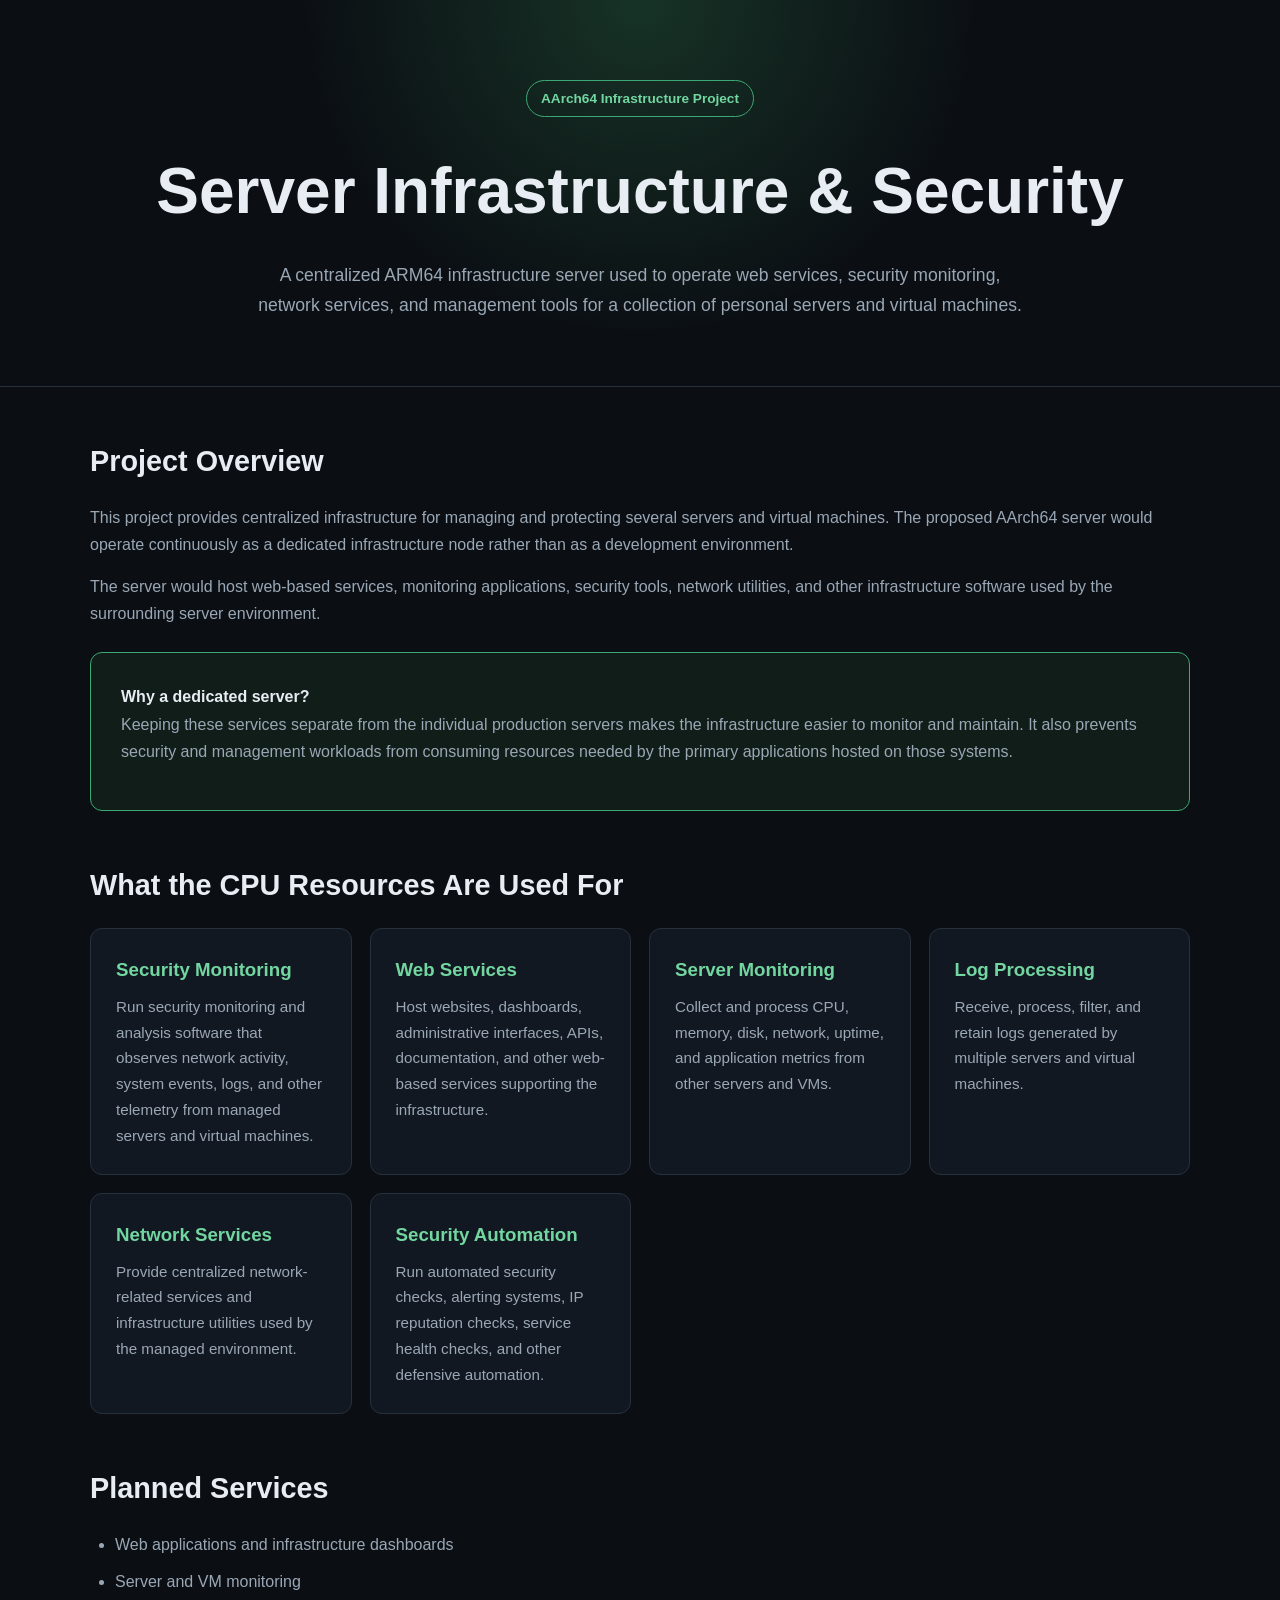
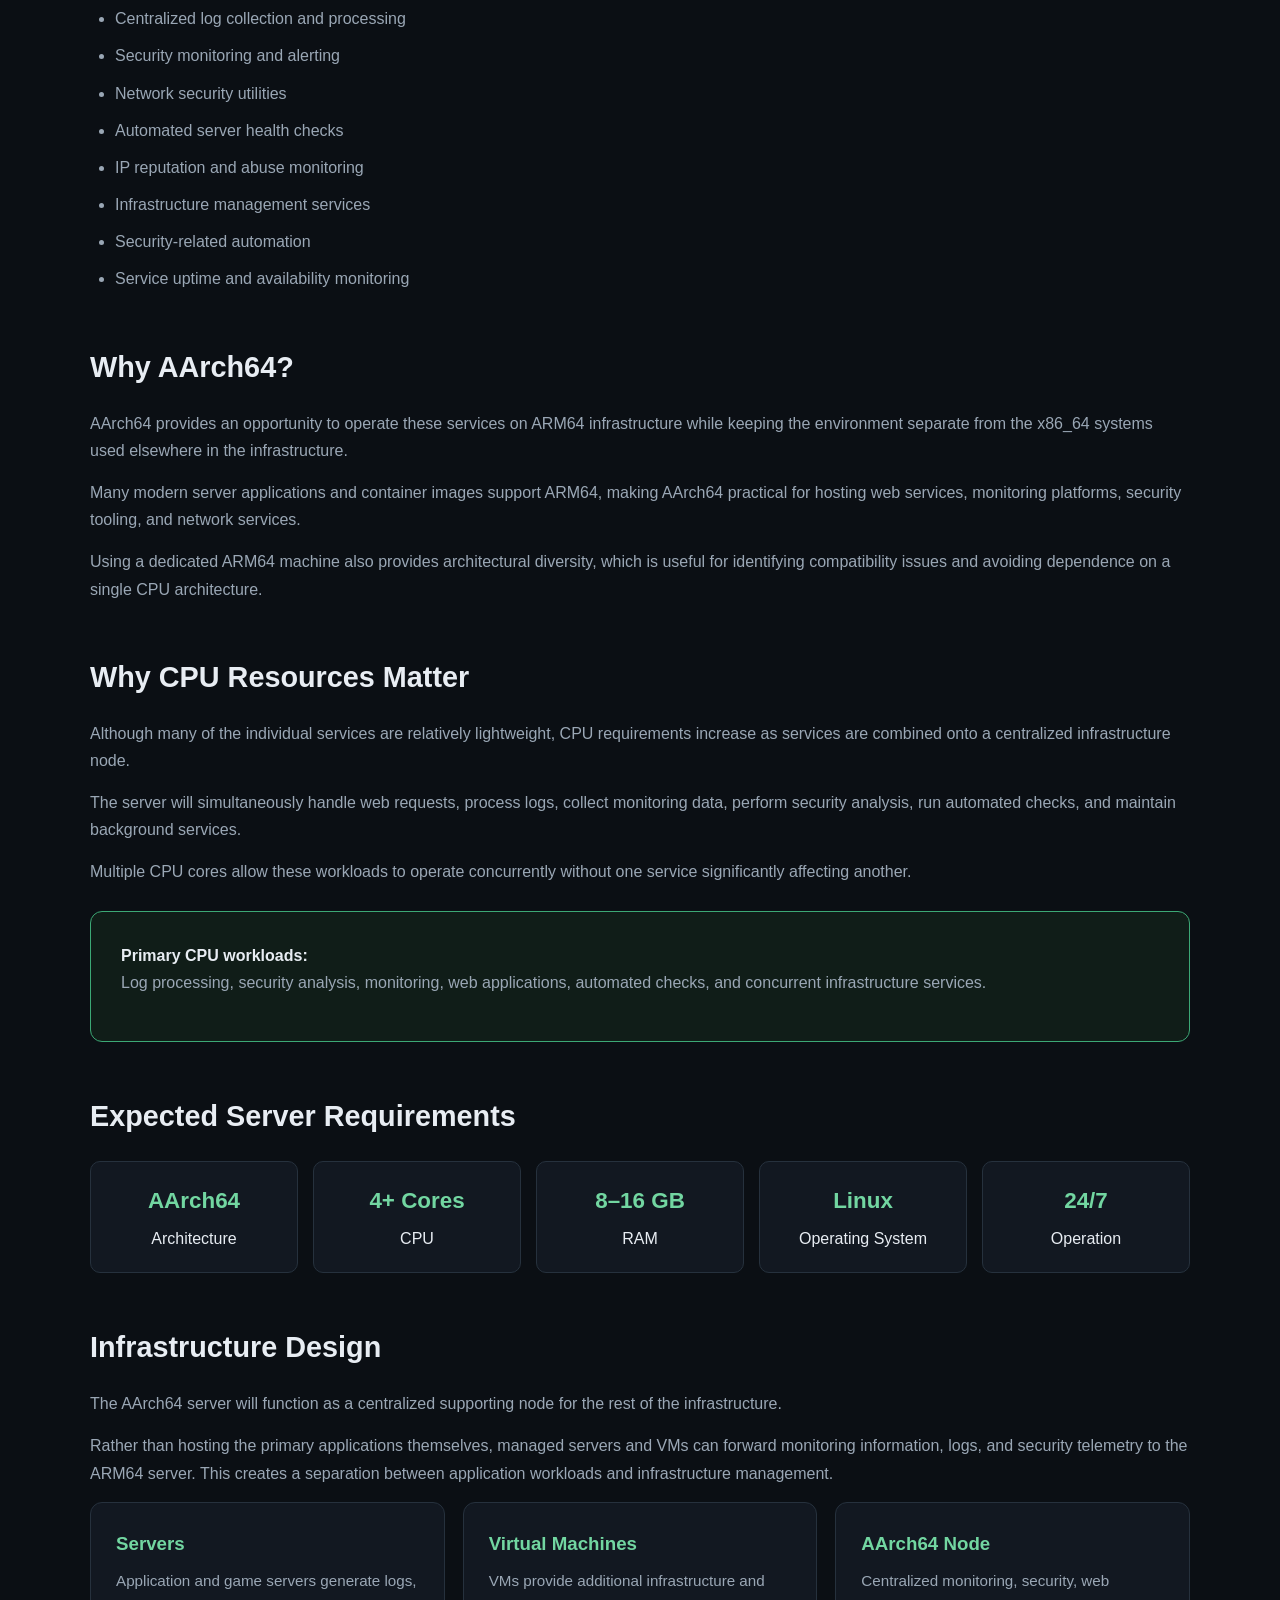
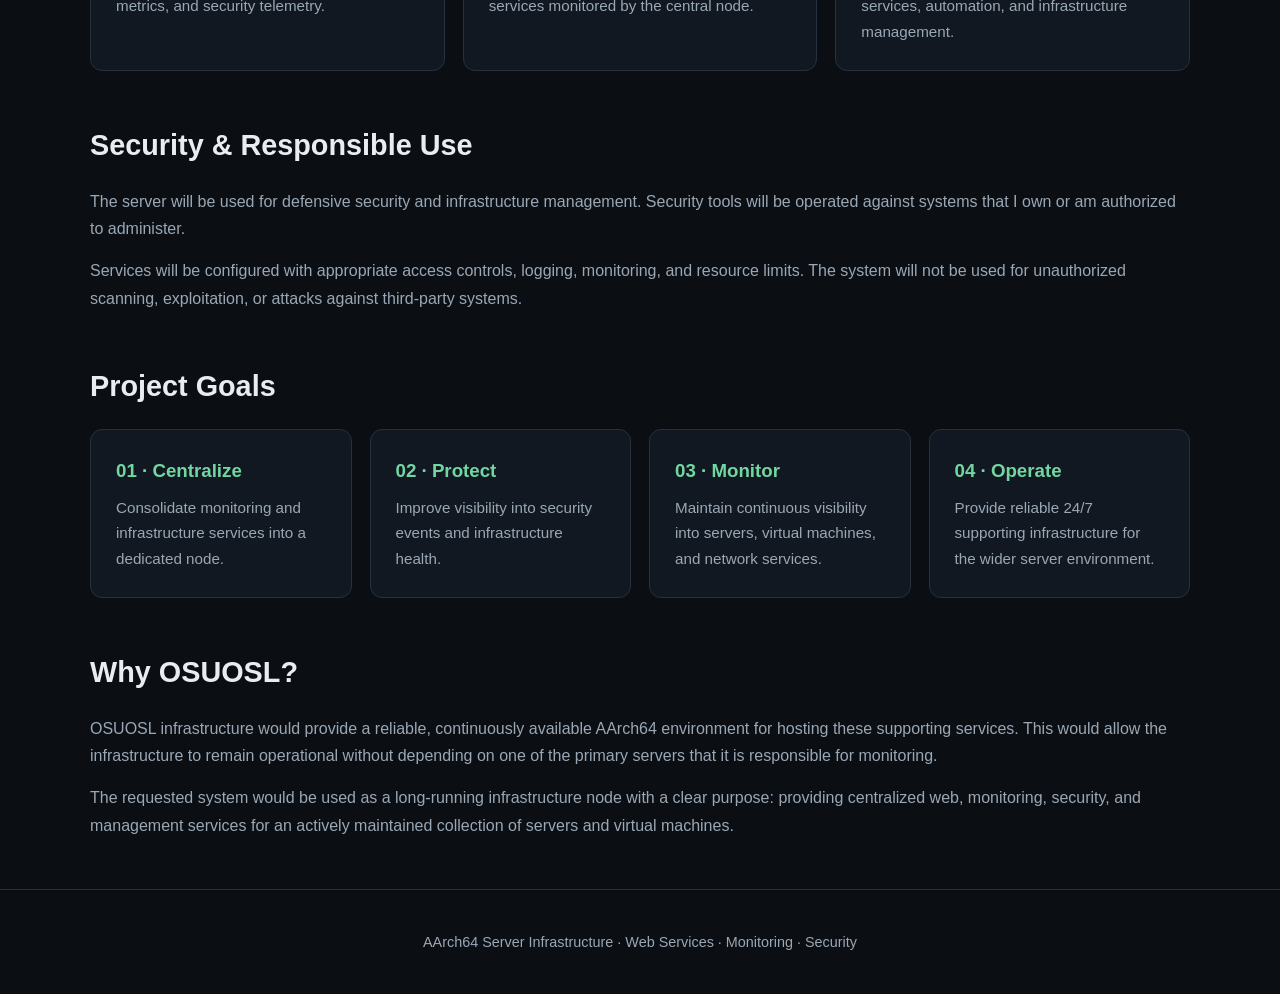
<file: aarch64.html>
<!DOCTYPE html>
<html lang="en">
<head>
    <meta charset="UTF-8">
    <meta name="viewport" content="width=device-width, initial-scale=1.0">

    <title>Server Infrastructure & Security</title>

    <style>
        :root {
            --bg: #0b0f14;
            --card: #121821;
            --card-hover: #18212d;
            --text: #e8edf3;
            --muted: #9aa7b5;
            --accent: #72d6a1;
            --accent-dark: #3ca875;
            --border: #26313d;
        }

        * {
            box-sizing: border-box;
            margin: 0;
            padding: 0;
        }

        body {
            font-family: Arial, Helvetica, sans-serif;
            background: var(--bg);
            color: var(--text);
            line-height: 1.7;
        }

        header {
            padding: 80px 20px 65px;
            text-align: center;
            border-bottom: 1px solid var(--border);
            background:
                radial-gradient(circle at top, #173326 0%, transparent 45%),
                var(--bg);
        }

        header h1 {
            font-size: clamp(2.2rem, 6vw, 4rem);
            margin-bottom: 15px;
        }

        header p {
            max-width: 780px;
            margin: auto;
            color: var(--muted);
            font-size: 1.1rem;
        }

        .badge {
            display: inline-block;
            margin-bottom: 20px;
            padding: 6px 14px;
            border: 1px solid var(--accent-dark);
            border-radius: 999px;
            color: var(--accent);
            font-size: 0.85rem;
            font-weight: bold;
        }

        main {
            width: min(1100px, 92%);
            margin: 50px auto;
        }

        section {
            margin-bottom: 50px;
        }

        h2 {
            margin-bottom: 18px;
            font-size: 1.8rem;
        }

        h3 {
            margin-bottom: 8px;
            color: var(--accent);
        }

        p {
            color: var(--muted);
            margin-bottom: 15px;
        }

        .grid {
            display: grid;
            grid-template-columns: repeat(auto-fit, minmax(240px, 1fr));
            gap: 18px;
        }

        .card {
            padding: 25px;
            background: var(--card);
            border: 1px solid var(--border);
            border-radius: 12px;
            transition: 0.2s ease;
        }

        .card:hover {
            background: var(--card-hover);
            transform: translateY(-3px);
        }

        .card p {
            margin-bottom: 0;
            font-size: 0.95rem;
        }

        .highlight {
            padding: 30px;
            background: #101d18;
            border: 1px solid var(--accent-dark);
            border-radius: 12px;
            margin-top: 25px;
        }

        .highlight strong {
            color: var(--text);
        }

        ul {
            padding-left: 25px;
            color: var(--muted);
        }

        li {
            margin-bottom: 10px;
        }

        .requirements {
            display: grid;
            grid-template-columns: repeat(auto-fit, minmax(180px, 1fr));
            gap: 15px;
            margin-top: 20px;
        }

        .requirement {
            text-align: center;
            padding: 20px;
            background: var(--card);
            border: 1px solid var(--border);
            border-radius: 10px;
        }

        .requirement .value {
            display: block;
            color: var(--accent);
            font-size: 1.4rem;
            font-weight: bold;
            margin-bottom: 5px;
        }

        footer {
            padding: 40px 20px;
            text-align: center;
            border-top: 1px solid var(--border);
            color: var(--muted);
            font-size: 0.9rem;
        }
    </style>
</head>

<body>

<header>
    <span class="badge">AArch64 Infrastructure Project</span>

    <h1>Server Infrastructure & Security</h1>

    <p>
        A centralized ARM64 infrastructure server used to operate
        web services, security monitoring, network services, and
        management tools for a collection of personal servers and
        virtual machines.
    </p>
</header>

<main>

    <section>
        <h2>Project Overview</h2>

        <p>
            This project provides centralized infrastructure for managing
            and protecting several servers and virtual machines. The
            proposed AArch64 server would operate continuously as a
            dedicated infrastructure node rather than as a development
            environment.
        </p>

        <p>
            The server would host web-based services, monitoring
            applications, security tools, network utilities, and other
            infrastructure software used by the surrounding server
            environment.
        </p>

        <div class="highlight">
            <strong>Why a dedicated server?</strong>

            <p>
                Keeping these services separate from the individual
                production servers makes the infrastructure easier to
                monitor and maintain. It also prevents security and
                management workloads from consuming resources needed by
                the primary applications hosted on those systems.
            </p>
        </div>
    </section>


    <section>
        <h2>What the CPU Resources Are Used For</h2>

        <div class="grid">

            <div class="card">
                <h3>Security Monitoring</h3>

                <p>
                    Run security monitoring and analysis software that
                    observes network activity, system events, logs, and
                    other telemetry from managed servers and virtual
                    machines.
                </p>
            </div>

            <div class="card">
                <h3>Web Services</h3>

                <p>
                    Host websites, dashboards, administrative interfaces,
                    APIs, documentation, and other web-based services
                    supporting the infrastructure.
                </p>
            </div>

            <div class="card">
                <h3>Server Monitoring</h3>

                <p>
                    Collect and process CPU, memory, disk, network,
                    uptime, and application metrics from other servers
                    and VMs.
                </p>
            </div>

            <div class="card">
                <h3>Log Processing</h3>

                <p>
                    Receive, process, filter, and retain logs generated
                    by multiple servers and virtual machines.
                </p>
            </div>

            <div class="card">
                <h3>Network Services</h3>

                <p>
                    Provide centralized network-related services and
                    infrastructure utilities used by the managed
                    environment.
                </p>
            </div>

            <div class="card">
                <h3>Security Automation</h3>

                <p>
                    Run automated security checks, alerting systems,
                    IP reputation checks, service health checks, and
                    other defensive automation.
                </p>
            </div>

        </div>
    </section>


    <section>
        <h2>Planned Services</h2>

        <ul>
            <li>Web applications and infrastructure dashboards</li>
            <li>Server and VM monitoring</li>
            <li>Centralized log collection and processing</li>
            <li>Security monitoring and alerting</li>
            <li>Network security utilities</li>
            <li>Automated server health checks</li>
            <li>IP reputation and abuse monitoring</li>
            <li>Infrastructure management services</li>
            <li>Security-related automation</li>
            <li>Service uptime and availability monitoring</li>
        </ul>
    </section>


    <section>
        <h2>Why AArch64?</h2>

        <p>
            AArch64 provides an opportunity to operate these services on
            ARM64 infrastructure while keeping the environment separate
            from the x86_64 systems used elsewhere in the infrastructure.
        </p>

        <p>
            Many modern server applications and container images support
            ARM64, making AArch64 practical for hosting web services,
            monitoring platforms, security tooling, and network services.
        </p>

        <p>
            Using a dedicated ARM64 machine also provides architectural
            diversity, which is useful for identifying compatibility
            issues and avoiding dependence on a single CPU architecture.
        </p>
    </section>


    <section>
        <h2>Why CPU Resources Matter</h2>

        <p>
            Although many of the individual services are relatively
            lightweight, CPU requirements increase as services are
            combined onto a centralized infrastructure node.
        </p>

        <p>
            The server will simultaneously handle web requests, process
            logs, collect monitoring data, perform security analysis,
            run automated checks, and maintain background services.
        </p>

        <p>
            Multiple CPU cores allow these workloads to operate
            concurrently without one service significantly affecting
            another.
        </p>

        <div class="highlight">
            <strong>Primary CPU workloads:</strong>

            <p>
                Log processing, security analysis, monitoring,
                web applications, automated checks, and concurrent
                infrastructure services.
            </p>
        </div>
    </section>


    <section>
        <h2>Expected Server Requirements</h2>

        <div class="requirements">

            <div class="requirement">
                <span class="value">AArch64</span>
                Architecture
            </div>

            <div class="requirement">
                <span class="value">4+ Cores</span>
                CPU
            </div>

            <div class="requirement">
                <span class="value">8–16 GB</span>
                RAM
            </div>

            <div class="requirement">
                <span class="value">Linux</span>
                Operating System
            </div>

            <div class="requirement">
                <span class="value">24/7</span>
                Operation
            </div>

        </div>
    </section>


    <section>
        <h2>Infrastructure Design</h2>

        <p>
            The AArch64 server will function as a centralized supporting
            node for the rest of the infrastructure.
        </p>

        <p>
            Rather than hosting the primary applications themselves,
            managed servers and VMs can forward monitoring information,
            logs, and security telemetry to the ARM64 server. This
            creates a separation between application workloads and
            infrastructure management.
        </p>

        <div class="grid">

            <div class="card">
                <h3>Servers</h3>
                <p>
                    Application and game servers generate logs,
                    metrics, and security telemetry.
                </p>
            </div>

            <div class="card">
                <h3>Virtual Machines</h3>
                <p>
                    VMs provide additional infrastructure and services
                    monitored by the central node.
                </p>
            </div>

            <div class="card">
                <h3>AArch64 Node</h3>
                <p>
                    Centralized monitoring, security, web services,
                    automation, and infrastructure management.
                </p>
            </div>

        </div>
    </section>


    <section>
        <h2>Security & Responsible Use</h2>

        <p>
            The server will be used for defensive security and
            infrastructure management. Security tools will be operated
            against systems that I own or am authorized to administer.
        </p>

        <p>
            Services will be configured with appropriate access controls,
            logging, monitoring, and resource limits. The system will
            not be used for unauthorized scanning, exploitation, or
            attacks against third-party systems.
        </p>
    </section>


    <section>
        <h2>Project Goals</h2>

        <div class="grid">

            <div class="card">
                <h3>01 · Centralize</h3>
                <p>
                    Consolidate monitoring and infrastructure services
                    into a dedicated node.
                </p>
            </div>

            <div class="card">
                <h3>02 · Protect</h3>
                <p>
                    Improve visibility into security events and
                    infrastructure health.
                </p>
            </div>

            <div class="card">
                <h3>03 · Monitor</h3>
                <p>
                    Maintain continuous visibility into servers,
                    virtual machines, and network services.
                </p>
            </div>

            <div class="card">
                <h3>04 · Operate</h3>
                <p>
                    Provide reliable 24/7 supporting infrastructure
                    for the wider server environment.
                </p>
            </div>

        </div>
    </section>


    <section>
        <h2>Why OSUOSL?</h2>

        <p>
            OSUOSL infrastructure would provide a reliable, continuously
            available AArch64 environment for hosting these supporting
            services. This would allow the infrastructure to remain
            operational without depending on one of the primary servers
            that it is responsible for monitoring.
        </p>

        <p>
            The requested system would be used as a long-running
            infrastructure node with a clear purpose: providing
            centralized web, monitoring, security, and management
            services for an actively maintained collection of servers
            and virtual machines.
        </p>
    </section>

</main>

<footer>
    AArch64 Server Infrastructure · Web Services · Monitoring · Security
</footer>

</body>
</html>
</file>
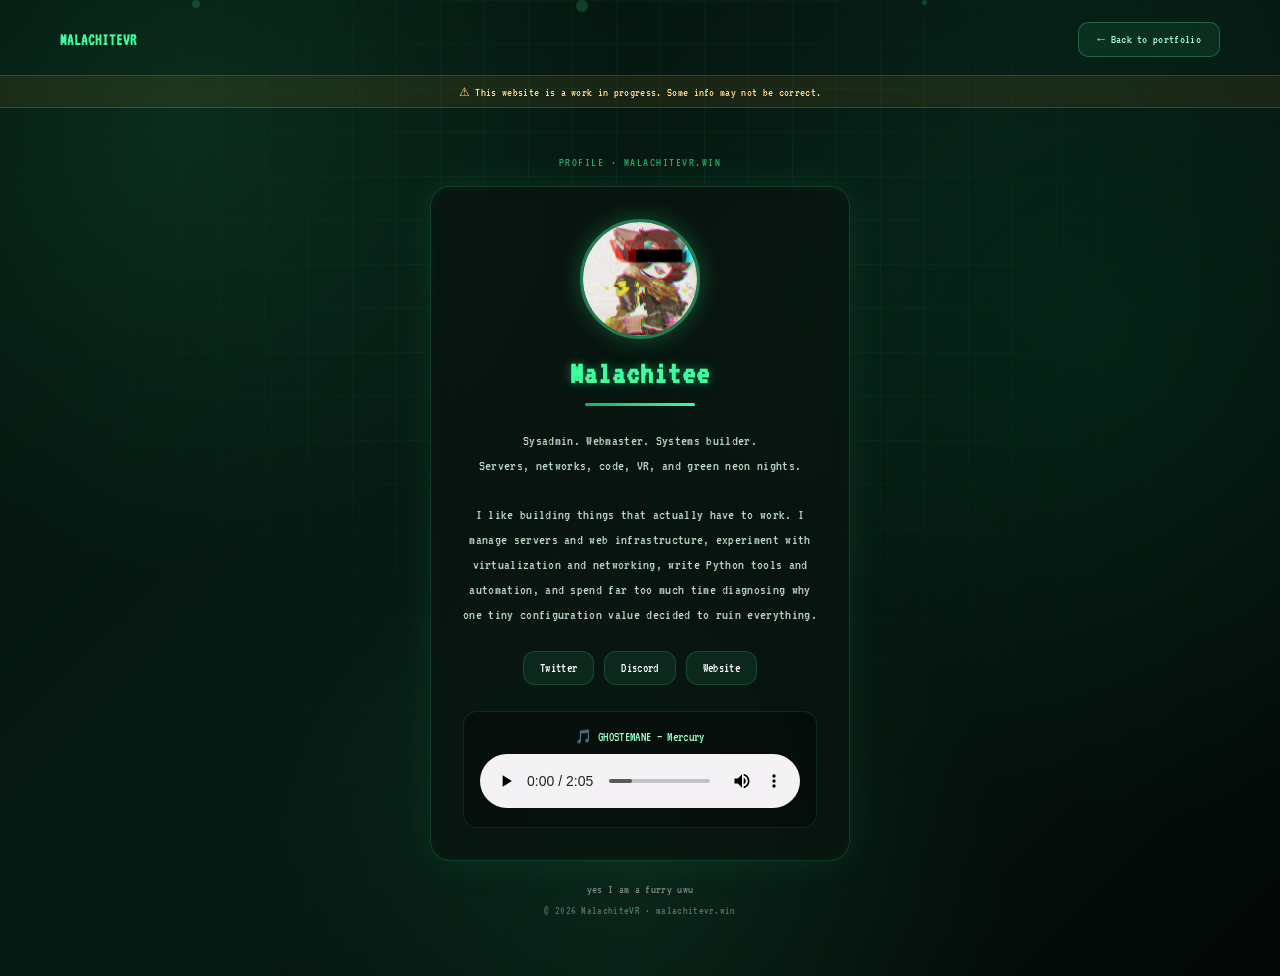
<file: aboutme.html>
<!DOCTYPE html>
<html lang="en">
<head>
<meta charset="UTF-8" />
<meta name="viewport" content="width=device-width, initial-scale=1.0"/>
<meta name="theme-color" content="#3dffa0">
<title>About Me — MalachiteVR</title>
<link rel="icon" type="image/png" href="favicon.png">
<link rel="preconnect" href="https://fonts.googleapis.com">
<link rel="preconnect" href="https://fonts.gstatic.com" crossorigin>
<link href="https://fonts.googleapis.com/css2?family=Syne:wght@600;700;800&family=IBM+Plex+Mono:wght@400;500;600&display=swap" rel="stylesheet">
<link rel="stylesheet" href="aboutme.css" />
</head>
<body>
<div class="grid-bg"></div>
<div class="particle"></div>
<div class="particle"></div>
<div class="particle"></div>

<nav class="topnav">
  <a href="index.html" class="brand">MALACHITEVR</a>
  <a href="index.html" class="back-btn">← Back to portfolio</a>
</nav>

<div class="wip-banner">⚠ This website is a work in progress. Some info may not be correct.</div>

<main class="wrap">
  <div class="eyebrow">Profile · malachitevr.win</div>

  <div class="card reveal">
    <div class="avatar">
      <img src="MOSHED-2025-11-30-0-14-15.gif" alt="Avatar">
    </div>

    <h1>Malachitee</h1>
    <div class="glow-line"></div>

    <div class="bio">
      Sysadmin. Webmaster. Systems builder.<br>
      Servers, networks, code, VR, and green neon nights.
    </div>

    <p class="bio">
      I like building things that actually have to work. I manage servers and web infrastructure, experiment with virtualization and networking, write Python tools and automation, and spend far too much time diagnosing why one tiny configuration value decided to ruin everything.
    </p>

    <div class="socials">
      <a href="https://x.com/CyroTheProtogen" target="_blank" rel="noopener">Twitter</a>
      <a href="https://discord.gg/fGaBajtQPF" target="_blank" rel="noopener">Discord</a>
      <a href="https://malachitevr.win" target="_blank" rel="noopener">Website</a>
    </div>

    <div class="player">
      <div class="song">🎵 GHOSTEMANE — Mercury</div>
      <audio controls>
        <source src="GHOSTEMANE - Mercury.mp3" type="audio/mpeg">
      </audio>
    </div>
  </div>

  <div class="footer">yes I am a furry uwu</div>
  <div class="copyright">© 2026 MalachiteVR · malachitevr.win</div>
</main>
</body>
</html>
</file>
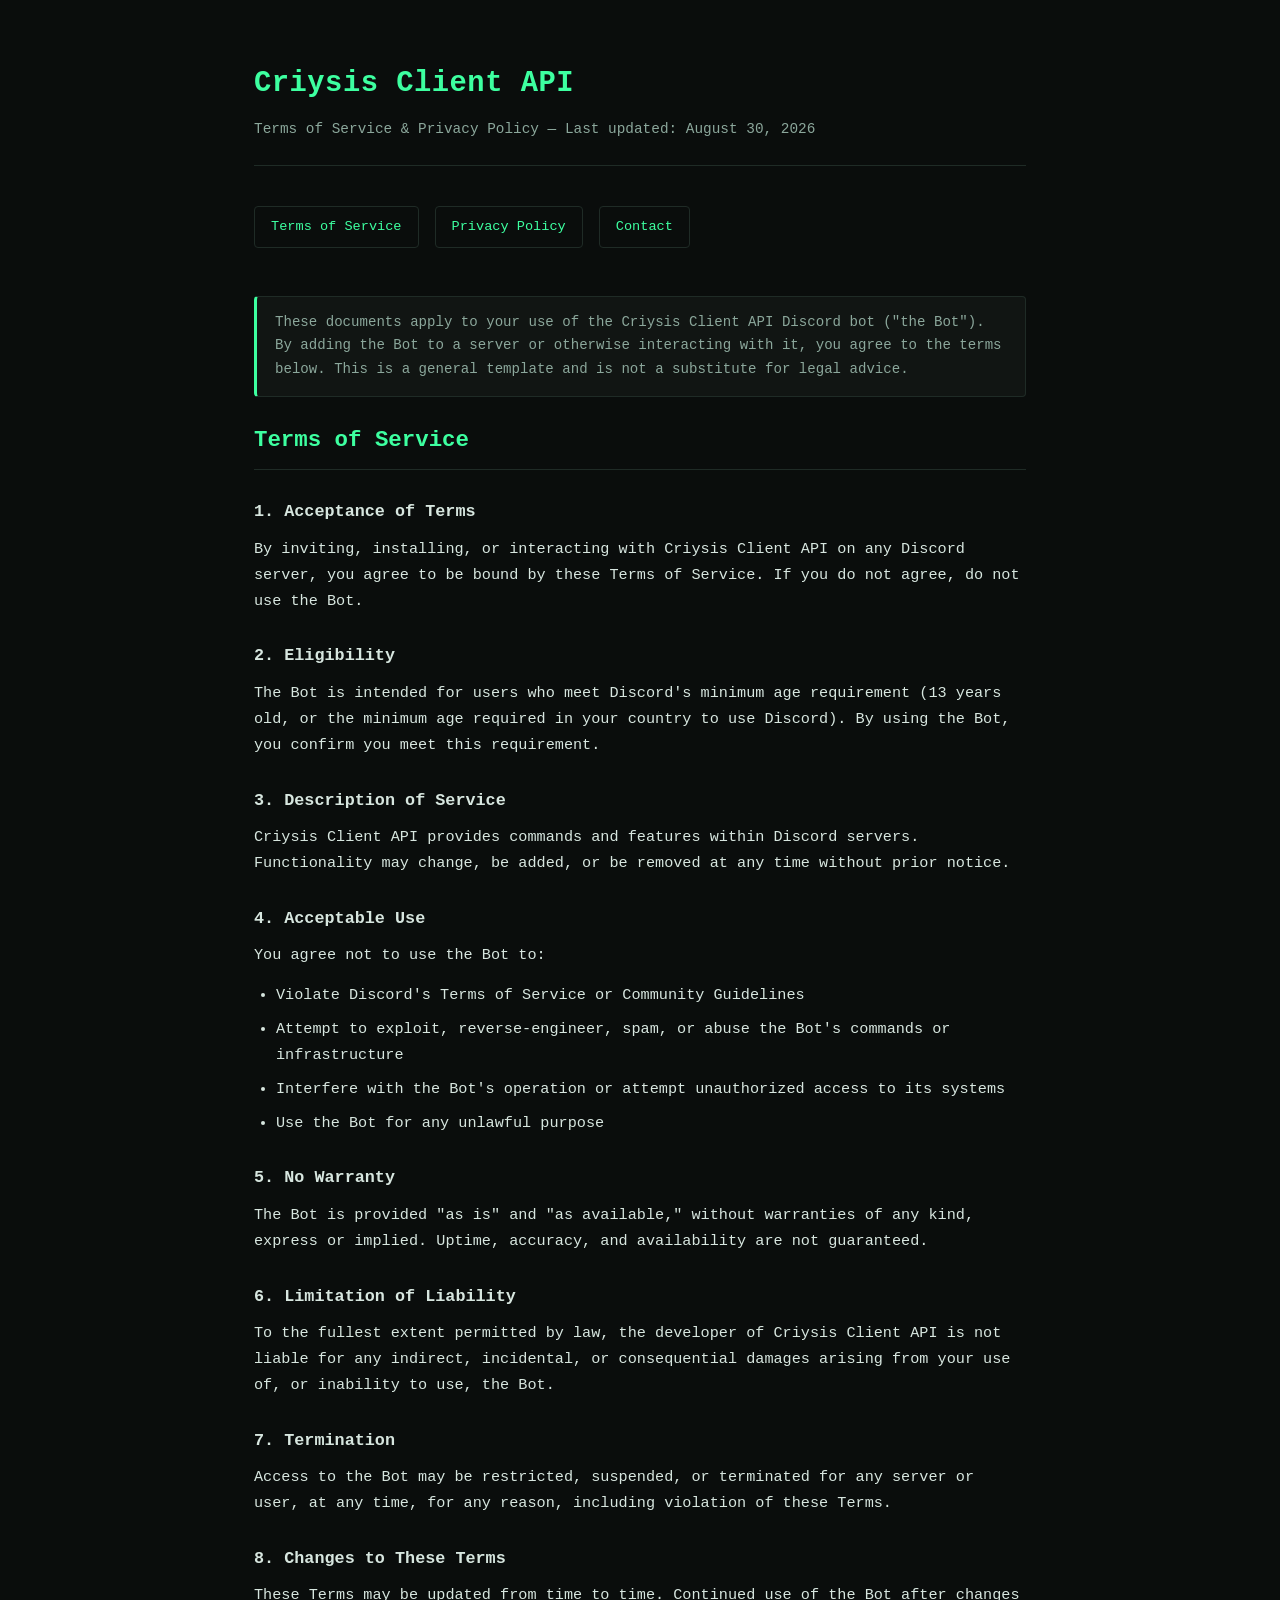
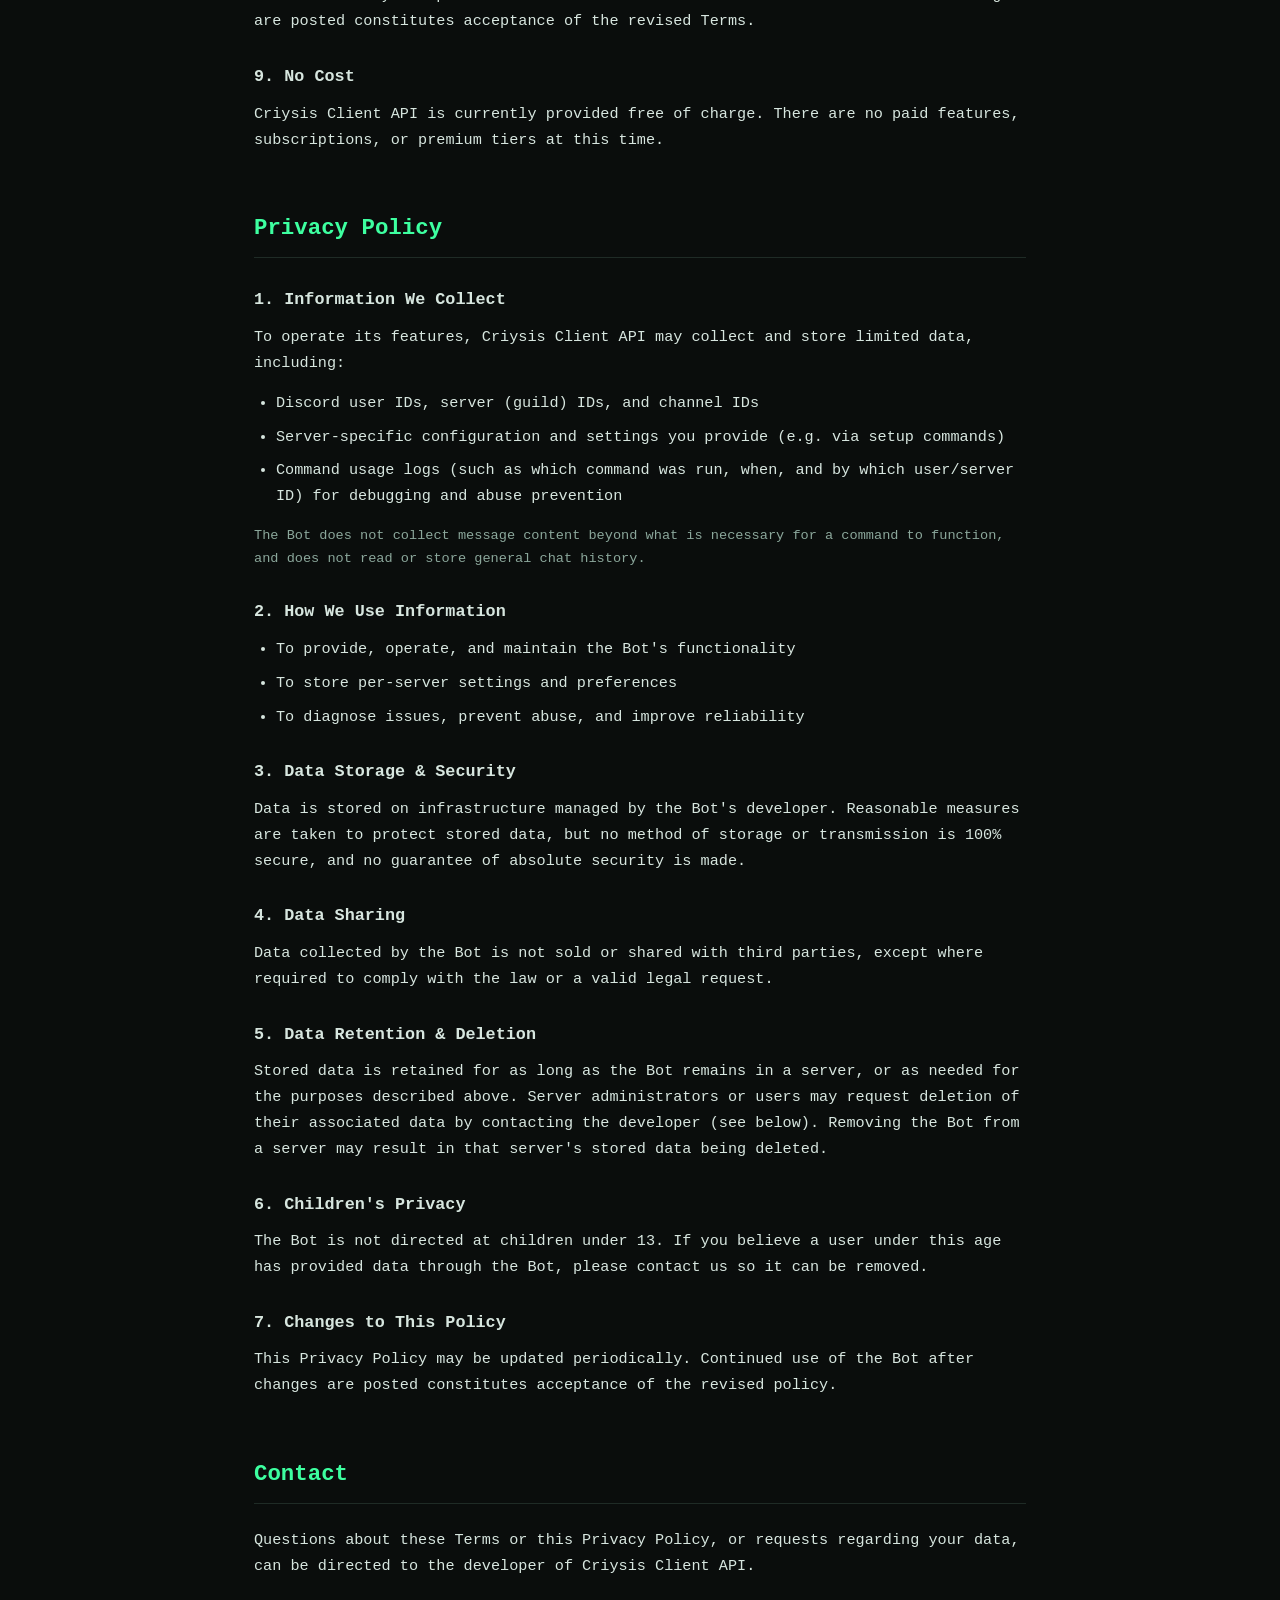
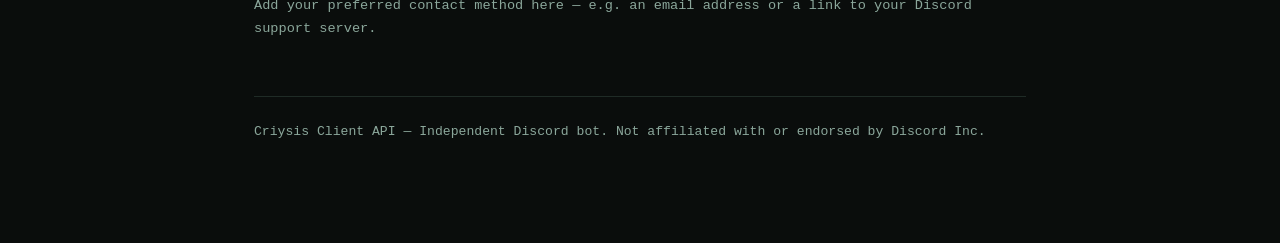
<file: legal.html>
<!DOCTYPE html>
<html lang="en">
<head>
<meta charset="UTF-8">
<meta name="viewport" content="width=device-width, initial-scale=1.0">
<title>Criysis Client API — Terms of Service & Privacy Policy</title>
<style>
  :root {
    --accent: #3dffa0;
    --bg: #0a0d0c;
    --bg-alt: #111513;
    --border: #1f2b26;
    --text: #d7e6df;
    --text-dim: #8ba79b;
  }
  * { box-sizing: border-box; }
  body {
    margin: 0;
    background: var(--bg);
    color: var(--text);
    font-family: 'IBM Plex Mono', 'Courier New', monospace;
    line-height: 1.7;
  }
  .wrap {
    max-width: 820px;
    margin: 0 auto;
    padding: 60px 24px 100px;
  }
  header {
    border-bottom: 1px solid var(--border);
    padding-bottom: 24px;
    margin-bottom: 40px;
  }
  header h1 {
    font-size: 1.8rem;
    margin: 0 0 8px;
    color: var(--accent);
    letter-spacing: 0.5px;
  }
  header p {
    color: var(--text-dim);
    margin: 0;
    font-size: 0.9rem;
  }
  nav.toc {
    display: flex;
    gap: 16px;
    margin-bottom: 48px;
    flex-wrap: wrap;
  }
  nav.toc a {
    color: var(--accent);
    text-decoration: none;
    border: 1px solid var(--border);
    padding: 8px 16px;
    border-radius: 4px;
    font-size: 0.85rem;
    transition: border-color 0.2s, background 0.2s;
  }
  nav.toc a:hover {
    border-color: var(--accent);
    background: rgba(61,255,160,0.06);
  }
  section {
    margin-bottom: 56px;
  }
  section > h2 {
    font-size: 1.4rem;
    color: var(--accent);
    border-bottom: 1px solid var(--border);
    padding-bottom: 10px;
    margin-bottom: 24px;
  }
  h3 {
    font-size: 1.05rem;
    color: var(--text);
    margin: 28px 0 10px;
  }
  p {
    color: var(--text);
    margin: 0 0 14px;
    font-size: 0.95rem;
  }
  ul {
    margin: 0 0 14px;
    padding-left: 22px;
  }
  li {
    margin-bottom: 8px;
    font-size: 0.95rem;
  }
  .muted {
    color: var(--text-dim);
    font-size: 0.85rem;
  }
  .callout {
    background: var(--bg-alt);
    border: 1px solid var(--border);
    border-left: 3px solid var(--accent);
    padding: 14px 18px;
    border-radius: 4px;
    font-size: 0.88rem;
    color: var(--text-dim);
    margin-bottom: 24px;
  }
  code {
    background: var(--bg-alt);
    padding: 2px 6px;
    border-radius: 3px;
    font-size: 0.88em;
    color: var(--accent);
  }
  footer {
    border-top: 1px solid var(--border);
    padding-top: 24px;
    margin-top: 40px;
    color: var(--text-dim);
    font-size: 0.82rem;
  }
  a { color: var(--accent); }
</style>
</head>
<body>
<div class="wrap">

  <header>
    <h1>Criysis Client API</h1>
    <p>Terms of Service &amp; Privacy Policy — Last updated: August 30, 2026</p>
  </header>

  <nav class="toc">
    <a href="#tos">Terms of Service</a>
    <a href="#privacy">Privacy Policy</a>
    <a href="#contact">Contact</a>
  </nav>

  <div class="callout">
    These documents apply to your use of the Criysis Client API Discord bot ("the Bot"). By adding the Bot to a server or otherwise interacting with it, you agree to the terms below. This is a general template and is not a substitute for legal advice.
  </div>

  <section id="tos">
    <h2>Terms of Service</h2>

    <h3>1. Acceptance of Terms</h3>
    <p>By inviting, installing, or interacting with Criysis Client API on any Discord server, you agree to be bound by these Terms of Service. If you do not agree, do not use the Bot.</p>

    <h3>2. Eligibility</h3>
    <p>The Bot is intended for users who meet Discord's minimum age requirement (13 years old, or the minimum age required in your country to use Discord). By using the Bot, you confirm you meet this requirement.</p>

    <h3>3. Description of Service</h3>
    <p>Criysis Client API provides commands and features within Discord servers. Functionality may change, be added, or be removed at any time without prior notice.</p>

    <h3>4. Acceptable Use</h3>
    <p>You agree not to use the Bot to:</p>
    <ul>
      <li>Violate Discord's Terms of Service or Community Guidelines</li>
      <li>Attempt to exploit, reverse-engineer, spam, or abuse the Bot's commands or infrastructure</li>
      <li>Interfere with the Bot's operation or attempt unauthorized access to its systems</li>
      <li>Use the Bot for any unlawful purpose</li>
    </ul>

    <h3>5. No Warranty</h3>
    <p>The Bot is provided "as is" and "as available," without warranties of any kind, express or implied. Uptime, accuracy, and availability are not guaranteed.</p>

    <h3>6. Limitation of Liability</h3>
    <p>To the fullest extent permitted by law, the developer of Criysis Client API is not liable for any indirect, incidental, or consequential damages arising from your use of, or inability to use, the Bot.</p>

    <h3>7. Termination</h3>
    <p>Access to the Bot may be restricted, suspended, or terminated for any server or user, at any time, for any reason, including violation of these Terms.</p>

    <h3>8. Changes to These Terms</h3>
    <p>These Terms may be updated from time to time. Continued use of the Bot after changes are posted constitutes acceptance of the revised Terms.</p>

    <h3>9. No Cost</h3>
    <p>Criysis Client API is currently provided free of charge. There are no paid features, subscriptions, or premium tiers at this time.</p>
  </section>

  <section id="privacy">
    <h2>Privacy Policy</h2>

    <h3>1. Information We Collect</h3>
    <p>To operate its features, Criysis Client API may collect and store limited data, including:</p>
    <ul>
      <li>Discord user IDs, server (guild) IDs, and channel IDs</li>
      <li>Server-specific configuration and settings you provide (e.g. via setup commands)</li>
      <li>Command usage logs (such as which command was run, when, and by which user/server ID) for debugging and abuse prevention</li>
    </ul>
    <p class="muted">The Bot does not collect message content beyond what is necessary for a command to function, and does not read or store general chat history.</p>

    <h3>2. How We Use Information</h3>
    <ul>
      <li>To provide, operate, and maintain the Bot's functionality</li>
      <li>To store per-server settings and preferences</li>
      <li>To diagnose issues, prevent abuse, and improve reliability</li>
    </ul>

    <h3>3. Data Storage & Security</h3>
    <p>Data is stored on infrastructure managed by the Bot's developer. Reasonable measures are taken to protect stored data, but no method of storage or transmission is 100% secure, and no guarantee of absolute security is made.</p>

    <h3>4. Data Sharing</h3>
    <p>Data collected by the Bot is not sold or shared with third parties, except where required to comply with the law or a valid legal request.</p>

    <h3>5. Data Retention & Deletion</h3>
    <p>Stored data is retained for as long as the Bot remains in a server, or as needed for the purposes described above. Server administrators or users may request deletion of their associated data by contacting the developer (see below). Removing the Bot from a server may result in that server's stored data being deleted.</p>

    <h3>6. Children's Privacy</h3>
    <p>The Bot is not directed at children under 13. If you believe a user under this age has provided data through the Bot, please contact us so it can be removed.</p>

    <h3>7. Changes to This Policy</h3>
    <p>This Privacy Policy may be updated periodically. Continued use of the Bot after changes are posted constitutes acceptance of the revised policy.</p>
  </section>

  <section id="contact">
    <h2>Contact</h2>
    <p>Questions about these Terms or this Privacy Policy, or requests regarding your data, can be directed to the developer of Criysis Client API.</p>
    <p class="muted">Add your preferred contact method here — e.g. an email address or a link to your Discord support server.</p>
  </section>

  <footer>
    Criysis Client API — Independent Discord bot. Not affiliated with or endorsed by Discord Inc.
  </footer>

</div>
</body>
</html>
</file>
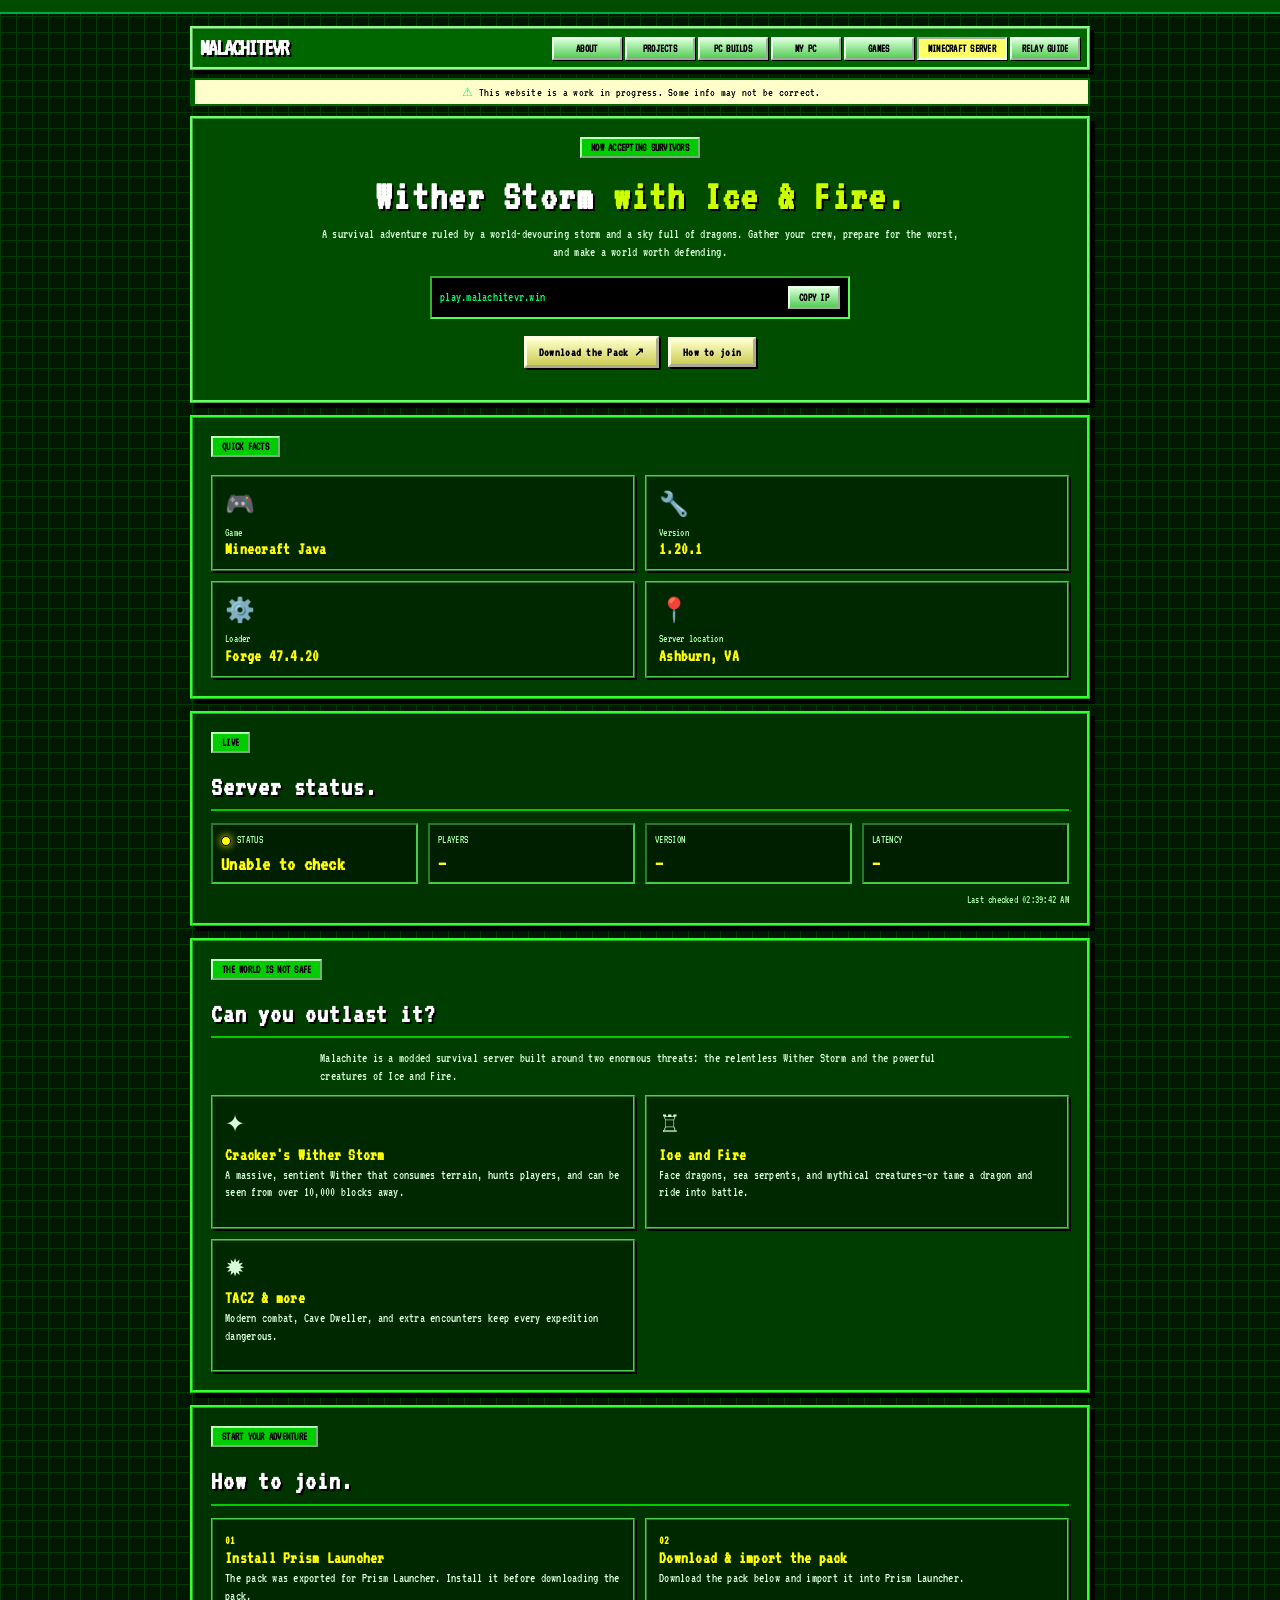
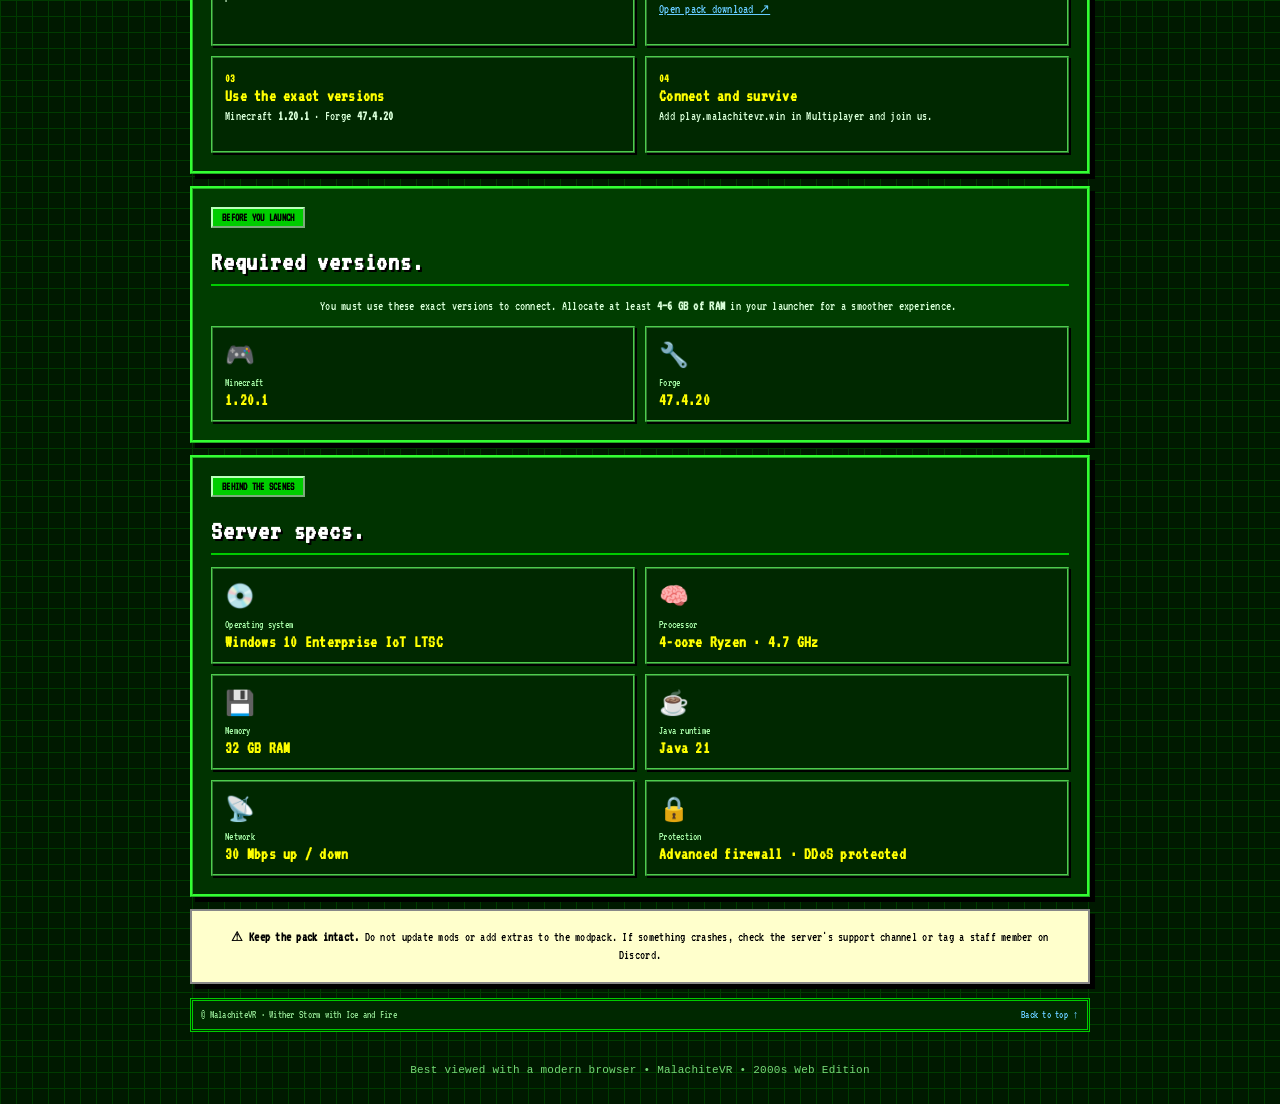
<file: minecraft.html>
<!DOCTYPE html>
<html lang="en">
<head>
  <meta charset="UTF-8">
  <meta name="viewport" content="width=device-width, initial-scale=1.0">
  <meta name="theme-color" content="#00ff66">
  <meta name="description" content="Join MalachiteVR's Minecraft server: Wither Storm with Ice and Fire.">
  <link rel="icon" type="image/png" href="favicon.png">
  <link rel="stylesheet" href="minecraft-server.css">
  <title>Malachite Minecraft Server — MalachiteVR</title>
</head>
<body id="top">

  <nav>
    <a class="nav-logo" href="index.html">MALACHITEVR</a>
    <ul class="nav-links">
      <li><a href="index.html#about">About</a></li>
      <li><a href="my-current-work.html">Projects</a></li>
      <li><a href="pcbuilds.html">PC Builds</a></li>
      <li><a href="mypc.html">My PC</a></li>
      <li><a href="index.html#games">Games</a></li>
      <li><a href="minecraft.html" class="active">Minecraft Server</a></li>
      <li><a href="minecraft_relay_guide.html">Relay Guide</a></li>
    </ul>
  </nav>

  <div class="wip-bar">
    <span style="color:var(--green);">&#9888;</span>
    This website is a work in progress. Some info may not be correct.
  </div>

  <div class="page-hero">
    <div class="hero-tag">Now accepting survivors</div>
    <h1>Wither Storm <span>with Ice &amp; Fire.</span></h1>
    <p class="hero-sub">A survival adventure ruled by a world-devouring storm and a sky full of dragons. Gather your crew, prepare for the worst, and make a world worth defending.</p>
    <div class="email-block">
      <span>play.malachitevr.win</span>
      <a href="#" class="copy-address">Copy IP</a>
    </div>
    <div class="hero-cta">
      <a class="btn" href="https://mcpack.malachitevr.win/" target="_blank" rel="noopener">Download the Pack &#8599;</a>
      <a class="btn" href="#join">How to join</a>
    </div>
  </div>

  <section id="facts">
    <div class="section-label">Quick Facts</div>
    <div class="specs-grid">
      <div class="spec-card"><span class="spec-icon">&#127918;</span><div class="spec-category">Game</div><div class="spec-name">Minecraft Java</div></div>
      <div class="spec-card"><span class="spec-icon">&#128295;</span><div class="spec-category">Version</div><div class="spec-name">1.20.1</div></div>
      <div class="spec-card"><span class="spec-icon">&#9881;&#65039;</span><div class="spec-category">Loader</div><div class="spec-name">Forge 47.4.20</div></div>
      <div class="spec-card"><span class="spec-icon">&#128205;</span><div class="spec-category">Server location</div><div class="spec-name">Ashburn, VA</div></div>
    </div>
  </section>

  <section id="status">
    <div class="section-label">Live</div>
    <h2>Server status.</h2>
    <div class="status-block">
      <div class="stat-block">
        <span class="stat-label"><span class="status-dot" id="statusDot"></span> Status</span>
        <span class="stat-num" id="statusText">Checking…</span>
      </div>
      <div class="stat-block">
        <span class="stat-label">Players</span>
        <span class="stat-num" id="statusPlayers">&mdash;</span>
      </div>
      <div class="stat-block">
        <span class="stat-label">Version</span>
        <span class="stat-num" id="statusVersion">&mdash;</span>
      </div>
      <div class="stat-block">
        <span class="stat-label">Latency</span>
        <span class="stat-num" id="statusLatency">&mdash;</span>
      </div>
    </div>
    <p class="status-updated" id="statusUpdated">Checking server…</p>
  </section>

  <section id="adventure">
    <div class="section-label">The world is not safe</div>
    <h2>Can you outlast it?</h2>
    <p class="hero-sub">Malachite is a modded survival server built around two enormous threats: the relentless Wither Storm and the powerful creatures of Ice and Fire.</p>
    <div class="games-grid">
      <div class="game-card">
        <span class="game-icon">&#10022;</span>
        <div class="game-title">Cracker's Wither Storm</div>
        <p class="game-desc">A massive, sentient Wither that consumes terrain, hunts players, and can be seen from over 10,000 blocks away.</p>
      </div>
      <div class="game-card">
        <span class="game-icon">&#9814;</span>
        <div class="game-title">Ice and Fire</div>
        <p class="game-desc">Face dragons, sea serpents, and mythical creatures&mdash;or tame a dragon and ride into battle.</p>
      </div>
      <div class="game-card">
        <span class="game-icon">&#10041;</span>
        <div class="game-title">TACZ &amp; more</div>
        <p class="game-desc">Modern combat, Cave Dweller, and extra encounters keep every expedition dangerous.</p>
      </div>
    </div>
  </section>

  <section id="join">
    <div class="section-label">Start your adventure</div>
    <h2>How to join.</h2>
    <div class="process-steps">
      <div class="step">
        <span class="step-num">01</span>
        <div class="step-title">Install Prism Launcher</div>
        <p class="step-desc">The pack was exported for Prism Launcher. Install it before downloading the pack.</p>
      </div>
      <div class="step">
        <span class="step-num">02</span>
        <div class="step-title">Download &amp; import the pack</div>
        <p class="step-desc">Download the pack below and import it into Prism Launcher.</p>
        <p><a href="https://mcpack.malachitevr.win/" target="_blank" rel="noopener">Open pack download &#8599;</a></p>
      </div>
      <div class="step">
        <span class="step-num">03</span>
        <div class="step-title">Use the exact versions</div>
        <p class="step-desc">Minecraft <strong>1.20.1</strong> &middot; Forge <strong>47.4.20</strong></p>
      </div>
      <div class="step">
        <span class="step-num">04</span>
        <div class="step-title">Connect and survive</div>
        <p class="step-desc">Add <code>play.malachitevr.win</code> in Multiplayer and join us.</p>
      </div>
    </div>
  </section>

  <section id="requirements">
    <div class="section-label">Before you launch</div>
    <h2>Required versions.</h2>
    <p class="hero-sub">You must use these exact versions to connect. Allocate at least <strong>4&ndash;6 GB of RAM</strong> in your launcher for a smoother experience.</p>
    <div class="specs-grid">
      <div class="spec-card"><span class="spec-icon">&#127918;</span><div class="spec-category">Minecraft</div><div class="spec-name">1.20.1</div></div>
      <div class="spec-card"><span class="spec-icon">&#128295;</span><div class="spec-category">Forge</div><div class="spec-name">47.4.20</div></div>
    </div>
  </section>

  <section id="specs">
    <div class="section-label">Behind the scenes</div>
    <h2>Server specs.</h2>
    <div class="specs-grid">
      <div class="spec-card"><span class="spec-icon">&#128191;</span><div class="spec-category">Operating system</div><div class="spec-name">Windows 10 Enterprise IoT LTSC</div></div>
      <div class="spec-card"><span class="spec-icon">&#129504;</span><div class="spec-category">Processor</div><div class="spec-name">4-core Ryzen &middot; 4.7 GHz</div></div>
      <div class="spec-card"><span class="spec-icon">&#128190;</span><div class="spec-category">Memory</div><div class="spec-name">32 GB RAM</div></div>
      <div class="spec-card"><span class="spec-icon">&#9749;</span><div class="spec-category">Java runtime</div><div class="spec-name">Java 21</div></div>
      <div class="spec-card"><span class="spec-icon">&#128225;</span><div class="spec-category">Network</div><div class="spec-name">30 Mbps up / down</div></div>
      <div class="spec-card"><span class="spec-icon">&#128274;</span><div class="spec-category">Protection</div><div class="spec-name">Advanced firewall &middot; DDoS protected</div></div>
    </div>
  </section>

  <div class="note">
    <strong>&#9888; Keep the pack intact.</strong> Do not update mods or add extras to the modpack. If something crashes, check the server's support channel or tag a staff member on Discord.
  </div>

  <footer>
    <span>&copy; MalachiteVR &middot; Wither Storm with Ice and Fire</span>
    <a href="#top">Back to top &#8593;</a>
  </footer>

<script>
(function () {

  const QUERY_SERVER = 'https://query.malachitevr.win/query';
  const POLL_MS = 30000;

  const dot = document.getElementById('statusDot');
  const text = document.getElementById('statusText');
  const updated = document.getElementById('statusUpdated');
  const players = document.getElementById('statusPlayers');
  const version = document.getElementById('statusVersion');
  const latency = document.getElementById('statusLatency');

  function setState(state) {
    dot.className = 'status-dot ' + state;
  }

  function stamp() {
    const now = new Date();

    updated.textContent =
      'Last checked ' +
      now.toLocaleTimeString([], {
        hour: '2-digit',
        minute: '2-digit',
        second: '2-digit'
      });
  }

  async function checkStatus() {

    try {

      const res = await fetch(
        QUERY_SERVER + '?cache=' + Date.now(),
        {
          cache: 'no-store'
        }
      );

      if (!res.ok) {
        throw new Error('Query server returned HTTP ' + res.status);
      }

      const data = await res.json();

      if (data.online) {

        setState('online');

        text.textContent = 'Online';

        if (
          data.players &&
          typeof data.players.online === 'number'
        ) {
          players.textContent =
            `${data.players.online} / ${data.players.max}`;
        } else {
          players.textContent = '—';
        }

        version.textContent =
          data.version || '—';

        latency.textContent =
          typeof data.latency === 'number'
            ? data.latency + ' ms'
            : '—';

      } else {

        setState('offline');

        text.textContent = 'Offline';

        players.textContent = '—';
        version.textContent = '—';
        latency.textContent = '—';
      }

    } catch (err) {

      console.error(
        'Minecraft query failed:',
        err
      );

      setState('unknown');

      text.textContent = 'Unable to check';

      players.textContent = '—';
      version.textContent = '—';
      latency.textContent = '—';
    }

    stamp();
  }

  checkStatus();

  setInterval(
    checkStatus,
    POLL_MS
  );

})();
</script>
</body>
</html>
</file>
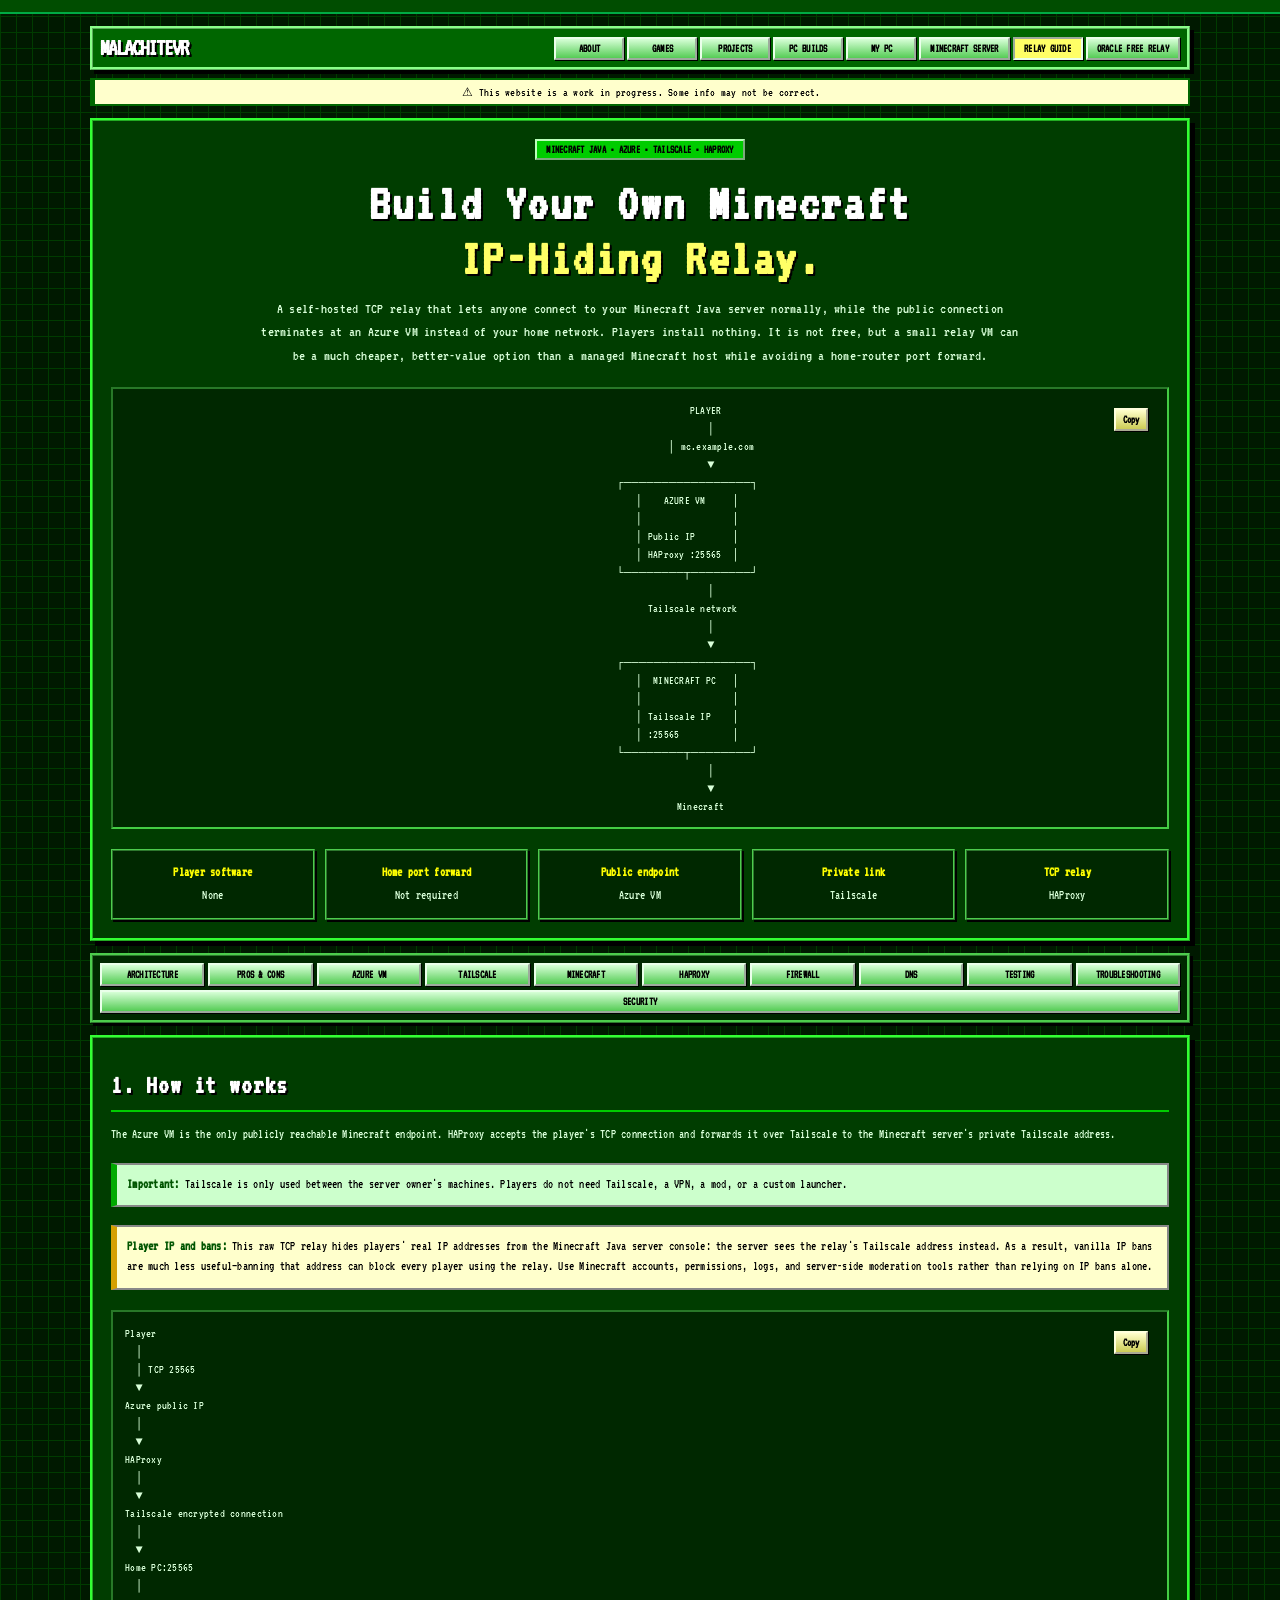
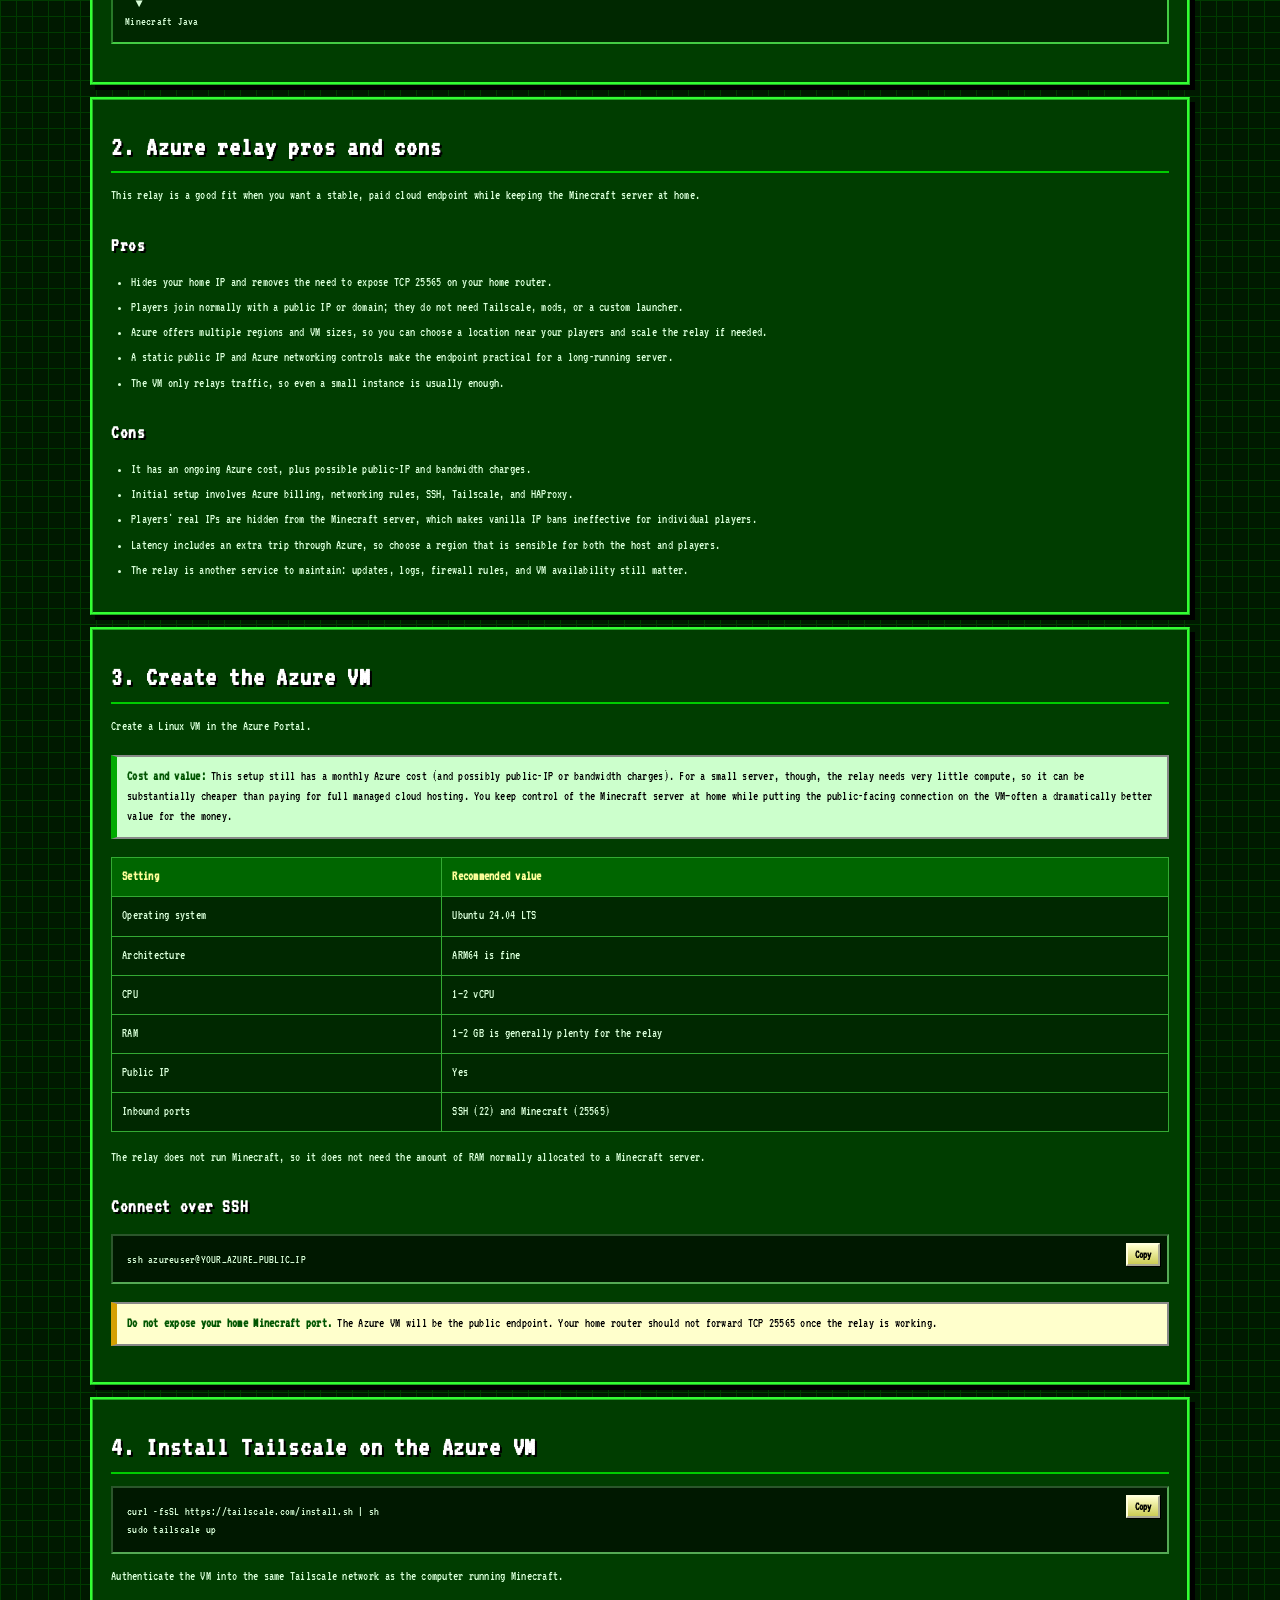
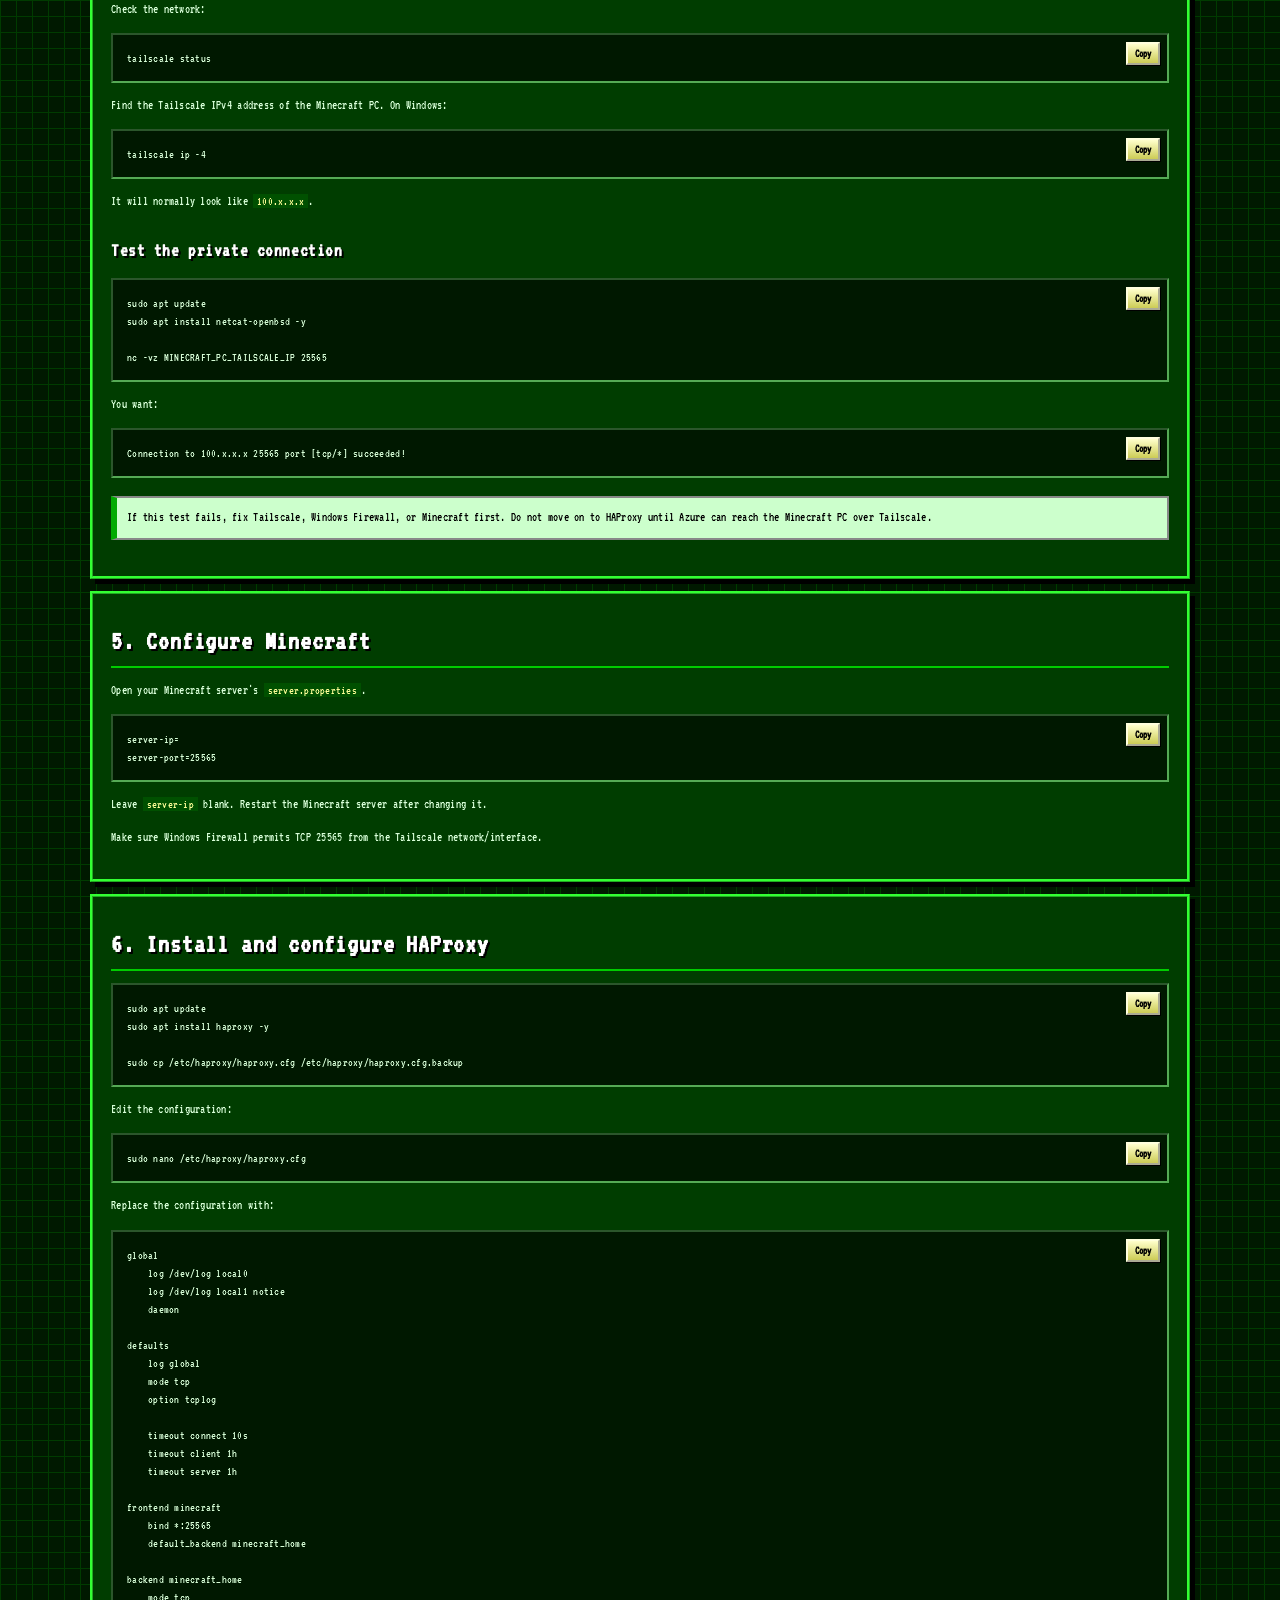
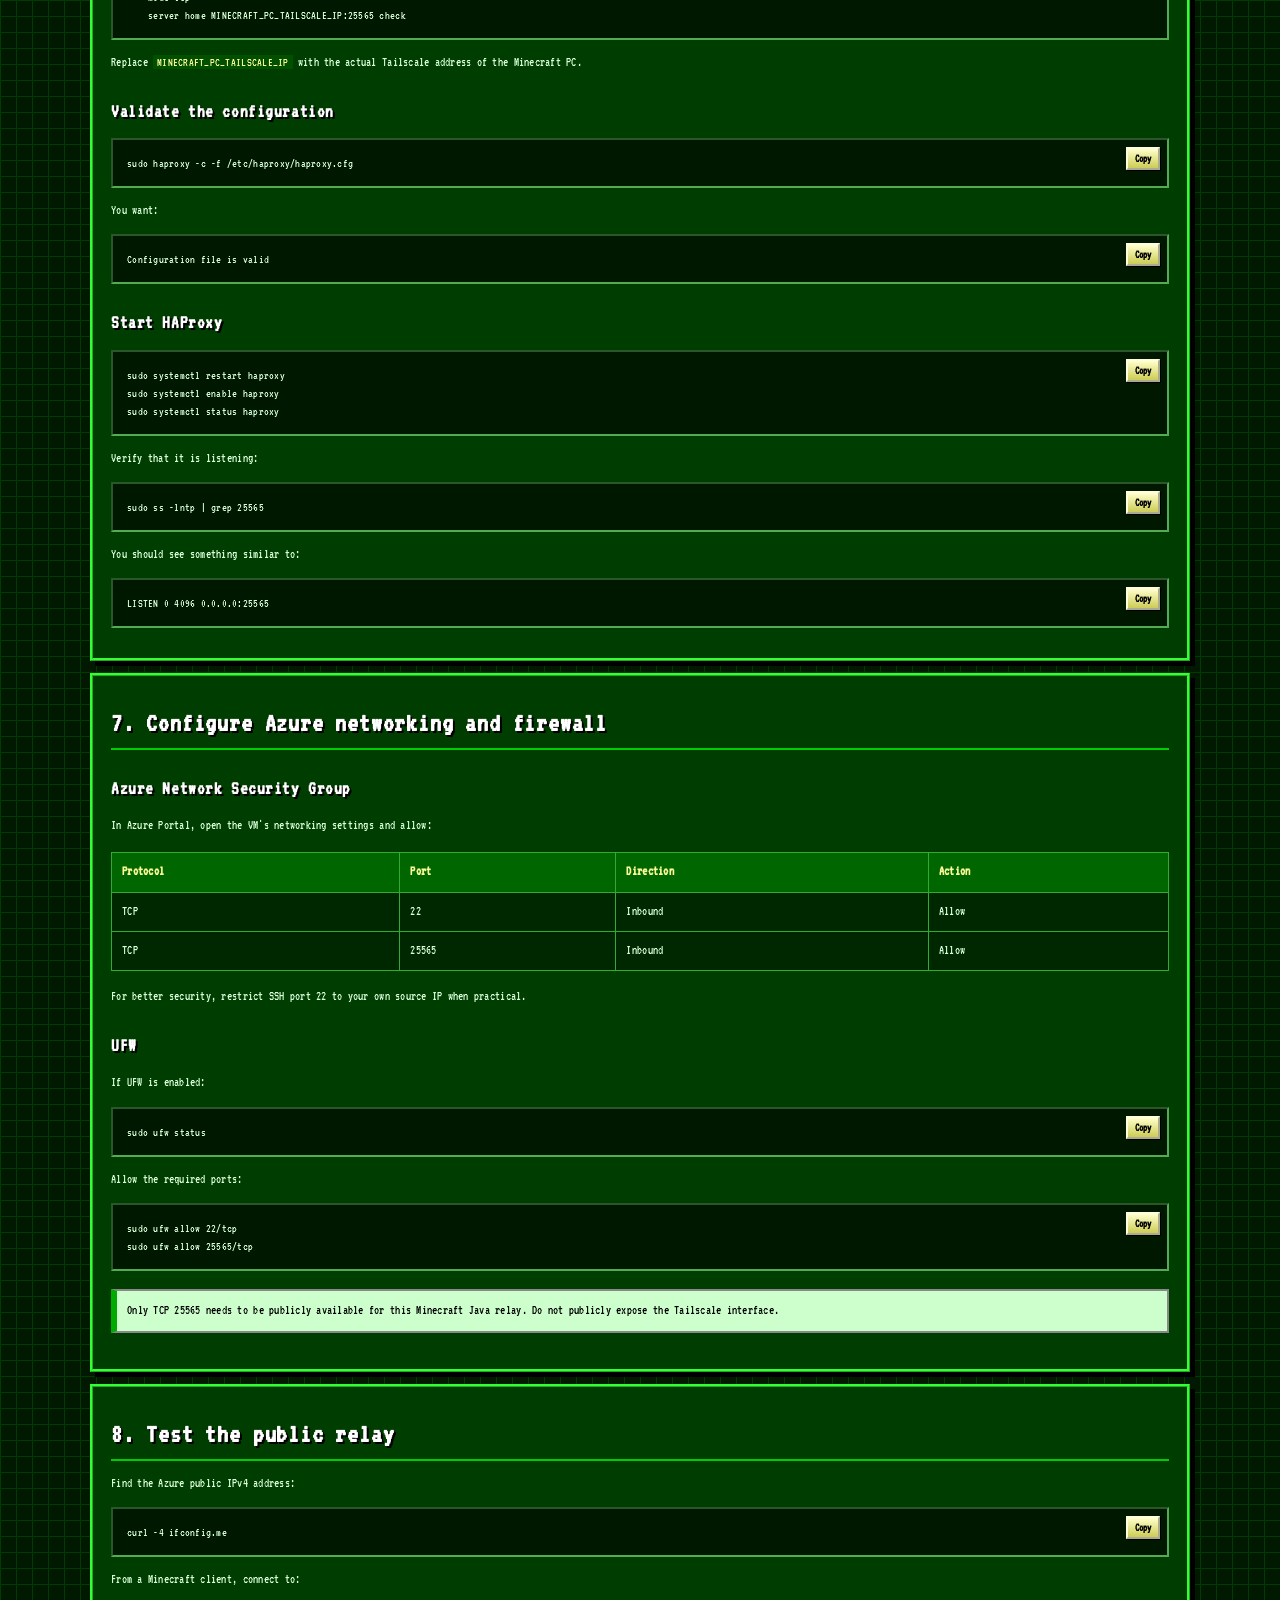
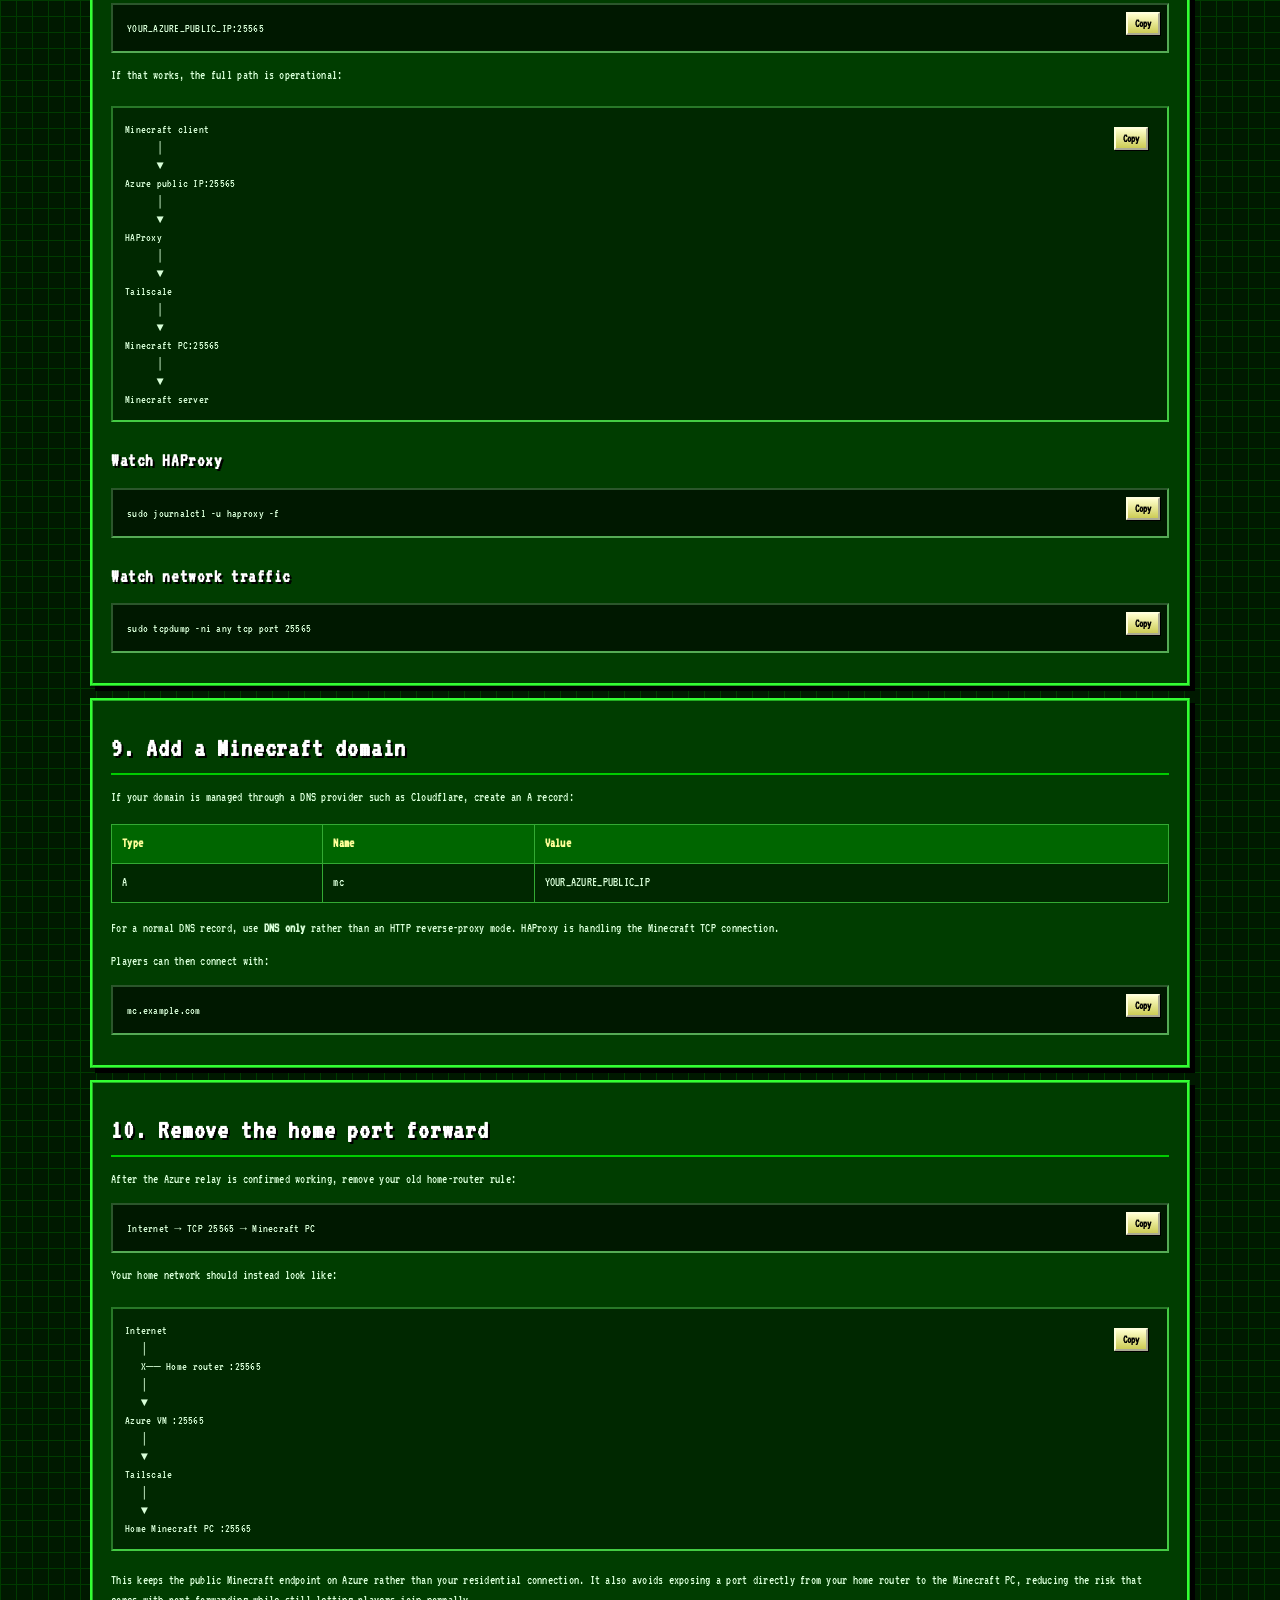
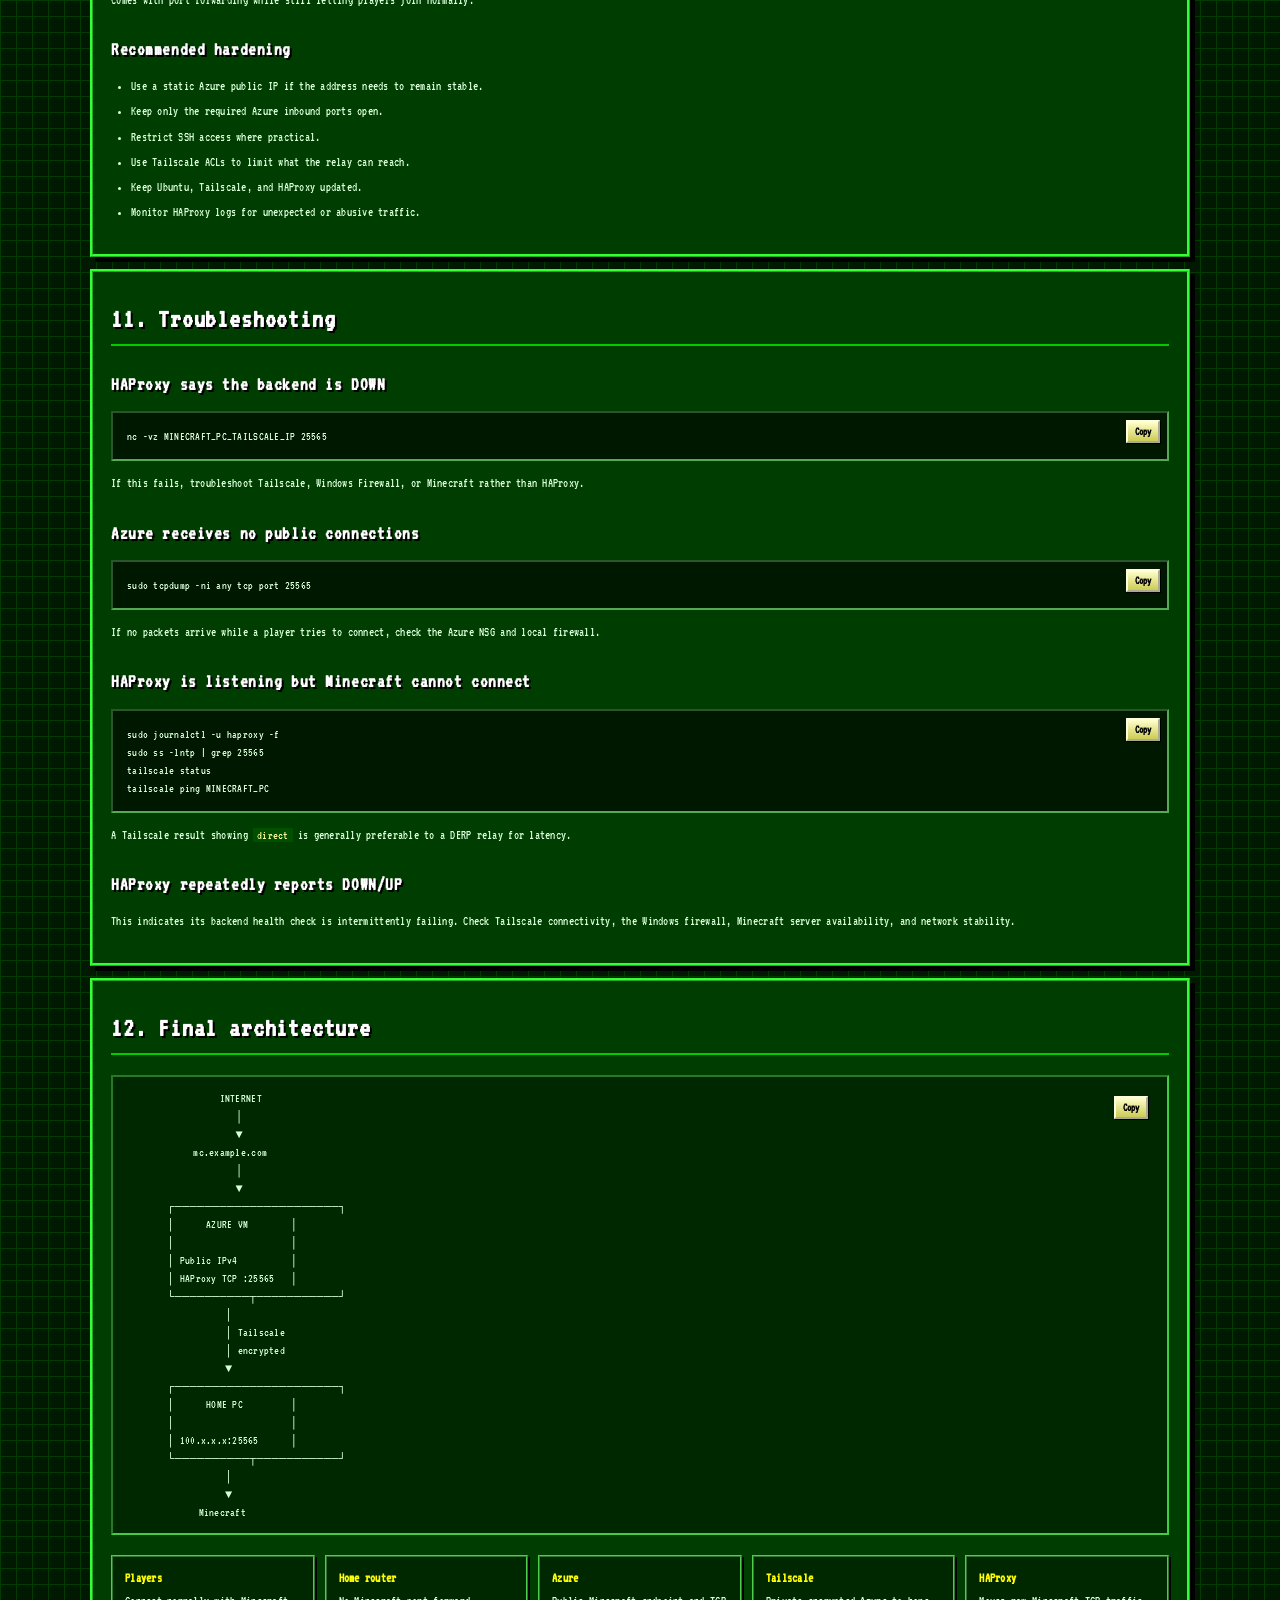
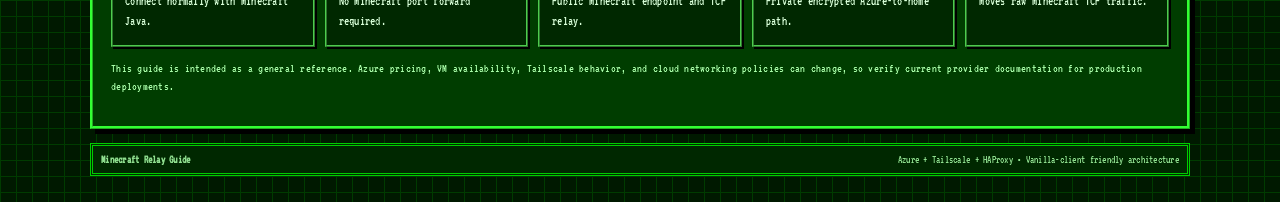
<file: minecraft_relay_guide.html>
<!DOCTYPE html>
<html lang="en">
<head>
<meta charset="UTF-8">
<meta name="viewport" content="width=device-width, initial-scale=1.0">
<meta name="theme-color" content="#00cc55">
<meta name="description" content="A complete guide to building a Minecraft Java TCP relay using an Azure VM, Tailscale, and HAProxy.">
<link rel="icon" type="image/png" href="favicon.png">
<link rel="stylesheet" href="minecraft-relay-guide.css">
<title>Minecraft Relay Guide &mdash; MalachiteVR</title>
</head>
<body>

<nav>
  <a class="nav-logo" href="index.html">MALACHITEVR</a>
  <ul class="nav-links">
    <li><a href="index.html#about">About</a></li>
    <li><a href="index.html#games">Games</a></li>
    <li><a href="my-current-work.html">Projects</a></li>
    <li><a href="pcbuilds.html">PC Builds</a></li>
    <li><a href="mypc.html">My PC</a></li>
    <li><a href="minecraft.html">Minecraft Server</a></li>
    <li><a href="minecraft_relay_guide.html" class="active">Relay Guide</a></li>
    <li><a href="oracle-free-minecraft-relay-guide.html">Oracle Free Relay</a></li>
  </ul>
</nav>

<div class="wip-bar"><span>&#9888;</span> This website is a work in progress. Some info may not be correct.</div>

<header class="guide-hero">
  <span class="badge">Minecraft Java • Azure • Tailscale • HAProxy</span>
  <h1>Build Your Own Minecraft<br><span>IP-Hiding Relay.</span></h1>
  <p class="lead">
    A self-hosted TCP relay that lets anyone connect to your Minecraft Java server normally,
    while the public connection terminates at an Azure VM instead of your home network.
    Players install nothing. It is not free, but a small relay VM can be a much cheaper,
    better-value option than a managed Minecraft host while avoiding a home-router port forward.
  </p>

  <div class="diagram">
<pre>
                         PLAYER
                           │
                           │ mc.example.com
                           ▼
                  ┌─────────────────┐
                  │    AZURE VM     │
                  │                 │
                  │ Public IP       │
                  │ HAProxy :25565  │
                  └────────┬────────┘
                           │
                    Tailscale network
                           │
                           ▼
                  ┌─────────────────┐
                  │  MINECRAFT PC   │
                  │                 │
                  │ Tailscale IP    │
                  │ :25565          │
                  └────────┬────────┘
                           │
                           ▼
                       Minecraft
</pre>
  </div>

  <div class="card-grid">
    <div class="card"><strong>Player software</strong>None</div>
    <div class="card"><strong>Home port forward</strong>Not required</div>
    <div class="card"><strong>Public endpoint</strong>Azure VM</div>
    <div class="card"><strong>Private link</strong>Tailscale</div>
    <div class="card"><strong>TCP relay</strong>HAProxy</div>
  </div>
</header>

<nav class="guide-directory" aria-label="Guide directory">
  <a href="#architecture">Architecture</a>
  <a href="#tradeoffs">Pros &amp; Cons</a>
  <a href="#azure">Azure VM</a>
  <a href="#tailscale">Tailscale</a>
  <a href="#minecraft">Minecraft</a>
  <a href="#haproxy">HAProxy</a>
  <a href="#firewall">Firewall</a>
  <a href="#dns">DNS</a>
  <a href="#testing">Testing</a>
  <a href="#troubleshooting">Troubleshooting</a>
  <a href="#security">Security</a>
</nav>

<main>

<section id="architecture">
<h2>1. How it works</h2>
<p>
The Azure VM is the only publicly reachable Minecraft endpoint. HAProxy accepts the
player's TCP connection and forwards it over Tailscale to the Minecraft server's
private Tailscale address.
</p>

<div class="note">
<strong>Important:</strong> Tailscale is only used between the server owner's machines.
Players do not need Tailscale, a VPN, a mod, or a custom launcher.
</div>

<div class="warning">
<strong>Player IP and bans:</strong> This raw TCP relay hides players' real IP addresses from
the Minecraft Java server console: the server sees the relay's Tailscale address instead.
As a result, vanilla IP bans are much less useful&mdash;banning that address can block every
player using the relay. Use Minecraft accounts, permissions, logs, and server-side moderation
tools rather than relying on IP bans alone.
</div>

<div class="diagram">
<pre>
Player
  │
  │ TCP 25565
  ▼
Azure public IP
  │
  ▼
HAProxy
  │
  ▼
Tailscale encrypted connection
  │
  ▼
Home PC:25565
  │
  ▼
Minecraft Java
</pre>
</div>
</section>

<section id="tradeoffs">
<h2>2. Azure relay pros and cons</h2>
<p>This relay is a good fit when you want a stable, paid cloud endpoint while keeping the Minecraft server at home.</p>

<h3>Pros</h3>
<ul class="checklist">
<li>Hides your home IP and removes the need to expose TCP 25565 on your home router.</li>
<li>Players join normally with a public IP or domain; they do not need Tailscale, mods, or a custom launcher.</li>
<li>Azure offers multiple regions and VM sizes, so you can choose a location near your players and scale the relay if needed.</li>
<li>A static public IP and Azure networking controls make the endpoint practical for a long-running server.</li>
<li>The VM only relays traffic, so even a small instance is usually enough.</li>
</ul>

<h3>Cons</h3>
<ul class="checklist">
<li>It has an ongoing Azure cost, plus possible public-IP and bandwidth charges.</li>
<li>Initial setup involves Azure billing, networking rules, SSH, Tailscale, and HAProxy.</li>
<li>Players' real IPs are hidden from the Minecraft server, which makes vanilla IP bans ineffective for individual players.</li>
<li>Latency includes an extra trip through Azure, so choose a region that is sensible for both the host and players.</li>
<li>The relay is another service to maintain: updates, logs, firewall rules, and VM availability still matter.</li>
</ul>
</section>

<section id="azure">
<h2>3. Create the Azure VM</h2>
<p>Create a Linux VM in the Azure Portal.</p>

<div class="note">
<strong>Cost and value:</strong> This setup still has a monthly Azure cost (and possibly
public-IP or bandwidth charges). For a small server, though, the relay needs very little
compute, so it can be substantially cheaper than paying for full managed cloud hosting.
You keep control of the Minecraft server at home while putting the public-facing connection
on the VM—often a dramatically better value for the money.
</div>

<table>
<tr><th>Setting</th><th>Recommended value</th></tr>
<tr><td>Operating system</td><td>Ubuntu 24.04 LTS</td></tr>
<tr><td>Architecture</td><td>ARM64 is fine</td></tr>
<tr><td>CPU</td><td>1–2 vCPU</td></tr>
<tr><td>RAM</td><td>1–2 GB is generally plenty for the relay</td></tr>
<tr><td>Public IP</td><td>Yes</td></tr>
<tr><td>Inbound ports</td><td>SSH (22) and Minecraft (25565)</td></tr>
</table>

<p>The relay does not run Minecraft, so it does not need the amount of RAM normally
allocated to a Minecraft server.</p>

<h3>Connect over SSH</h3>
<pre><code>ssh azureuser@YOUR_AZURE_PUBLIC_IP</code></pre>

<div class="warning">
<strong>Do not expose your home Minecraft port.</strong>
The Azure VM will be the public endpoint. Your home router should not forward
TCP 25565 once the relay is working.
</div>
</section>

<section id="tailscale">
<h2>4. Install Tailscale on the Azure VM</h2>
<pre><code>curl -fsSL https://tailscale.com/install.sh | sh
sudo tailscale up</code></pre>

<p>Authenticate the VM into the same Tailscale network as the computer running Minecraft.</p>

<p>Check the network:</p>
<pre><code>tailscale status</code></pre>

<p>Find the Tailscale IPv4 address of the Minecraft PC. On Windows:</p>
<pre><code>tailscale ip -4</code></pre>

<p>It will normally look like <code>100.x.x.x</code>.</p>

<h3>Test the private connection</h3>
<pre><code>sudo apt update
sudo apt install netcat-openbsd -y

nc -vz MINECRAFT_PC_TAILSCALE_IP 25565</code></pre>

<p>You want:</p>
<pre><code>Connection to 100.x.x.x 25565 port [tcp/*] succeeded!</code></pre>

<div class="note">
If this test fails, fix Tailscale, Windows Firewall, or Minecraft first.
Do not move on to HAProxy until Azure can reach the Minecraft PC over Tailscale.
</div>
</section>

<section id="minecraft">
<h2>5. Configure Minecraft</h2>
<p>Open your Minecraft server's <code>server.properties</code>.</p>

<pre><code>server-ip=
server-port=25565</code></pre>

<p>Leave <code>server-ip</code> blank. Restart the Minecraft server after changing it.</p>

<p>Make sure Windows Firewall permits TCP 25565 from the Tailscale network/interface.</p>
</section>

<section id="haproxy">
<h2>6. Install and configure HAProxy</h2>

<pre><code>sudo apt update
sudo apt install haproxy -y

sudo cp /etc/haproxy/haproxy.cfg /etc/haproxy/haproxy.cfg.backup</code></pre>

<p>Edit the configuration:</p>
<pre><code>sudo nano /etc/haproxy/haproxy.cfg</code></pre>

<p>Replace the configuration with:</p>

<pre><code>global
    log /dev/log local0
    log /dev/log local1 notice
    daemon

defaults
    log global
    mode tcp
    option tcplog

    timeout connect 10s
    timeout client 1h
    timeout server 1h

frontend minecraft
    bind *:25565
    default_backend minecraft_home

backend minecraft_home
    mode tcp
    server home MINECRAFT_PC_TAILSCALE_IP:25565 check</code></pre>

<p>Replace <code>MINECRAFT_PC_TAILSCALE_IP</code> with the actual Tailscale address of the
Minecraft PC.</p>

<h3>Validate the configuration</h3>
<pre><code>sudo haproxy -c -f /etc/haproxy/haproxy.cfg</code></pre>

<p>You want:</p>
<pre><code>Configuration file is valid</code></pre>

<h3>Start HAProxy</h3>
<pre><code>sudo systemctl restart haproxy
sudo systemctl enable haproxy
sudo systemctl status haproxy</code></pre>

<p>Verify that it is listening:</p>
<pre><code>sudo ss -lntp | grep 25565</code></pre>

<p>You should see something similar to:</p>
<pre><code>LISTEN 0 4096 0.0.0.0:25565</code></pre>
</section>

<section id="firewall">
<h2>7. Configure Azure networking and firewall</h2>

<h3>Azure Network Security Group</h3>
<p>In Azure Portal, open the VM's networking settings and allow:</p>

<table>
<tr><th>Protocol</th><th>Port</th><th>Direction</th><th>Action</th></tr>
<tr><td>TCP</td><td>22</td><td>Inbound</td><td>Allow</td></tr>
<tr><td>TCP</td><td>25565</td><td>Inbound</td><td>Allow</td></tr>
</table>

<p>For better security, restrict SSH port 22 to your own source IP when practical.</p>

<h3>UFW</h3>
<p>If UFW is enabled:</p>
<pre><code>sudo ufw status</code></pre>

<p>Allow the required ports:</p>
<pre><code>sudo ufw allow 22/tcp
sudo ufw allow 25565/tcp</code></pre>

<div class="note">
Only TCP 25565 needs to be publicly available for this Minecraft Java relay.
Do not publicly expose the Tailscale interface.
</div>
</section>

<section id="testing">
<h2>8. Test the public relay</h2>

<p>Find the Azure public IPv4 address:</p>
<pre><code>curl -4 ifconfig.me</code></pre>

<p>From a Minecraft client, connect to:</p>
<pre><code>YOUR_AZURE_PUBLIC_IP:25565</code></pre>

<p>If that works, the full path is operational:</p>

<div class="diagram">
<pre>
Minecraft client
      │
      ▼
Azure public IP:25565
      │
      ▼
HAProxy
      │
      ▼
Tailscale
      │
      ▼
Minecraft PC:25565
      │
      ▼
Minecraft server
</pre>
</div>

<h3>Watch HAProxy</h3>
<pre><code>sudo journalctl -u haproxy -f</code></pre>

<h3>Watch network traffic</h3>
<pre><code>sudo tcpdump -ni any tcp port 25565</code></pre>
</section>

<section id="dns">
<h2>9. Add a Minecraft domain</h2>

<p>If your domain is managed through a DNS provider such as Cloudflare, create an A record:</p>

<table>
<tr><th>Type</th><th>Name</th><th>Value</th></tr>
<tr><td>A</td><td>mc</td><td>YOUR_AZURE_PUBLIC_IP</td></tr>
</table>

<p>For a normal DNS record, use <strong>DNS only</strong> rather than an HTTP reverse-proxy
mode. HAProxy is handling the Minecraft TCP connection.</p>

<p>Players can then connect with:</p>
<pre><code>mc.example.com</code></pre>
</section>

<section id="security">
<h2>10. Remove the home port forward</h2>

<p>After the Azure relay is confirmed working, remove your old home-router rule:</p>

<pre><code>Internet → TCP 25565 → Minecraft PC</code></pre>

<p>Your home network should instead look like:</p>

<div class="diagram">
<pre>
Internet
   │
   X── Home router :25565
   │
   ▼
Azure VM :25565
   │
   ▼
Tailscale
   │
   ▼
Home Minecraft PC :25565
</pre>
</div>

<p>This keeps the public Minecraft endpoint on Azure rather than your residential
connection. It also avoids exposing a port directly from your home router to the Minecraft
PC, reducing the risk that comes with port forwarding while still letting players join
normally.</p>

<h3>Recommended hardening</h3>
<ul class="checklist">
<li>Use a static Azure public IP if the address needs to remain stable.</li>
<li>Keep only the required Azure inbound ports open.</li>
<li>Restrict SSH access where practical.</li>
<li>Use Tailscale ACLs to limit what the relay can reach.</li>
<li>Keep Ubuntu, Tailscale, and HAProxy updated.</li>
<li>Monitor HAProxy logs for unexpected or abusive traffic.</li>
</ul>
</section>

<section id="troubleshooting">
<h2>11. Troubleshooting</h2>

<h3>HAProxy says the backend is DOWN</h3>
<pre><code>nc -vz MINECRAFT_PC_TAILSCALE_IP 25565</code></pre>
<p>If this fails, troubleshoot Tailscale, Windows Firewall, or Minecraft rather than HAProxy.</p>

<h3>Azure receives no public connections</h3>
<pre><code>sudo tcpdump -ni any tcp port 25565</code></pre>
<p>If no packets arrive while a player tries to connect, check the Azure NSG and local firewall.</p>

<h3>HAProxy is listening but Minecraft cannot connect</h3>
<pre><code>sudo journalctl -u haproxy -f
sudo ss -lntp | grep 25565
tailscale status
tailscale ping MINECRAFT_PC</code></pre>

<p>A Tailscale result showing <code>direct</code> is generally preferable to a DERP relay
for latency.</p>

<h3>HAProxy repeatedly reports DOWN/UP</h3>
<p>This indicates its backend health check is intermittently failing. Check Tailscale
connectivity, the Windows firewall, Minecraft server availability, and network stability.</p>
</section>

<section>
<h2>12. Final architecture</h2>

<div class="diagram">
<pre>
                  INTERNET
                     │
                     ▼
             mc.example.com
                     │
                     ▼
        ┌──────────────────────┐
        │      AZURE VM        │
        │                      │
        │ Public IPv4          │
        │ HAProxy TCP :25565   │
        └──────────┬───────────┘
                   │
                   │ Tailscale
                   │ encrypted
                   ▼
        ┌──────────────────────┐
        │      HOME PC         │
        │                      │
        │ 100.x.x.x:25565      │
        └──────────┬───────────┘
                   │
                   ▼
              Minecraft
</pre>
</div>

<div class="card-grid">
  <div class="card"><strong>Players</strong>Connect normally with Minecraft Java.</div>
  <div class="card"><strong>Home router</strong>No Minecraft port forward required.</div>
  <div class="card"><strong>Azure</strong>Public Minecraft endpoint and TCP relay.</div>
  <div class="card"><strong>Tailscale</strong>Private encrypted Azure-to-home path.</div>
  <div class="card"><strong>HAProxy</strong>Moves raw Minecraft TCP traffic.</div>
</div>

<p class="small">
This guide is intended as a general reference. Azure pricing, VM availability,
Tailscale behavior, and cloud networking policies can change, so verify current
provider documentation for production deployments.
</p>
</section>

</main>

<footer>
  <strong>Minecraft Relay Guide</strong>
  <p>Azure + Tailscale + HAProxy • Vanilla-client friendly architecture</p>
</footer>

<script>
document.querySelectorAll("pre").forEach(pre => {
  const btn = document.createElement("button");
  btn.className = "copy";
  btn.textContent = "Copy";
  btn.addEventListener("click", async () => {
    const text = pre.innerText.replace(/^Copy\\n/, "");
    try {
      await navigator.clipboard.writeText(text);
      btn.textContent = "Copied!";
      setTimeout(() => btn.textContent = "Copy", 1200);
    } catch {
      btn.textContent = "Select manually";
      setTimeout(() => btn.textContent = "Copy", 1500);
    }
  });
  pre.prepend(btn);
});
</script>

</body>
</html>
</file>
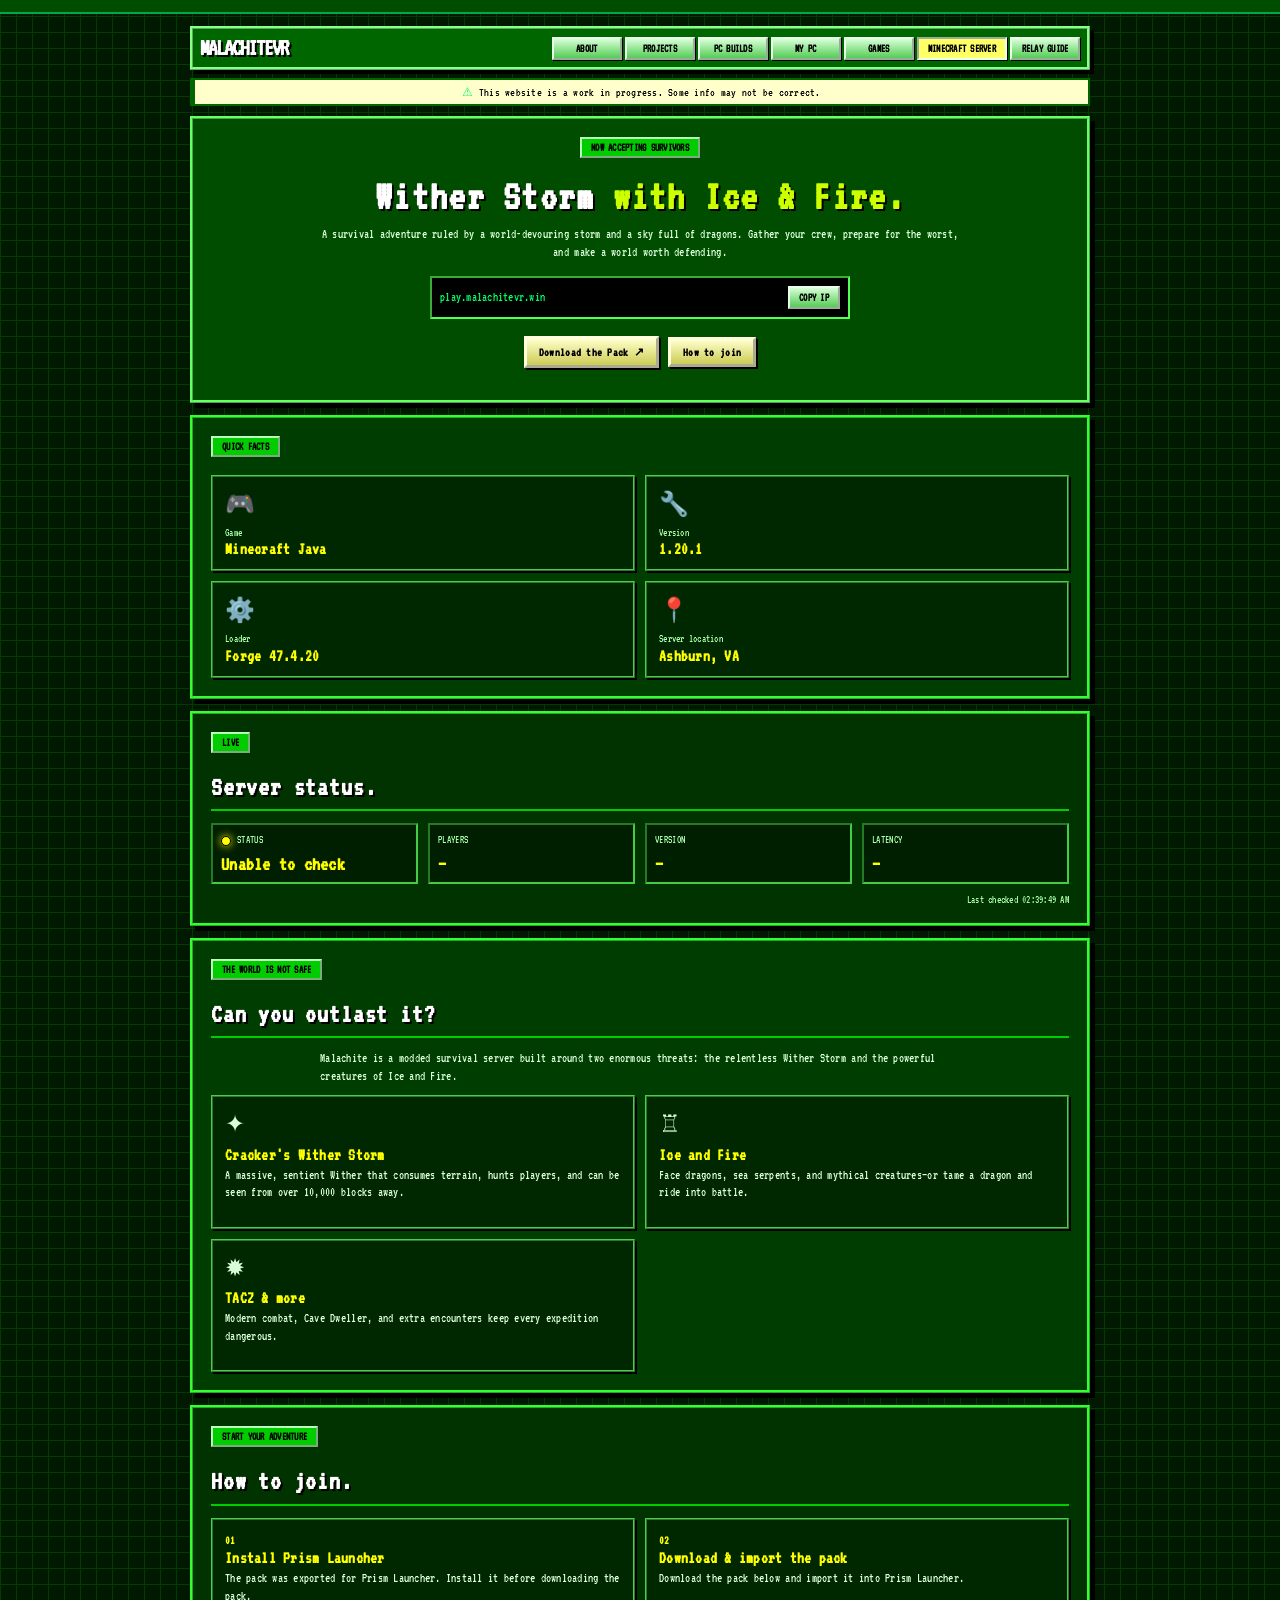
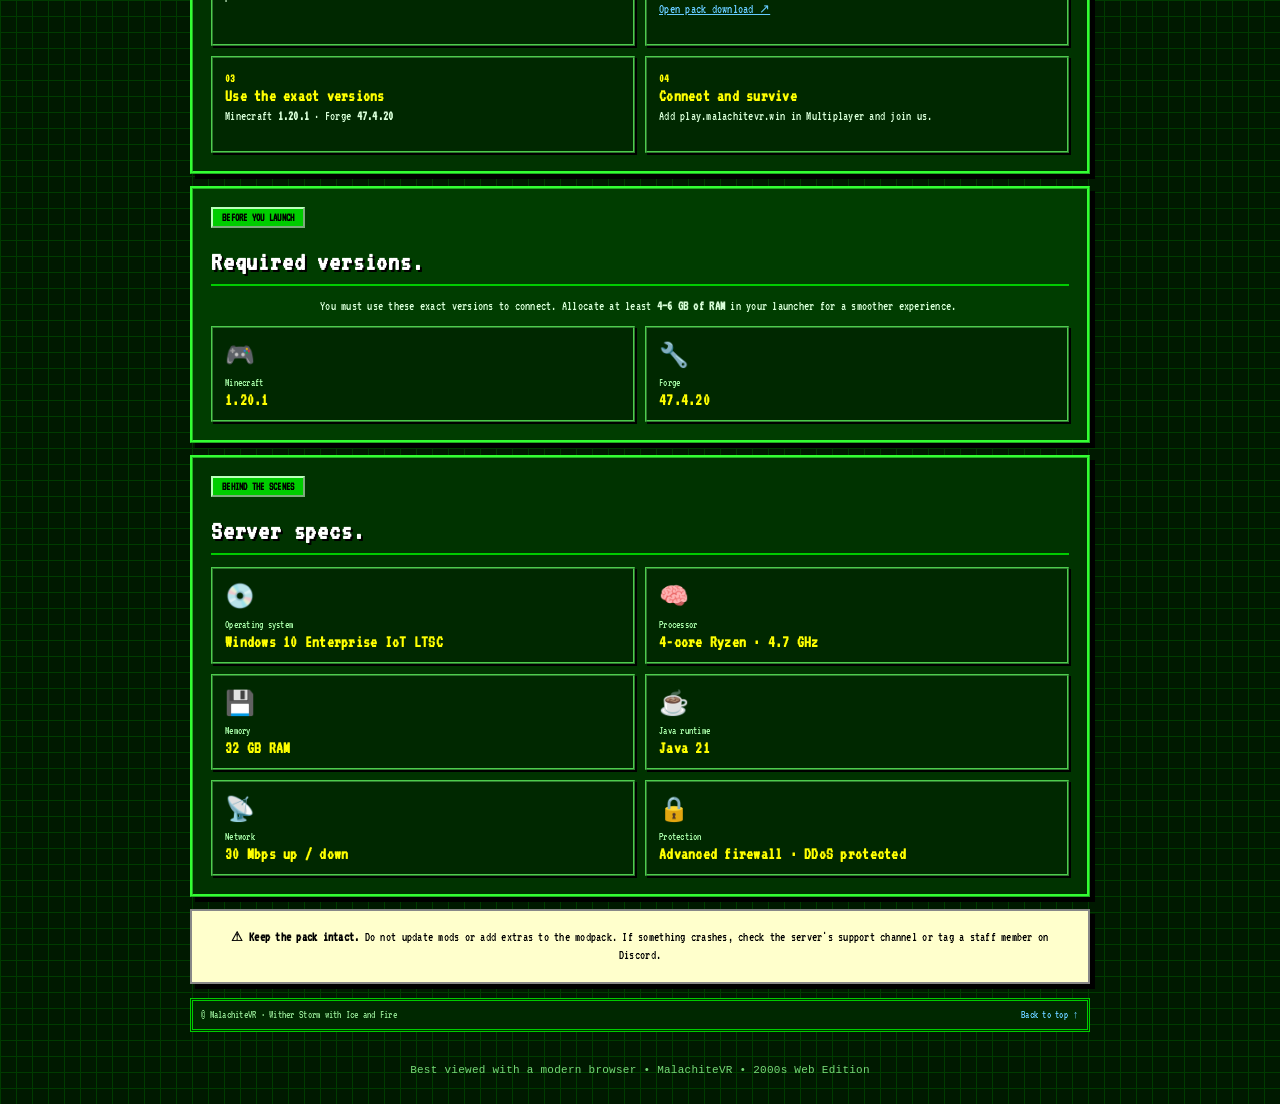
<file: minecraft_server.html>
<!DOCTYPE html>
<html lang="en">
<head>
  <meta charset="UTF-8">
  <meta name="viewport" content="width=device-width, initial-scale=1.0">
  <meta name="theme-color" content="#00ff66">
  <meta name="description" content="Join MalachiteVR's Minecraft server: Wither Storm with Ice and Fire.">
  <link rel="icon" type="image/png" href="favicon.png">
  <link rel="stylesheet" href="minecraft-server.css">
  <title>Malachite Minecraft Server — MalachiteVR</title>
</head>
<body id="top">

  <nav>
    <a class="nav-logo" href="index.html">MALACHITEVR</a>
    <ul class="nav-links">
      <li><a href="index.html#about">About</a></li>
      <li><a href="my-current-work.html">Projects</a></li>
      <li><a href="pcbuilds.html">PC Builds</a></li>
      <li><a href="mypc.html">My PC</a></li>
      <li><a href="index.html#games">Games</a></li>
      <li><a href="minecraft_server.html" class="active">Minecraft Server</a></li>
      <li><a href="minecraft_relay_guide.html">Relay Guide</a></li>
    </ul>
  </nav>

  <div class="wip-bar">
    <span style="color:var(--green);">&#9888;</span>
    This website is a work in progress. Some info may not be correct.
  </div>

  <div class="page-hero">
    <div class="hero-tag">Now accepting survivors</div>
    <h1>Wither Storm <span>with Ice &amp; Fire.</span></h1>
    <p class="hero-sub">A survival adventure ruled by a world-devouring storm and a sky full of dragons. Gather your crew, prepare for the worst, and make a world worth defending.</p>
    <div class="email-block">
      <span>play.malachitevr.win</span>
      <a href="#" class="copy-address">Copy IP</a>
    </div>
    <div class="hero-cta">
      <a class="btn" href="https://mcpack.malachitevr.win/" target="_blank" rel="noopener">Download the Pack &#8599;</a>
      <a class="btn" href="#join">How to join</a>
    </div>
  </div>

  <section id="facts">
    <div class="section-label">Quick Facts</div>
    <div class="specs-grid">
      <div class="spec-card"><span class="spec-icon">&#127918;</span><div class="spec-category">Game</div><div class="spec-name">Minecraft Java</div></div>
      <div class="spec-card"><span class="spec-icon">&#128295;</span><div class="spec-category">Version</div><div class="spec-name">1.20.1</div></div>
      <div class="spec-card"><span class="spec-icon">&#9881;&#65039;</span><div class="spec-category">Loader</div><div class="spec-name">Forge 47.4.20</div></div>
      <div class="spec-card"><span class="spec-icon">&#128205;</span><div class="spec-category">Server location</div><div class="spec-name">Ashburn, VA</div></div>
    </div>
  </section>

  <section id="status">
    <div class="section-label">Live</div>
    <h2>Server status.</h2>
    <div class="status-block">
      <div class="stat-block">
        <span class="stat-label"><span class="status-dot" id="statusDot"></span> Status</span>
        <span class="stat-num" id="statusText">Checking…</span>
      </div>
      <div class="stat-block">
        <span class="stat-label">Players</span>
        <span class="stat-num" id="statusPlayers">&mdash;</span>
      </div>
      <div class="stat-block">
        <span class="stat-label">Version</span>
        <span class="stat-num" id="statusVersion">&mdash;</span>
      </div>
      <div class="stat-block">
        <span class="stat-label">Latency</span>
        <span class="stat-num" id="statusLatency">&mdash;</span>
      </div>
    </div>
    <p class="status-updated" id="statusUpdated">Checking server…</p>
  </section>

  <section id="adventure">
    <div class="section-label">The world is not safe</div>
    <h2>Can you outlast it?</h2>
    <p class="hero-sub">Malachite is a modded survival server built around two enormous threats: the relentless Wither Storm and the powerful creatures of Ice and Fire.</p>
    <div class="games-grid">
      <div class="game-card">
        <span class="game-icon">&#10022;</span>
        <div class="game-title">Cracker's Wither Storm</div>
        <p class="game-desc">A massive, sentient Wither that consumes terrain, hunts players, and can be seen from over 10,000 blocks away.</p>
      </div>
      <div class="game-card">
        <span class="game-icon">&#9814;</span>
        <div class="game-title">Ice and Fire</div>
        <p class="game-desc">Face dragons, sea serpents, and mythical creatures&mdash;or tame a dragon and ride into battle.</p>
      </div>
      <div class="game-card">
        <span class="game-icon">&#10041;</span>
        <div class="game-title">TACZ &amp; more</div>
        <p class="game-desc">Modern combat, Cave Dweller, and extra encounters keep every expedition dangerous.</p>
      </div>
    </div>
  </section>

  <section id="join">
    <div class="section-label">Start your adventure</div>
    <h2>How to join.</h2>
    <div class="process-steps">
      <div class="step">
        <span class="step-num">01</span>
        <div class="step-title">Install Prism Launcher</div>
        <p class="step-desc">The pack was exported for Prism Launcher. Install it before downloading the pack.</p>
      </div>
      <div class="step">
        <span class="step-num">02</span>
        <div class="step-title">Download &amp; import the pack</div>
        <p class="step-desc">Download the pack below and import it into Prism Launcher.</p>
        <p><a href="https://mcpack.malachitevr.win/" target="_blank" rel="noopener">Open pack download &#8599;</a></p>
      </div>
      <div class="step">
        <span class="step-num">03</span>
        <div class="step-title">Use the exact versions</div>
        <p class="step-desc">Minecraft <strong>1.20.1</strong> &middot; Forge <strong>47.4.20</strong></p>
      </div>
      <div class="step">
        <span class="step-num">04</span>
        <div class="step-title">Connect and survive</div>
        <p class="step-desc">Add <code>play.malachitevr.win</code> in Multiplayer and join us.</p>
      </div>
    </div>
  </section>

  <section id="requirements">
    <div class="section-label">Before you launch</div>
    <h2>Required versions.</h2>
    <p class="hero-sub">You must use these exact versions to connect. Allocate at least <strong>4&ndash;6 GB of RAM</strong> in your launcher for a smoother experience.</p>
    <div class="specs-grid">
      <div class="spec-card"><span class="spec-icon">&#127918;</span><div class="spec-category">Minecraft</div><div class="spec-name">1.20.1</div></div>
      <div class="spec-card"><span class="spec-icon">&#128295;</span><div class="spec-category">Forge</div><div class="spec-name">47.4.20</div></div>
    </div>
  </section>

  <section id="specs">
    <div class="section-label">Behind the scenes</div>
    <h2>Server specs.</h2>
    <div class="specs-grid">
      <div class="spec-card"><span class="spec-icon">&#128191;</span><div class="spec-category">Operating system</div><div class="spec-name">Windows 10 Enterprise IoT LTSC</div></div>
      <div class="spec-card"><span class="spec-icon">&#129504;</span><div class="spec-category">Processor</div><div class="spec-name">4-core Ryzen &middot; 4.7 GHz</div></div>
      <div class="spec-card"><span class="spec-icon">&#128190;</span><div class="spec-category">Memory</div><div class="spec-name">32 GB RAM</div></div>
      <div class="spec-card"><span class="spec-icon">&#9749;</span><div class="spec-category">Java runtime</div><div class="spec-name">Java 21</div></div>
      <div class="spec-card"><span class="spec-icon">&#128225;</span><div class="spec-category">Network</div><div class="spec-name">30 Mbps up / down</div></div>
      <div class="spec-card"><span class="spec-icon">&#128274;</span><div class="spec-category">Protection</div><div class="spec-name">Advanced firewall &middot; DDoS protected</div></div>
    </div>
  </section>

  <div class="note">
    <strong>&#9888; Keep the pack intact.</strong> Do not update mods or add extras to the modpack. If something crashes, check the server's support channel or tag a staff member on Discord.
  </div>

  <footer>
    <span>&copy; MalachiteVR &middot; Wither Storm with Ice and Fire</span>
    <a href="#top">Back to top &#8593;</a>
  </footer>

<script>
(function () {

  const QUERY_SERVER = 'https://query.malachitevr.win/query';
  const POLL_MS = 30000;

  const dot = document.getElementById('statusDot');
  const text = document.getElementById('statusText');
  const updated = document.getElementById('statusUpdated');
  const players = document.getElementById('statusPlayers');
  const version = document.getElementById('statusVersion');
  const latency = document.getElementById('statusLatency');

  function setState(state) {
    dot.className = 'status-dot ' + state;
  }

  function stamp() {
    const now = new Date();

    updated.textContent =
      'Last checked ' +
      now.toLocaleTimeString([], {
        hour: '2-digit',
        minute: '2-digit',
        second: '2-digit'
      });
  }

  async function checkStatus() {

    try {

      const res = await fetch(
        QUERY_SERVER + '?cache=' + Date.now(),
        {
          cache: 'no-store'
        }
      );

      if (!res.ok) {
        throw new Error('Query server returned HTTP ' + res.status);
      }

      const data = await res.json();

      if (data.online) {

        setState('online');

        text.textContent = 'Online';

        if (
          data.players &&
          typeof data.players.online === 'number'
        ) {
          players.textContent =
            `${data.players.online} / ${data.players.max}`;
        } else {
          players.textContent = '—';
        }

        version.textContent =
          data.version || '—';

        latency.textContent =
          typeof data.latency === 'number'
            ? data.latency + ' ms'
            : '—';

      } else {

        setState('offline');

        text.textContent = 'Offline';

        players.textContent = '—';
        version.textContent = '—';
        latency.textContent = '—';
      }

    } catch (err) {

      console.error(
        'Minecraft query failed:',
        err
      );

      setState('unknown');

      text.textContent = 'Unable to check';

      players.textContent = '—';
      version.textContent = '—';
      latency.textContent = '—';
    }

    stamp();
  }

  checkStatus();

  setInterval(
    checkStatus,
    POLL_MS
  );

})();
</script>
</body>
</html>
</file>
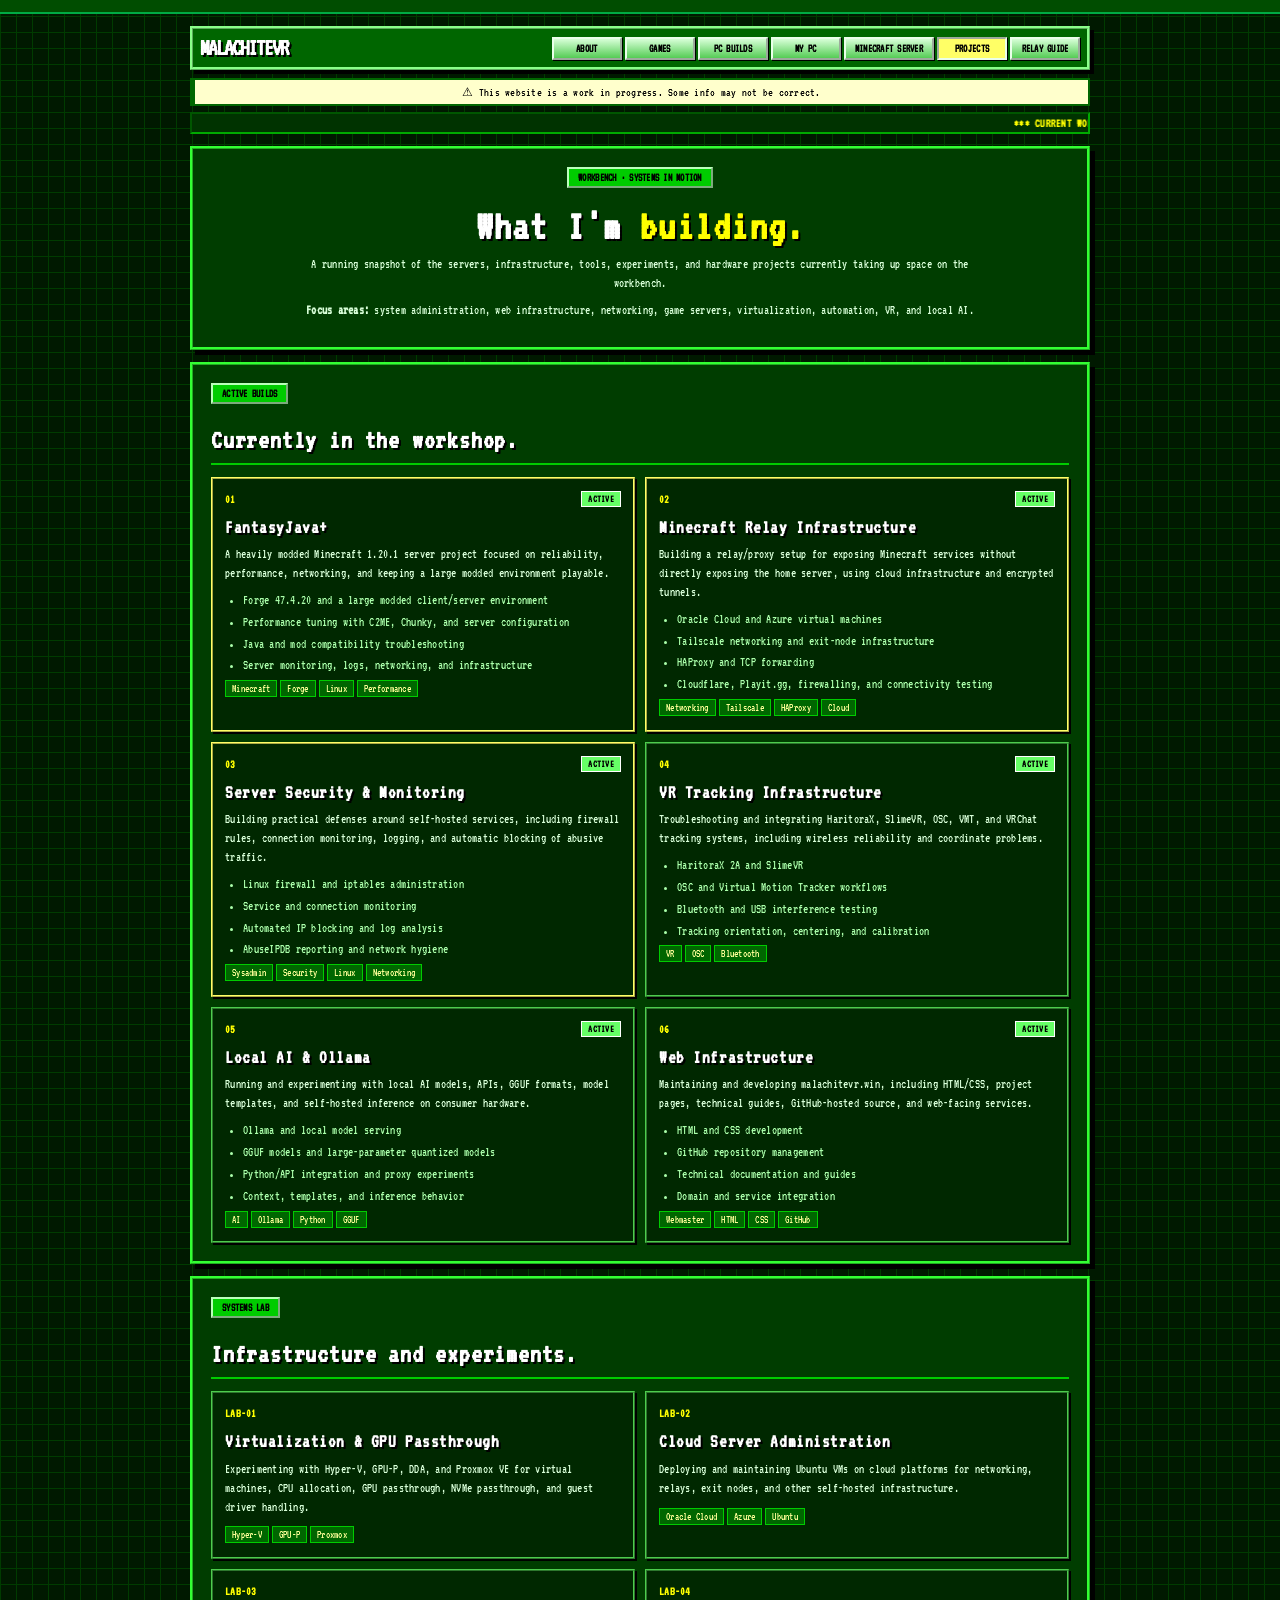
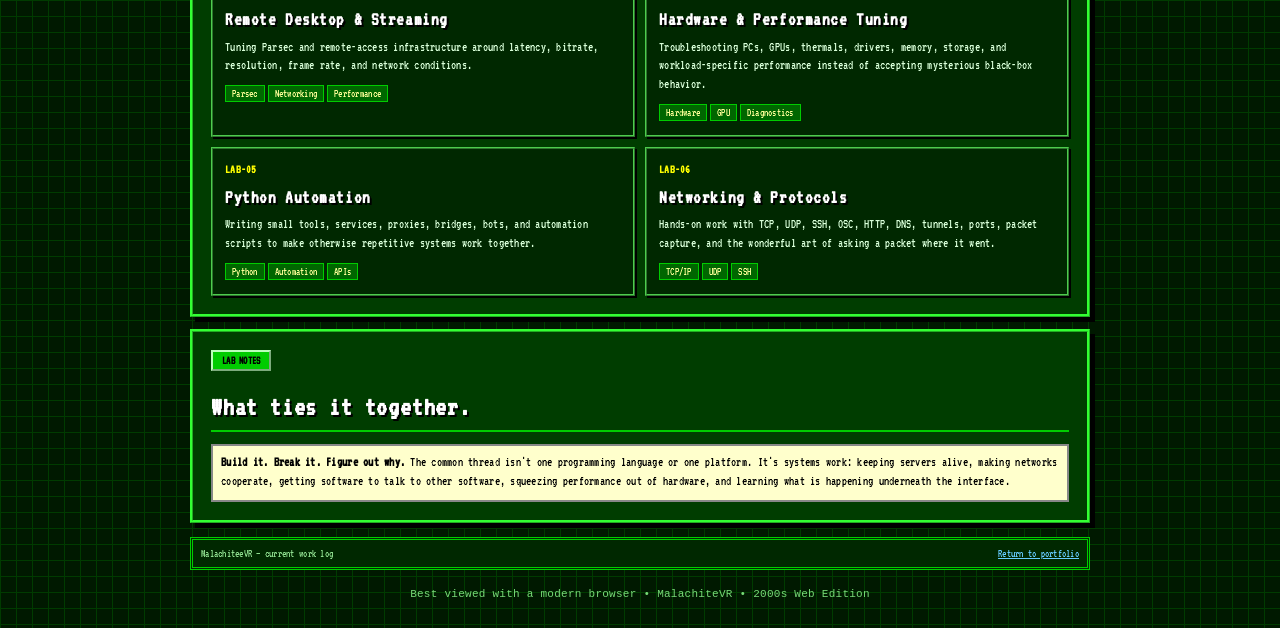
<file: my-current-work.html>
<!DOCTYPE html>
<html lang="en">
<head>
  <link rel="icon" type="image/png" href="favicon.png" />
  <meta charset="UTF-8" />
  <meta name="viewport" content="width=device-width, initial-scale=1.0" />
  <meta name="theme-color" content="#3dffa0" />
  <meta name="description" content="Current projects and technical experiments by MalachiteVR." />
  <meta property="og:type" content="website" />
  <meta property="og:site_name" content="MalachiteVR" />
  <meta property="og:title" content="Current Work — MalachiteVR" />
  <meta property="og:description" content="Servers, networking, web infrastructure, virtualization, automation, local AI, Minecraft, and VR experiments." />
  <meta property="og:url" content="https://malachitevr.win/my-current-work.html" />
  <title>My Current Work — MalachiteVR</title>
  <link rel="stylesheet" href="my-current-work.css" />
</head>
<body>
  <nav>
    <a class="nav-logo" href="index.html">MALACHITEVR</a>
    <ul class="nav-links">
      <li><a href="index.html#about">About</a></li>
      <li><a href="index.html#games">Games</a></li>
      <li><a href="pcbuilds.html">PC Builds</a></li>
      <li><a href="mypc.html">My PC</a></li>
      <li><a href="minecraft.html">Minecraft Server</a></li>
      <li><a class="active" href="my-current-work.html">Projects</a></li>
      <li><a href="minecraft_relay_guide.html">Relay Guide</a></li>
    </ul>
  </nav>

  <div class="wip-bar">&#9888; This website is a work in progress. Some info may not be correct.</div>
  <marquee behavior="scroll" direction="left" scrollamount="5">*** CURRENT WORK LOG *** SERVERS • NETWORKING • WEB • VIRTUALIZATION • VR • SOFTWARE ***</marquee>

  <main>
    <div class="hero">
      <div class="eyebrow">Workbench · Systems in motion</div>
      <h1>What I'm <span style="color:#ffff00;">building.</span></h1>
      <p>A running snapshot of the servers, infrastructure, tools, experiments, and hardware projects currently taking up space on the workbench.</p>
      <p><strong>Focus areas:</strong> system administration, web infrastructure, networking, game servers, virtualization, automation, VR, and local AI.</p>
    </div>

    <section>
      <div class="section-label">Active builds</div>
      <h2>Currently in the workshop.</h2>
      <div class="work-grid">

        <article class="work-card featured">
          <span class="number">01</span><span class="status">ACTIVE</span>
          <h3>FantasyJava+</h3>
          <p class="description">A heavily modded Minecraft 1.20.1 server project focused on reliability, performance, networking, and keeping a large modded environment playable.</p>
          <ul class="details">
            <li>Forge 47.4.20 and a large modded client/server environment</li>
            <li>Performance tuning with C2ME, Chunky, and server configuration</li>
            <li>Java and mod compatibility troubleshooting</li>
            <li>Server monitoring, logs, networking, and infrastructure</li>
          </ul>
          <span class="tag">Minecraft</span><span class="tag">Forge</span><span class="tag">Linux</span><span class="tag">Performance</span>
        </article>

        <article class="work-card featured">
          <span class="number">02</span><span class="status">ACTIVE</span>
          <h3>Minecraft Relay Infrastructure</h3>
          <p class="description">Building a relay/proxy setup for exposing Minecraft services without directly exposing the home server, using cloud infrastructure and encrypted tunnels.</p>
          <ul class="details">
            <li>Oracle Cloud and Azure virtual machines</li>
            <li>Tailscale networking and exit-node infrastructure</li>
            <li>HAProxy and TCP forwarding</li>
            <li>Cloudflare, Playit.gg, firewalling, and connectivity testing</li>
          </ul>
          <span class="tag">Networking</span><span class="tag">Tailscale</span><span class="tag">HAProxy</span><span class="tag">Cloud</span>
        </article>

        <article class="work-card featured">
          <span class="number">03</span><span class="status">ACTIVE</span>
          <h3>Server Security &amp; Monitoring</h3>
          <p class="description">Building practical defenses around self-hosted services, including firewall rules, connection monitoring, logging, and automatic blocking of abusive traffic.</p>
          <ul class="details">
            <li>Linux firewall and iptables administration</li>
            <li>Service and connection monitoring</li>
            <li>Automated IP blocking and log analysis</li>
            <li>AbuseIPDB reporting and network hygiene</li>
          </ul>
          <span class="tag">Sysadmin</span><span class="tag">Security</span><span class="tag">Linux</span><span class="tag">Networking</span>
        </article>

        <article class="work-card">
          <span class="number">04</span><span class="status">ACTIVE</span>
          <h3>VR Tracking Infrastructure</h3>
          <p class="description">Troubleshooting and integrating HaritoraX, SlimeVR, OSC, VMT, and VRChat tracking systems, including wireless reliability and coordinate problems.</p>
          <ul class="details">
            <li>HaritoraX 2A and SlimeVR</li>
            <li>OSC and Virtual Motion Tracker workflows</li>
            <li>Bluetooth and USB interference testing</li>
            <li>Tracking orientation, centering, and calibration</li>
          </ul>
          <span class="tag">VR</span><span class="tag">OSC</span><span class="tag">Bluetooth</span>
        </article>

        <article class="work-card">
          <span class="number">05</span><span class="status">ACTIVE</span>
          <h3>Local AI &amp; Ollama</h3>
          <p class="description">Running and experimenting with local AI models, APIs, GGUF formats, model templates, and self-hosted inference on consumer hardware.</p>
          <ul class="details">
            <li>Ollama and local model serving</li>
            <li>GGUF models and large-parameter quantized models</li>
            <li>Python/API integration and proxy experiments</li>
            <li>Context, templates, and inference behavior</li>
          </ul>
          <span class="tag">AI</span><span class="tag">Ollama</span><span class="tag">Python</span><span class="tag">GGUF</span>
        </article>

        <article class="work-card">
          <span class="number">06</span><span class="status">ACTIVE</span>
          <h3>Web Infrastructure</h3>
          <p class="description">Maintaining and developing malachitevr.win, including HTML/CSS, project pages, technical guides, GitHub-hosted source, and web-facing services.</p>
          <ul class="details">
            <li>HTML and CSS development</li>
            <li>GitHub repository management</li>
            <li>Technical documentation and guides</li>
            <li>Domain and service integration</li>
          </ul>
          <span class="tag">Webmaster</span><span class="tag">HTML</span><span class="tag">CSS</span><span class="tag">GitHub</span>
        </article>

      </div>
    </section>

    <section>
      <div class="section-label">Systems lab</div>
      <h2>Infrastructure and experiments.</h2>
      <div class="work-grid">

        <article class="work-card">
          <span class="number">LAB-01</span>
          <h3>Virtualization &amp; GPU Passthrough</h3>
          <p class="description">Experimenting with Hyper-V, GPU-P, DDA, and Proxmox VE for virtual machines, CPU allocation, GPU passthrough, NVMe passthrough, and guest driver handling.</p>
          <span class="tag">Hyper-V</span><span class="tag">GPU-P</span><span class="tag">Proxmox</span>
        </article>

        <article class="work-card">
          <span class="number">LAB-02</span>
          <h3>Cloud Server Administration</h3>
          <p class="description">Deploying and maintaining Ubuntu VMs on cloud platforms for networking, relays, exit nodes, and other self-hosted infrastructure.</p>
          <span class="tag">Oracle Cloud</span><span class="tag">Azure</span><span class="tag">Ubuntu</span>
        </article>

        <article class="work-card">
          <span class="number">LAB-03</span>
          <h3>Remote Desktop &amp; Streaming</h3>
          <p class="description">Tuning Parsec and remote-access infrastructure around latency, bitrate, resolution, frame rate, and network conditions.</p>
          <span class="tag">Parsec</span><span class="tag">Networking</span><span class="tag">Performance</span>
        </article>

        <article class="work-card">
          <span class="number">LAB-04</span>
          <h3>Hardware &amp; Performance Tuning</h3>
          <p class="description">Troubleshooting PCs, GPUs, thermals, drivers, memory, storage, and workload-specific performance instead of accepting mysterious black-box behavior.</p>
          <span class="tag">Hardware</span><span class="tag">GPU</span><span class="tag">Diagnostics</span>
        </article>

        <article class="work-card">
          <span class="number">LAB-05</span>
          <h3>Python Automation</h3>
          <p class="description">Writing small tools, services, proxies, bridges, bots, and automation scripts to make otherwise repetitive systems work together.</p>
          <span class="tag">Python</span><span class="tag">Automation</span><span class="tag">APIs</span>
        </article>

        <article class="work-card">
          <span class="number">LAB-06</span>
          <h3>Networking &amp; Protocols</h3>
          <p class="description">Hands-on work with TCP, UDP, SSH, OSC, HTTP, DNS, tunnels, ports, packet capture, and the wonderful art of asking a packet where it went.</p>
          <span class="tag">TCP/IP</span><span class="tag">UDP</span><span class="tag">SSH</span>
        </article>

      </div>
    </section>

    <section>
      <div class="section-label">Lab notes</div>
      <h2>What ties it together.</h2>
      <div class="note"><strong>Build it. Break it. Figure out why.</strong> The common thread isn't one programming language or one platform. It's systems work: keeping servers alive, making networks cooperate, getting software to talk to other software, squeezing performance out of hardware, and learning what is happening underneath the interface.</div>
    </section>
  </main>

  <footer><span>MalachiteeVR — current work log</span><a href="index.html">Return to portfolio</a></footer>
</body>
</html>
</file>
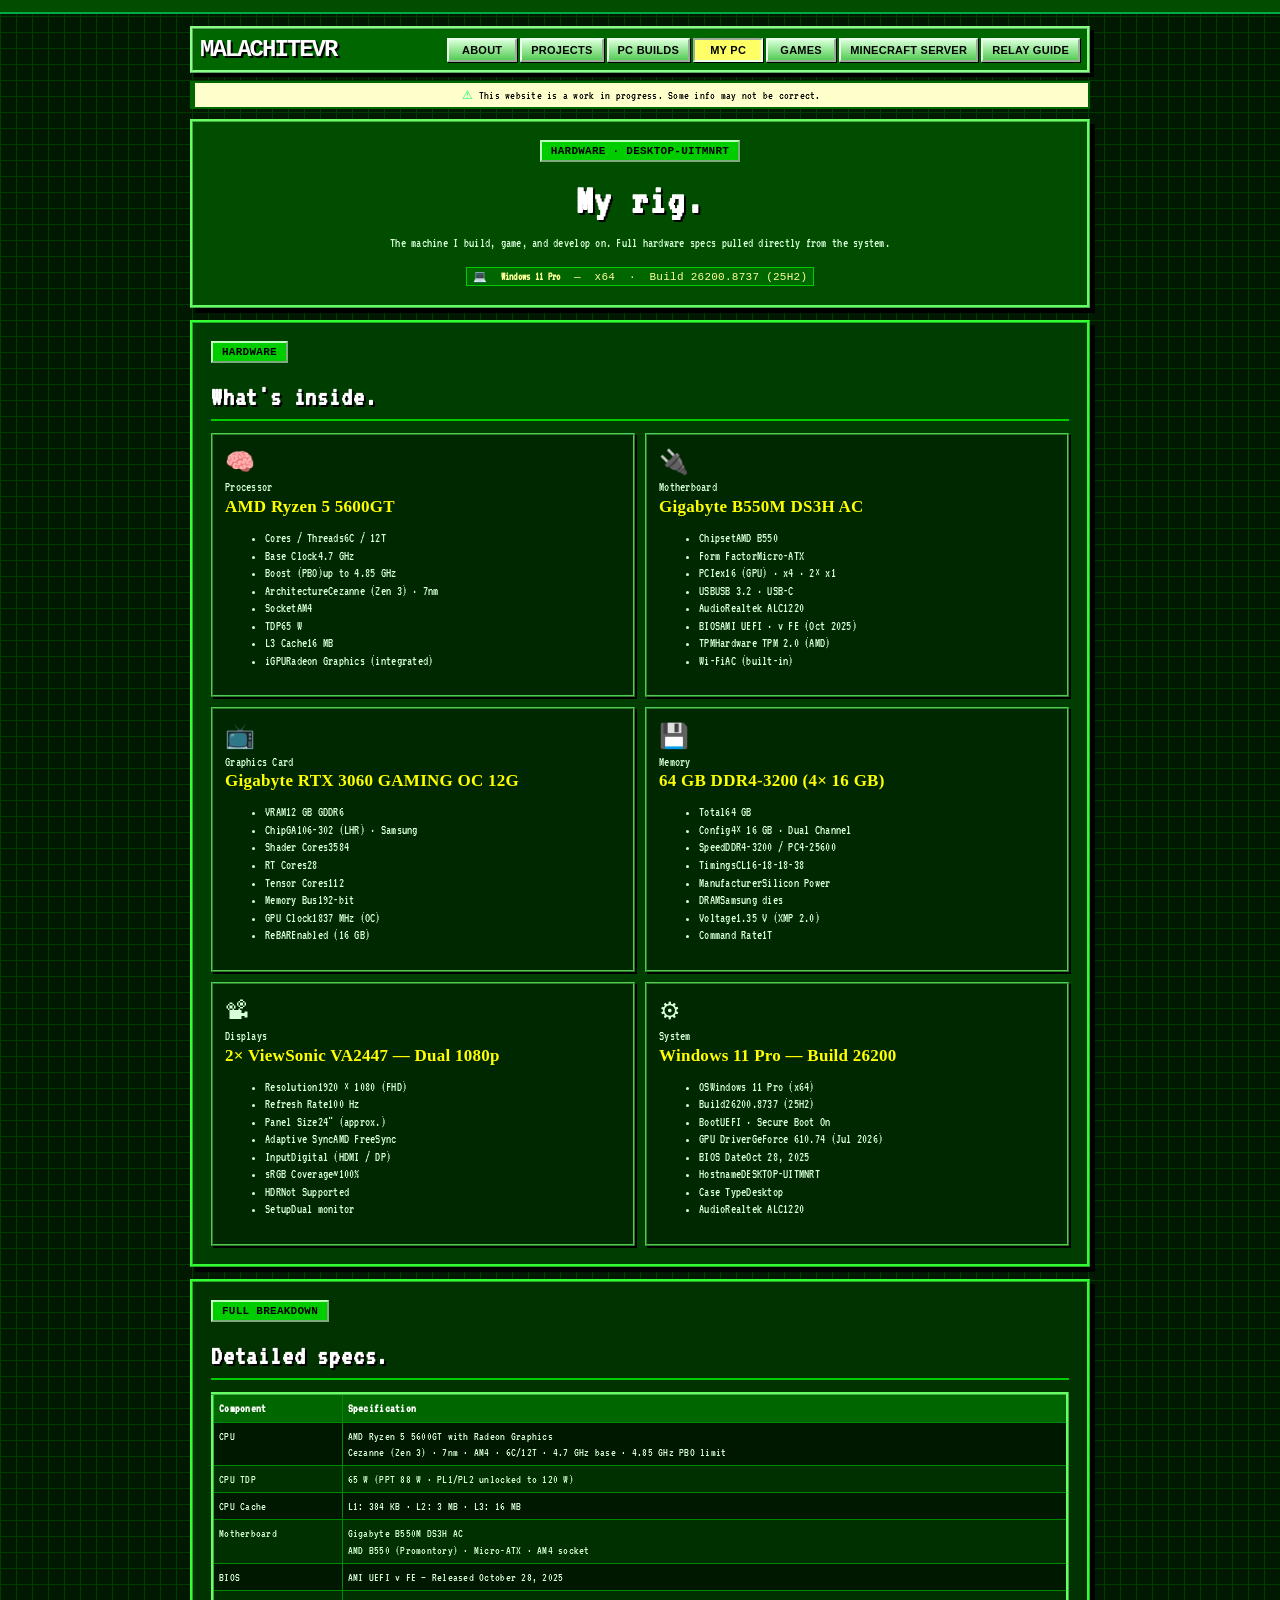
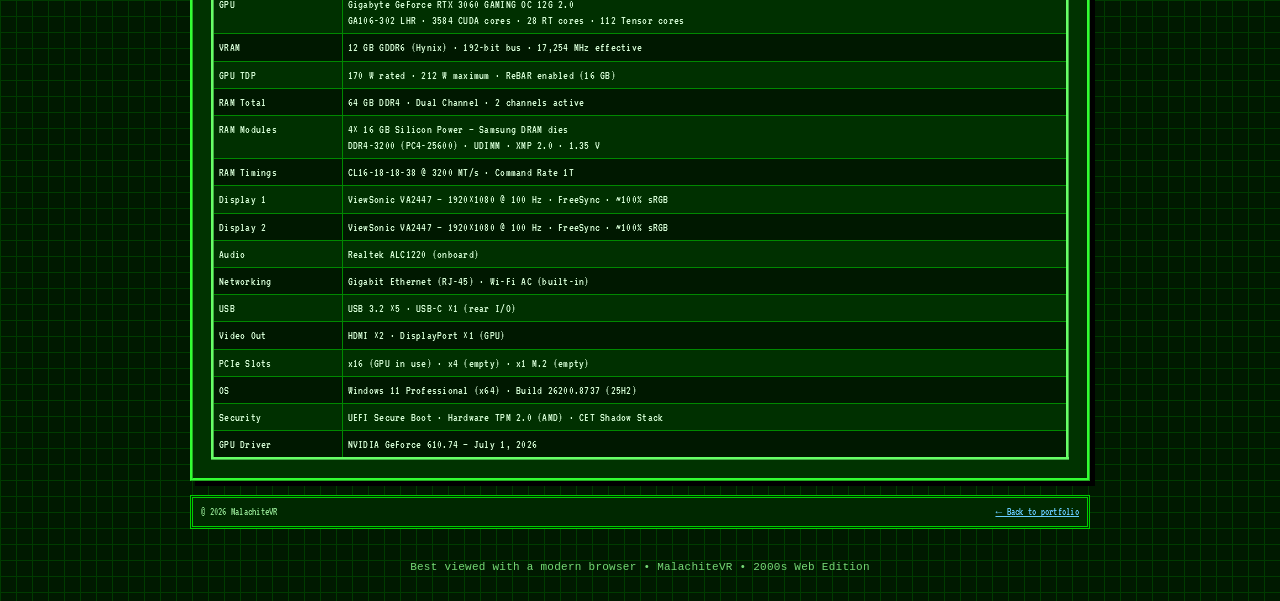
<file: mypc.html>
<!DOCTYPE html>
<html lang="en">
<head>
  <link rel="icon" type="image/png" href="favicon.png" />
  <!-- Discord / Open Graph Embed -->
  <meta property="og:type" content="website" />
  <meta property="og:site_name" content="MalachiteVR" />
  <meta property="og:title" content="My PC Specs — MalachiteVR" />
  <meta property="og:description" content="Full hardware specs for MalachiteVR's personal rig: AMD Ryzen 5 5600GT, RTX 3060 12GB, 64GB DDR4-3200, dual ViewSonic 1080p 100Hz monitors. Running Windows 11 Pro." />
  <meta property="og:url" content="https://malachitevr.win/mypc.html" />
  <meta property="og:image" content="https://malachitevr.win/embed-mypc.png" />
  <meta property="og:image:width" content="1200" />
  <meta property="og:image:height" content="630" />
  <meta name="twitter:card" content="summary_large_image" />
  <meta name="twitter:title" content="My PC Specs — MalachiteVR" />
  <meta name="twitter:description" content="Full hardware specs for MalachiteVR's personal rig: AMD Ryzen 5 5600GT, RTX 3060 12GB, 64GB DDR4-3200, dual ViewSonic 1080p 100Hz monitors. Running Windows 11 Pro." />
  <meta name="twitter:image" content="https://malachitevr.win/embed-mypc.png" />
  <meta name="theme-color" content="#3dffa0" />
  <meta charset="UTF-8" />
  <meta name="viewport" content="width=device-width, initial-scale=1.0" />
  <title>My PC &mdash; MalachiteVR</title>
  <link rel="stylesheet" href="mypc.css" />

</head>
<body>

  <nav>
    <a class="nav-logo" href="index.html">MALACHITEVR</a>
    <ul class="nav-links">
      <li><a href="index.html#about">About</a></li>
      <li><a href="my-current-work.html">Projects</a></li>
      <li><a href="pcbuilds.html">PC Builds</a></li>
      <li><a href="mypc.html" class="active">My PC</a></li>
      <li><a href="index.html#games">Games</a></li>
      <li><a href="minecraft.html">Minecraft Server</a></li>
      <li><a href="minecraft_relay_guide.html">Relay Guide</a></li>
    </ul>
  </nav>

  <div class="wip-bar">
    <span style="color:var(--green);">&#9888;</span>
    This website is a work in progress. Some info may not be correct.
  </div>

  <div class="page-hero">
    <div class="hero-glow"></div>
    <div class="hero-tag">Hardware &middot; DESKTOP-UITMNRT</div>
    <h1>My <span>rig.</span></h1>
    <p class="hero-sub">The machine I build, game, and develop on. Full hardware specs pulled directly from the system.</p>
    <div class="os-badge">
      &#128187;&nbsp; <strong>Windows 11 Pro</strong> &nbsp;&mdash;&nbsp; x64 &nbsp;&middot;&nbsp; Build 26200.8737 (25H2)
    </div>
  </div>

  <!-- SPEC CARDS -->
  <section id="specs">
    <div class="section-label">Hardware</div>
    <h2 class="reveal">What's inside.</h2>
    <div class="specs-grid">

      <!-- CPU -->
      <div class="spec-card reveal">
        <span class="spec-icon">&#129504;</span>
        <div class="spec-category">Processor</div>
        <div class="spec-name">AMD Ryzen 5 5600GT</div>
        <ul class="spec-details">
          <li><span class="label">Cores / Threads</span><span class="val highlight">6C / 12T</span></li>
          <li><span class="label">Base Clock</span><span class="val">4.7 GHz</span></li>
          <li><span class="label">Boost (PBO)</span><span class="val">up to 4.85 GHz</span></li>
          <li><span class="label">Architecture</span><span class="val">Cezanne (Zen 3) &middot; 7nm</span></li>
          <li><span class="label">Socket</span><span class="val">AM4</span></li>
          <li><span class="label">TDP</span><span class="val">65 W</span></li>
          <li><span class="label">L3 Cache</span><span class="val">16 MB</span></li>
          <li><span class="label">iGPU</span><span class="val">Radeon Graphics (integrated)</span></li>
        </ul>
      </div>

      <!-- MOTHERBOARD -->
      <div class="spec-card reveal">
        <span class="spec-icon">&#128268;</span>
        <div class="spec-category">Motherboard</div>
        <div class="spec-name">Gigabyte B550M DS3H AC</div>
        <ul class="spec-details">
          <li><span class="label">Chipset</span><span class="val">AMD B550</span></li>
          <li><span class="label">Form Factor</span><span class="val">Micro-ATX</span></li>
          <li><span class="label">PCIe</span><span class="val">x16 (GPU) &middot; x4 &middot; 2&times; x1</span></li>
          <li><span class="label">USB</span><span class="val">USB 3.2 &middot; USB-C</span></li>
          <li><span class="label">Audio</span><span class="val">Realtek ALC1220</span></li>
          <li><span class="label">BIOS</span><span class="val">AMI UEFI &middot; v FE (Oct 2025)</span></li>
          <li><span class="label">TPM</span><span class="val">Hardware TPM 2.0 (AMD)</span></li>
          <li><span class="label">Wi-Fi</span><span class="val">AC (built-in)</span></li>
        </ul>
      </div>

      <!-- GPU -->
      <div class="spec-card reveal">
        <span class="spec-icon">&#128250;</span>
        <div class="spec-category">Graphics Card</div>
        <div class="spec-name">Gigabyte RTX 3060 GAMING OC 12G</div>
        <ul class="spec-details">
          <li><span class="label">VRAM</span><span class="val highlight">12 GB GDDR6</span></li>
          <li><span class="label">Chip</span><span class="val">GA106-302 (LHR) &middot; Samsung</span></li>
          <li><span class="label">Shader Cores</span><span class="val">3584</span></li>
          <li><span class="label">RT Cores</span><span class="val">28</span></li>
          <li><span class="label">Tensor Cores</span><span class="val">112</span></li>
          <li><span class="label">Memory Bus</span><span class="val">192-bit</span></li>
          <li><span class="label">GPU Clock</span><span class="val">1837 MHz (OC)</span></li>
          <li><span class="label">ReBAR</span><span class="val">Enabled (16 GB)</span></li>
        </ul>
      </div>

      <!-- RAM -->
      <div class="spec-card reveal">
        <span class="spec-icon">&#128190;</span>
        <div class="spec-category">Memory</div>
        <div class="spec-name">64 GB DDR4-3200 (4&times; 16 GB)</div>
        <ul class="spec-details">
          <li><span class="label">Total</span><span class="val highlight">64 GB</span></li>
          <li><span class="label">Config</span><span class="val">4&times; 16 GB &middot; Dual Channel</span></li>
          <li><span class="label">Speed</span><span class="val">DDR4-3200 / PC4-25600</span></li>
          <li><span class="label">Timings</span><span class="val">CL16-18-18-38</span></li>
          <li><span class="label">Manufacturer</span><span class="val">Silicon Power</span></li>
          <li><span class="label">DRAM</span><span class="val">Samsung dies</span></li>
          <li><span class="label">Voltage</span><span class="val">1.35 V (XMP 2.0)</span></li>
          <li><span class="label">Command Rate</span><span class="val">1T</span></li>
        </ul>
      </div>

      <!-- MONITORS -->
      <div class="spec-card reveal">
        <span class="spec-icon">&#128253;</span>
        <div class="spec-category">Displays</div>
        <div class="spec-name">2&times; ViewSonic VA2447 &mdash; Dual 1080p</div>
        <ul class="spec-details">
          <li><span class="label">Resolution</span><span class="val highlight">1920 &times; 1080 (FHD)</span></li>
          <li><span class="label">Refresh Rate</span><span class="val">100 Hz</span></li>
          <li><span class="label">Panel Size</span><span class="val">24" (approx.)</span></li>
          <li><span class="label">Adaptive Sync</span><span class="val">AMD FreeSync</span></li>
          <li><span class="label">Input</span><span class="val">Digital (HDMI / DP)</span></li>
          <li><span class="label">sRGB Coverage</span><span class="val">~100%</span></li>
          <li><span class="label">HDR</span><span class="val">Not Supported</span></li>
          <li><span class="label">Setup</span><span class="val">Dual monitor</span></li>
        </ul>
      </div>

      <!-- SYSTEM INFO -->
      <div class="spec-card reveal">
        <span class="spec-icon">&#9881;</span>
        <div class="spec-category">System</div>
        <div class="spec-name">Windows 11 Pro &mdash; Build 26200</div>
        <ul class="spec-details">
          <li><span class="label">OS</span><span class="val">Windows 11 Pro (x64)</span></li>
          <li><span class="label">Build</span><span class="val">26200.8737 (25H2)</span></li>
          <li><span class="label">Boot</span><span class="val">UEFI &middot; Secure Boot On</span></li>
          <li><span class="label">GPU Driver</span><span class="val">GeForce 610.74 (Jul 2026)</span></li>
          <li><span class="label">BIOS Date</span><span class="val">Oct 28, 2025</span></li>
          <li><span class="label">Hostname</span><span class="val">DESKTOP-UITMNRT</span></li>
          <li><span class="label">Case Type</span><span class="val">Desktop</span></li>
          <li><span class="label">Audio</span><span class="val">Realtek ALC1220</span></li>
        </ul>
      </div>

    </div>
  </section>

  <!-- FULL SPEC TABLE -->
  <section id="full-specs">
    <div class="section-label">Full Breakdown</div>
    <h2 class="reveal">Detailed specs.</h2>
    <div class="spec-table-wrap reveal">
      <table>
        <thead>
          <tr>
            <th>Component</th>
            <th>Specification</th>
          </tr>
        </thead>
        <tbody>
          <tr><td>CPU</td><td>AMD Ryzen 5 5600GT with Radeon Graphics<div class="sub">Cezanne (Zen 3) &middot; 7nm &middot; AM4 &middot; 6C/12T &middot; 4.7 GHz base &middot; 4.85 GHz PBO limit</div></td></tr>
          <tr><td>CPU TDP</td><td>65 W (PPT 88 W &middot; PL1/PL2 unlocked to 120 W)</td></tr>
          <tr><td>CPU Cache</td><td>L1: 384 KB &middot; L2: 3 MB &middot; L3: 16 MB</td></tr>
          <tr><td>Motherboard</td><td>Gigabyte B550M DS3H AC<div class="sub">AMD B550 (Promontory) &middot; Micro-ATX &middot; AM4 socket</div></td></tr>
          <tr><td>BIOS</td><td>AMI UEFI v FE &mdash; Released October 28, 2025</td></tr>
          <tr><td>GPU</td><td>Gigabyte GeForce RTX 3060 GAMING OC 12G 2.0<div class="sub">GA106-302 LHR &middot; 3584 CUDA cores &middot; 28 RT cores &middot; 112 Tensor cores</div></td></tr>
          <tr><td>VRAM</td><td>12 GB GDDR6 (Hynix) &middot; 192-bit bus &middot; 17,254 MHz effective</td></tr>
          <tr><td>GPU TDP</td><td>170 W rated &middot; 212 W maximum &middot; ReBAR enabled (16 GB)</td></tr>
          <tr><td>RAM Total</td><td>64 GB DDR4 &middot; Dual Channel &middot; 2 channels active</td></tr>
          <tr><td>RAM Modules</td><td>4&times; 16 GB Silicon Power &mdash; Samsung DRAM dies<div class="sub">DDR4-3200 (PC4-25600) &middot; UDIMM &middot; XMP 2.0 &middot; 1.35 V</div></td></tr>
          <tr><td>RAM Timings</td><td>CL16-18-18-38 @ 3200 MT/s &middot; Command Rate 1T</td></tr>
          <tr><td>Display 1</td><td>ViewSonic VA2447 &mdash; 1920&times;1080 @ 100 Hz &middot; FreeSync &middot; ~100% sRGB</td></tr>
          <tr><td>Display 2</td><td>ViewSonic VA2447 &mdash; 1920&times;1080 @ 100 Hz &middot; FreeSync &middot; ~100% sRGB</td></tr>
          <tr><td>Audio</td><td>Realtek ALC1220 (onboard)</td></tr>
          <tr><td>Networking</td><td>Gigabit Ethernet (RJ-45) &middot; Wi-Fi AC (built-in)</td></tr>
          <tr><td>USB</td><td>USB 3.2 &times;5 &middot; USB-C &times;1 (rear I/O)</td></tr>
          <tr><td>Video Out</td><td>HDMI &times;2 &middot; DisplayPort &times;1 (GPU)</td></tr>
          <tr><td>PCIe Slots</td><td>x16 (GPU in use) &middot; x4 (empty) &middot; x1 M.2 (empty)</td></tr>
          <tr><td>OS</td><td>Windows 11 Professional (x64) &middot; Build 26200.8737 (25H2)</td></tr>
          <tr><td>Security</td><td>UEFI Secure Boot &middot; Hardware TPM 2.0 (AMD) &middot; CET Shadow Stack</td></tr>
          <tr><td>GPU Driver</td><td>NVIDIA GeForce 610.74 &mdash; July 1, 2026</td></tr>
        </tbody>
      </table>
    </div>
  </section>

  <footer>
    <span>&copy; 2026 MalachiteVR</span>
    <a href="index.html">&#8592; Back to portfolio</a>
  </footer>
</body>
</html>
</file>
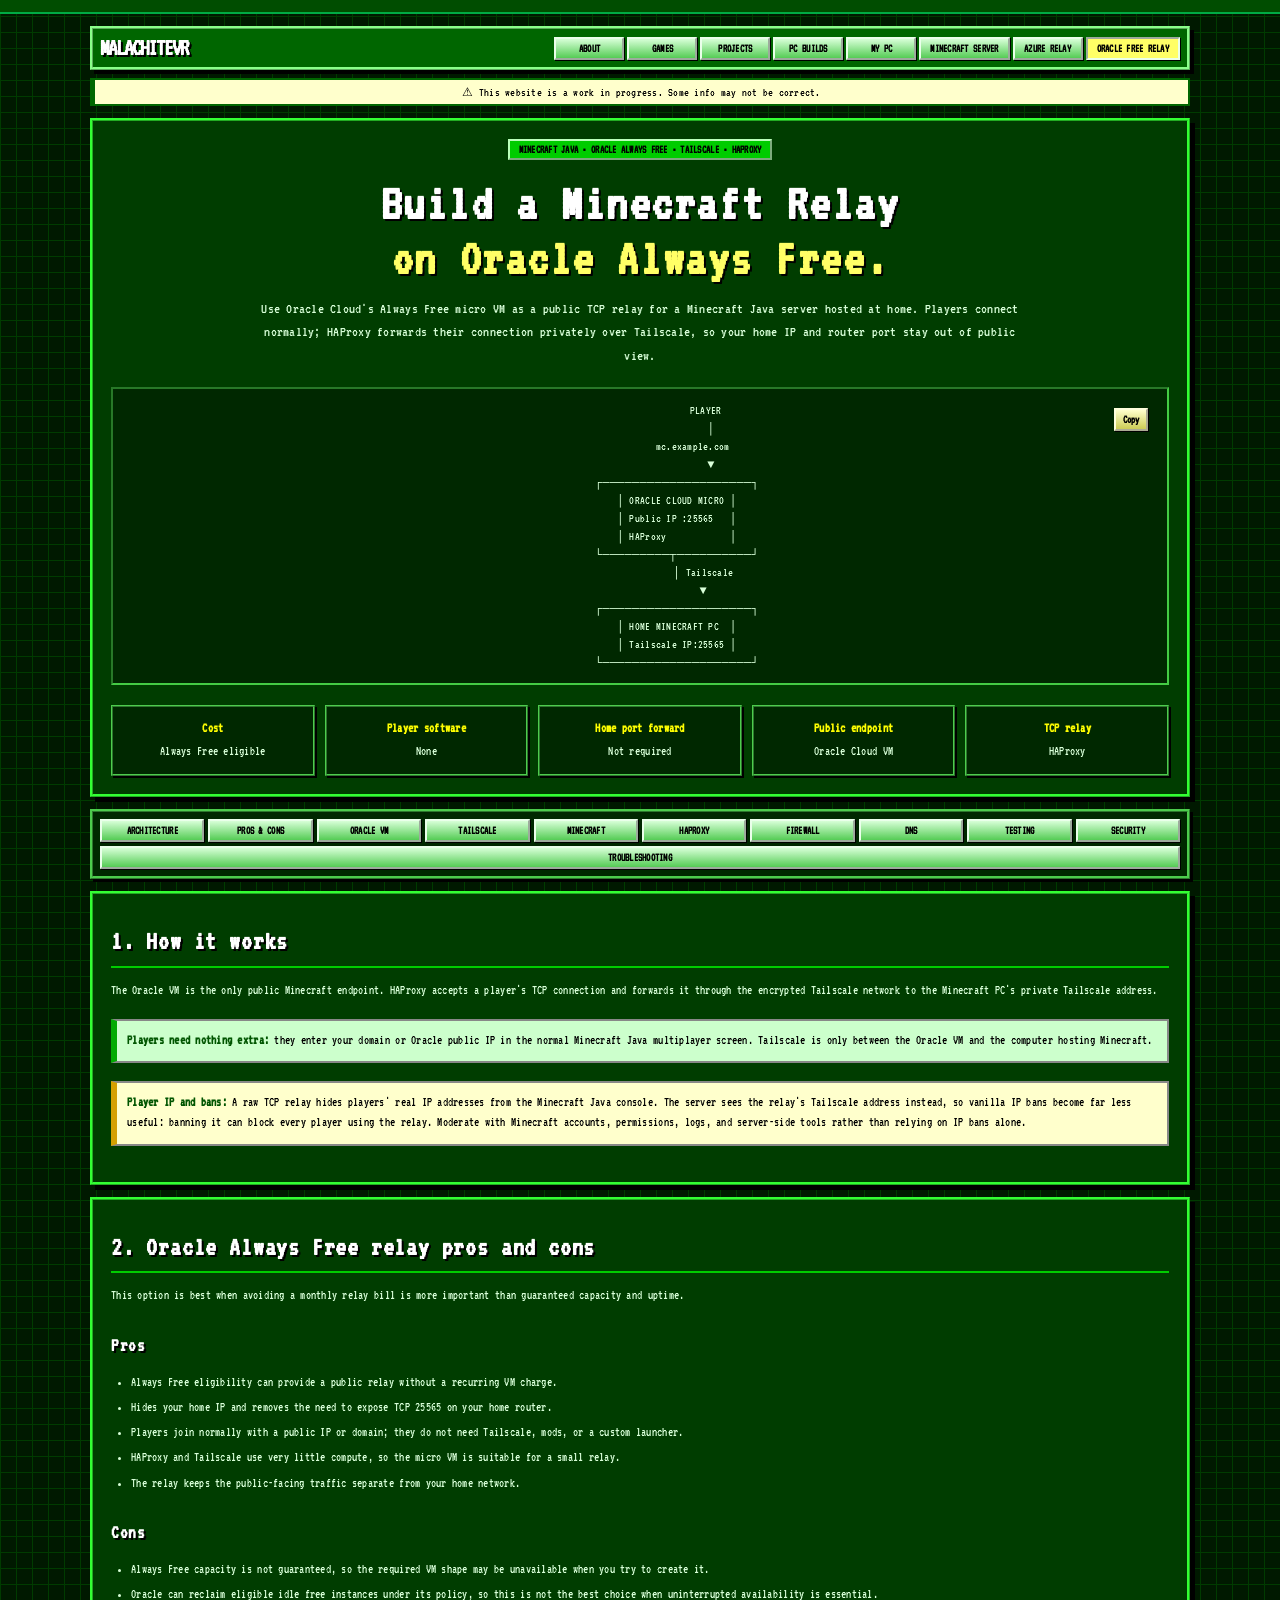
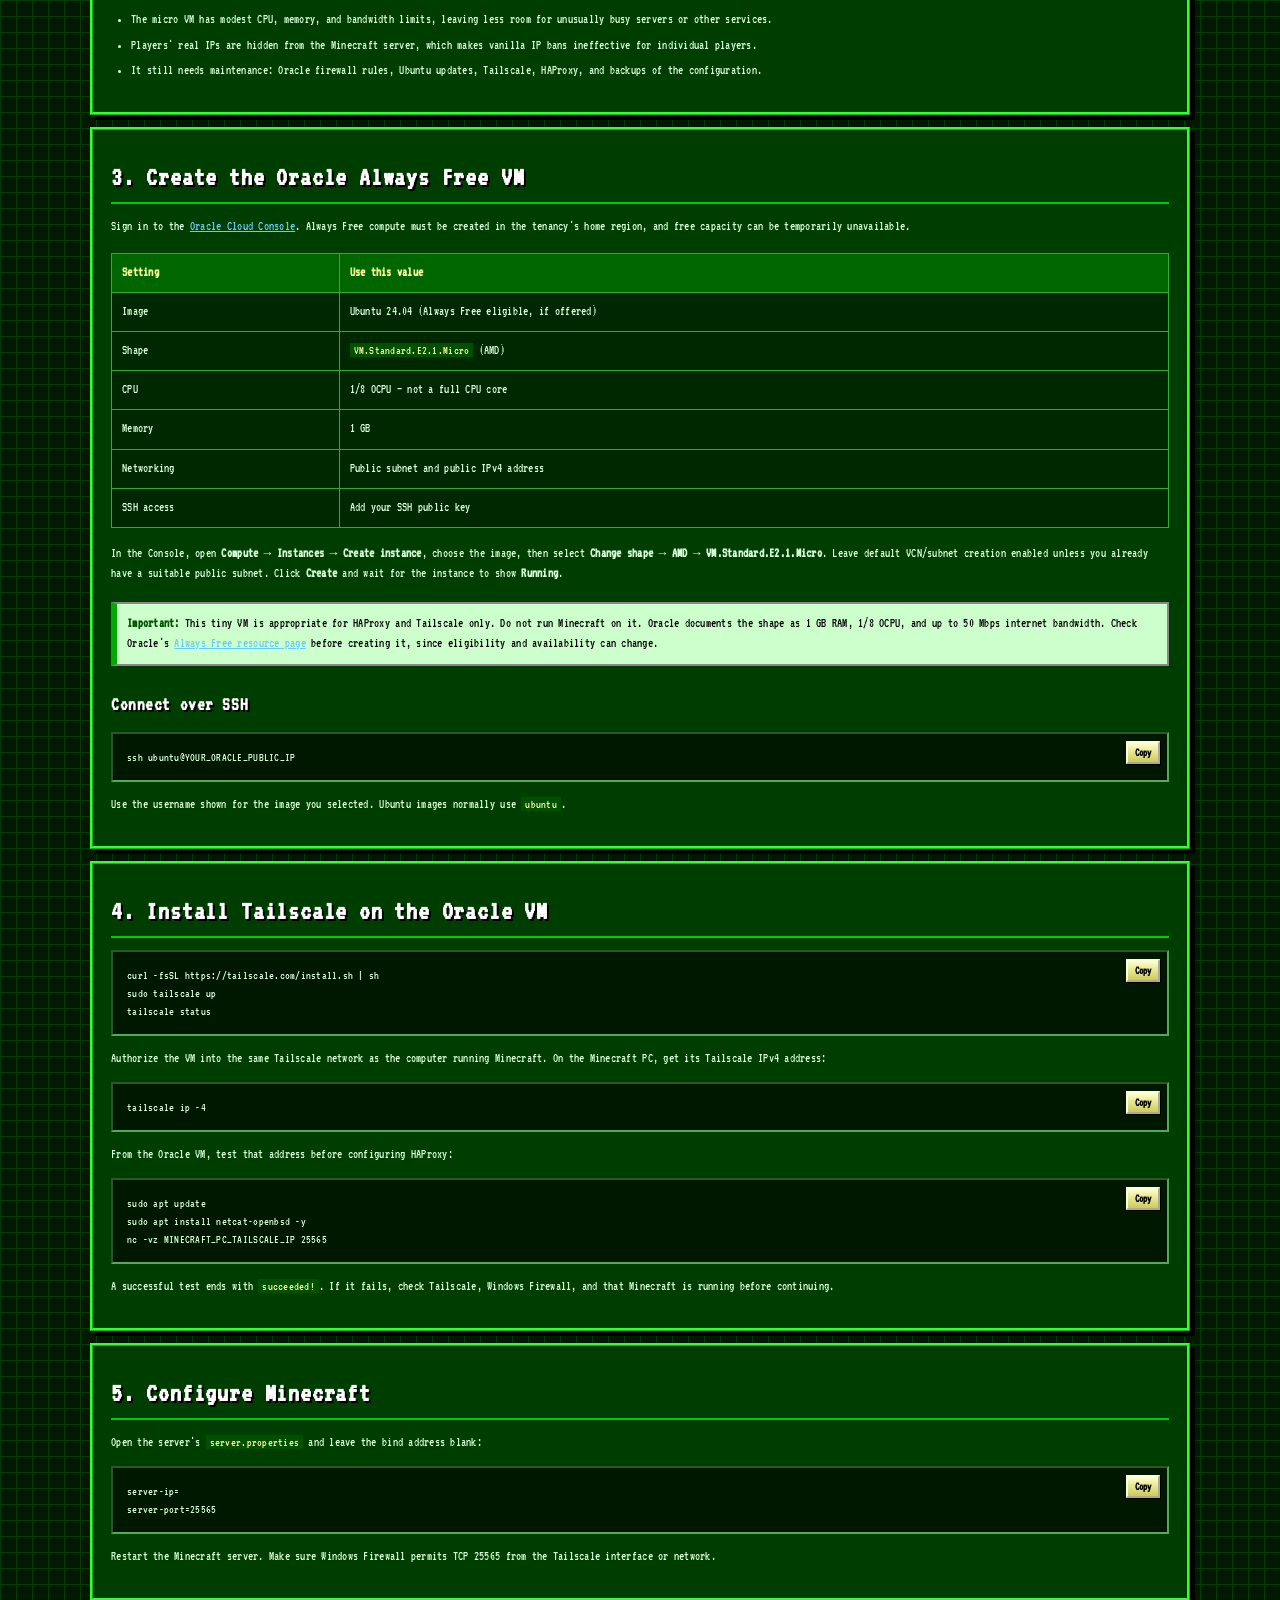
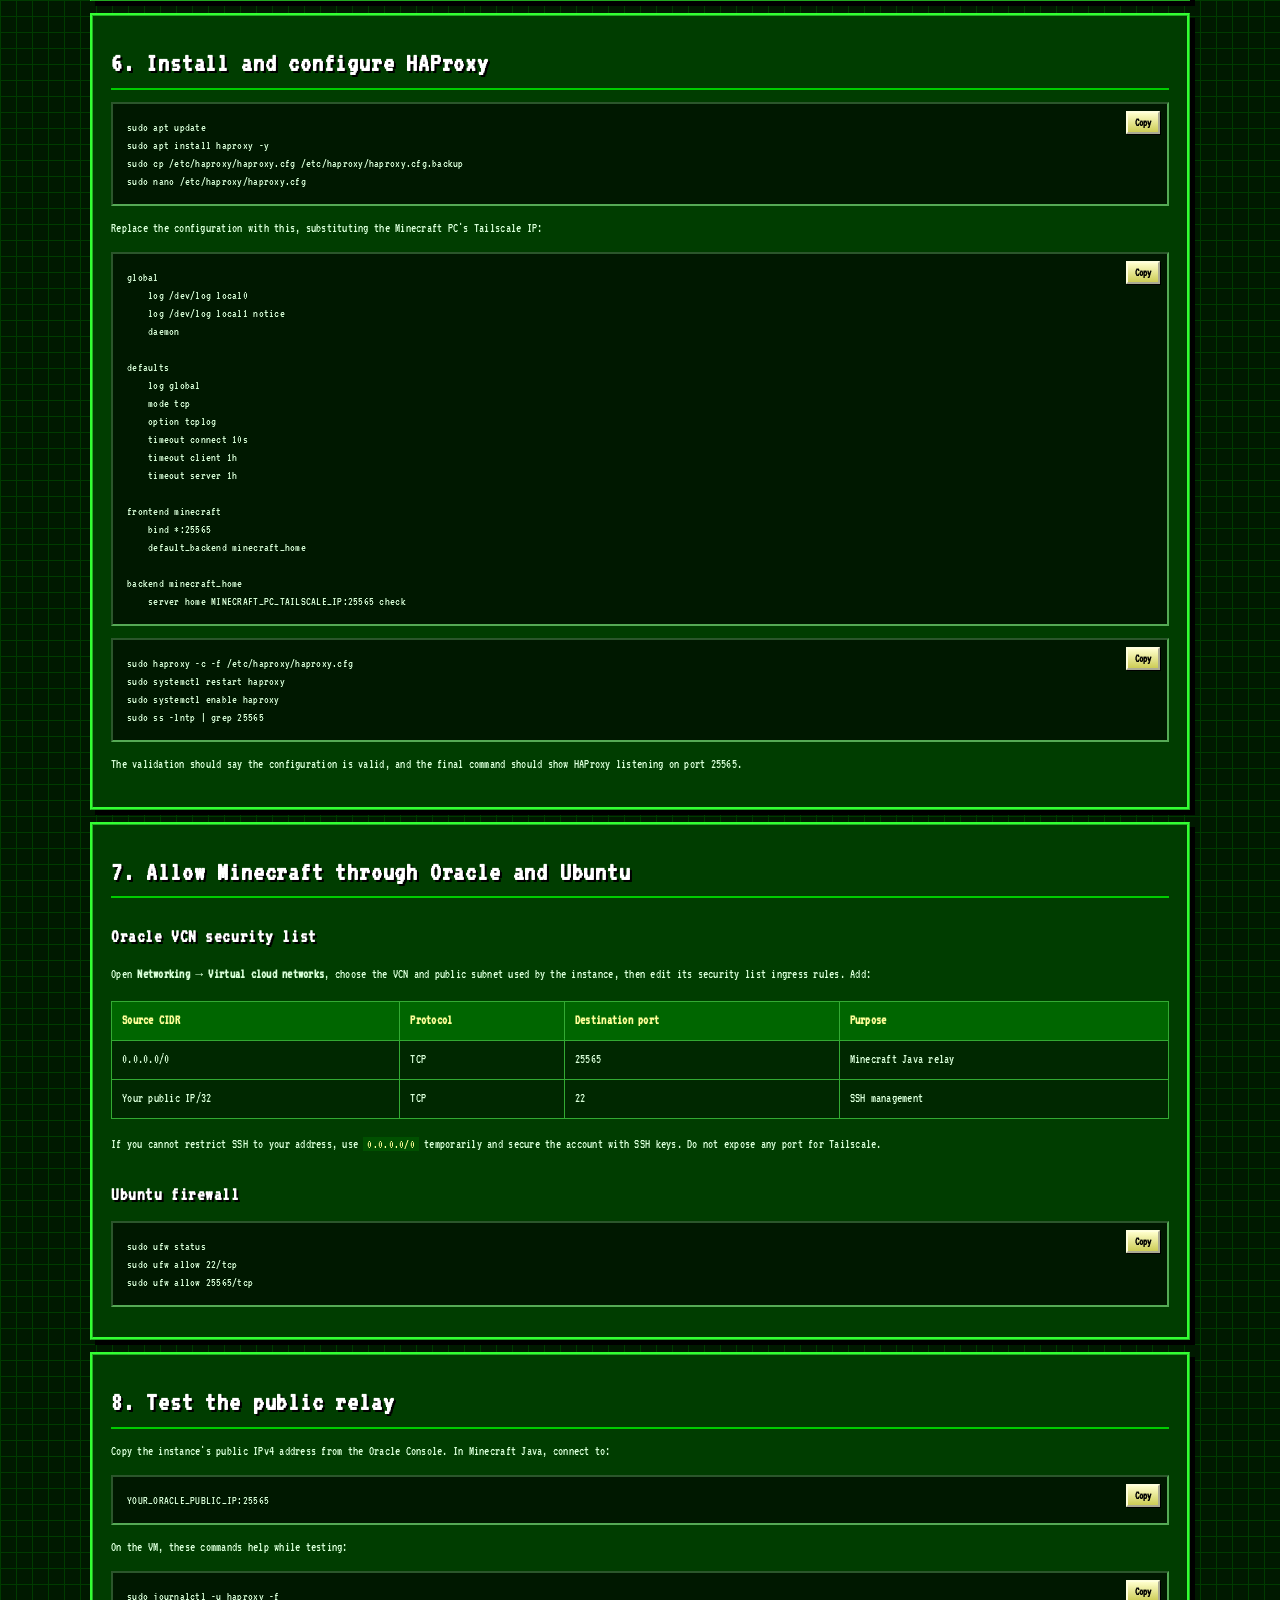
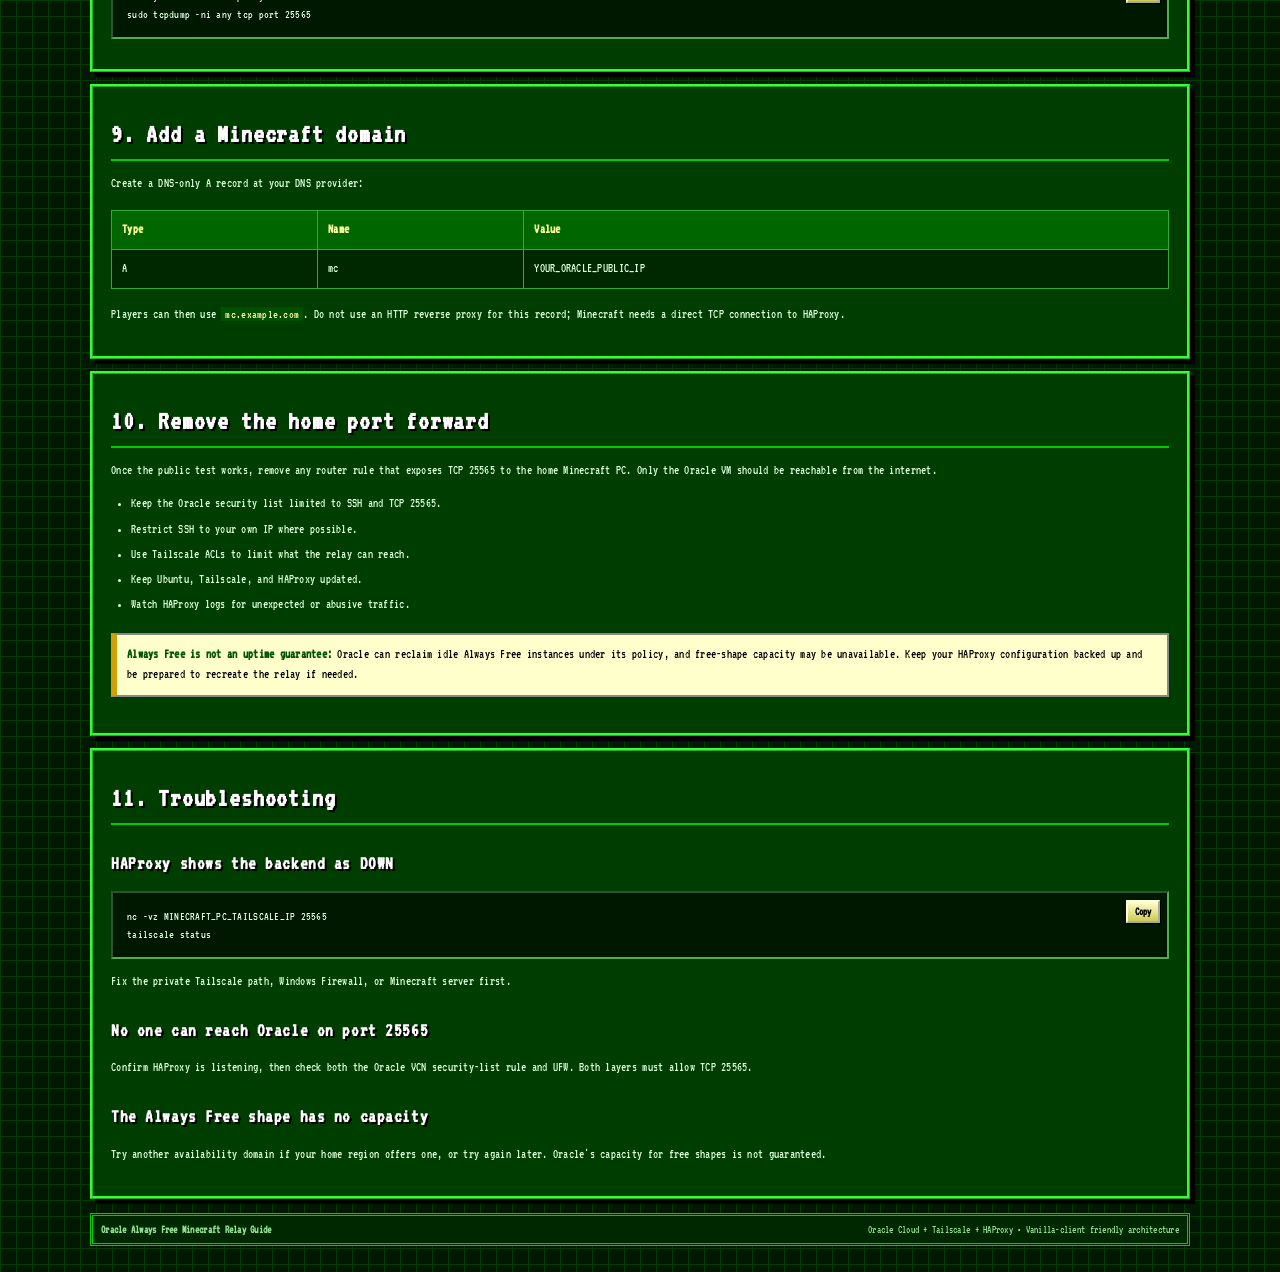
<file: oracle-free-minecraft-relay-guide.html>
<!DOCTYPE html>
<html lang="en">
<head>
<meta charset="UTF-8">
<meta name="viewport" content="width=device-width, initial-scale=1.0">
<meta name="theme-color" content="#00cc55">
<meta name="description" content="Build a Minecraft Java TCP relay with Oracle Cloud Always Free, Tailscale, and HAProxy.">
<link rel="icon" type="image/png" href="favicon.png">
<link rel="stylesheet" href="minecraft-relay-guide.css">
<title>Oracle Free Minecraft Relay Guide &mdash; MalachiteVR</title>
</head>
<body>
<nav>
  <a class="nav-logo" href="index.html">MALACHITEVR</a>
  <ul class="nav-links">
    <li><a href="index.html#about">About</a></li>
    <li><a href="index.html#games">Games</a></li>
    <li><a href="my-current-work.html">Projects</a></li>
    <li><a href="pcbuilds.html">PC Builds</a></li>
    <li><a href="mypc.html">My PC</a></li>
    <li><a href="minecraft.html">Minecraft Server</a></li>
    <li><a href="minecraft_relay_guide.html">Azure Relay</a></li>
    <li><a href="oracle-free-minecraft-relay-guide.html" class="active">Oracle Free Relay</a></li>
  </ul>
</nav>
<div class="wip-bar"><span>&#9888;</span> This website is a work in progress. Some info may not be correct.</div>

<header class="guide-hero">
  <span class="badge">Minecraft Java &bull; Oracle Always Free &bull; Tailscale &bull; HAProxy</span>
  <h1>Build a Minecraft Relay<br><span>on Oracle Always Free.</span></h1>
  <p class="lead">Use Oracle Cloud's Always Free micro VM as a public TCP relay for a Minecraft Java server hosted at home. Players connect normally; HAProxy forwards their connection privately over Tailscale, so your home IP and router port stay out of public view.</p>
  <div class="diagram"><pre>
                         PLAYER
                           │
                    mc.example.com
                           ▼
              ┌────────────────────┐
              │ ORACLE CLOUD MICRO │
              │ Public IP :25565   │
              │ HAProxy            │
              └─────────┬──────────┘
                        │ Tailscale
                        ▼
              ┌────────────────────┐
              │ HOME MINECRAFT PC  │
              │ Tailscale IP:25565 │
              └────────────────────┘
</pre></div>
  <div class="card-grid">
    <div class="card"><strong>Cost</strong>Always Free eligible</div>
    <div class="card"><strong>Player software</strong>None</div>
    <div class="card"><strong>Home port forward</strong>Not required</div>
    <div class="card"><strong>Public endpoint</strong>Oracle Cloud VM</div>
    <div class="card"><strong>TCP relay</strong>HAProxy</div>
  </div>
</header>

<nav class="guide-directory" aria-label="Guide directory">
  <a href="#architecture">Architecture</a>
  <a href="#tradeoffs">Pros &amp; Cons</a>
  <a href="#oracle">Oracle VM</a>
  <a href="#tailscale">Tailscale</a>
  <a href="#minecraft">Minecraft</a>
  <a href="#haproxy">HAProxy</a>
  <a href="#firewall">Firewall</a>
  <a href="#dns">DNS</a>
  <a href="#testing">Testing</a>
  <a href="#security">Security</a>
  <a href="#troubleshooting">Troubleshooting</a>
</nav>

<main>
<section id="architecture">
<h2>1. How it works</h2>
<p>The Oracle VM is the only public Minecraft endpoint. HAProxy accepts a player's TCP connection and forwards it through the encrypted Tailscale network to the Minecraft PC's private Tailscale address.</p>
<div class="note"><strong>Players need nothing extra:</strong> they enter your domain or Oracle public IP in the normal Minecraft Java multiplayer screen. Tailscale is only between the Oracle VM and the computer hosting Minecraft.</div>
<div class="warning"><strong>Player IP and bans:</strong> A raw TCP relay hides players' real IP addresses from the Minecraft Java console. The server sees the relay's Tailscale address instead, so vanilla IP bans become far less useful: banning it can block every player using the relay. Moderate with Minecraft accounts, permissions, logs, and server-side tools rather than relying on IP bans alone.</div>
</section>

<section id="tradeoffs">
<h2>2. Oracle Always Free relay pros and cons</h2>
<p>This option is best when avoiding a monthly relay bill is more important than guaranteed capacity and uptime.</p>

<h3>Pros</h3>
<ul class="checklist">
<li>Always Free eligibility can provide a public relay without a recurring VM charge.</li>
<li>Hides your home IP and removes the need to expose TCP 25565 on your home router.</li>
<li>Players join normally with a public IP or domain; they do not need Tailscale, mods, or a custom launcher.</li>
<li>HAProxy and Tailscale use very little compute, so the micro VM is suitable for a small relay.</li>
<li>The relay keeps the public-facing traffic separate from your home network.</li>
</ul>

<h3>Cons</h3>
<ul class="checklist">
<li>Always Free capacity is not guaranteed, so the required VM shape may be unavailable when you try to create it.</li>
<li>Oracle can reclaim eligible idle free instances under its policy, so this is not the best choice when uninterrupted availability is essential.</li>
<li>The micro VM has modest CPU, memory, and bandwidth limits, leaving less room for unusually busy servers or other services.</li>
<li>Players' real IPs are hidden from the Minecraft server, which makes vanilla IP bans ineffective for individual players.</li>
<li>It still needs maintenance: Oracle firewall rules, Ubuntu updates, Tailscale, HAProxy, and backups of the configuration.</li>
</ul>
</section>

<section id="oracle">
<h2>3. Create the Oracle Always Free VM</h2>
<p>Sign in to the <a href="https://cloud.oracle.com/">Oracle Cloud Console</a>. Always Free compute must be created in the tenancy's home region, and free capacity can be temporarily unavailable.</p>
<table>
<tr><th>Setting</th><th>Use this value</th></tr>
<tr><td>Image</td><td>Ubuntu 24.04 (Always Free eligible, if offered)</td></tr>
<tr><td>Shape</td><td><code>VM.Standard.E2.1.Micro</code> (AMD)</td></tr>
<tr><td>CPU</td><td>1/8 OCPU &mdash; not a full CPU core</td></tr>
<tr><td>Memory</td><td>1 GB</td></tr>
<tr><td>Networking</td><td>Public subnet and public IPv4 address</td></tr>
<tr><td>SSH access</td><td>Add your SSH public key</td></tr>
</table>
<p>In the Console, open <strong>Compute &rarr; Instances &rarr; Create instance</strong>, choose the image, then select <strong>Change shape &rarr; AMD &rarr; VM.Standard.E2.1.Micro</strong>. Leave default VCN/subnet creation enabled unless you already have a suitable public subnet. Click <strong>Create</strong> and wait for the instance to show <strong>Running</strong>.</p>
<div class="note"><strong>Important:</strong> This tiny VM is appropriate for HAProxy and Tailscale only. Do not run Minecraft on it. Oracle documents the shape as 1 GB RAM, 1/8 OCPU, and up to 50 Mbps internet bandwidth. Check Oracle's <a href="https://docs.oracle.com/en-us/iaas/Content/FreeTier/freetier_topic-Always_Free_Resources.htm">Always Free resource page</a> before creating it, since eligibility and availability can change.</div>
<h3>Connect over SSH</h3>
<pre><code>ssh ubuntu@YOUR_ORACLE_PUBLIC_IP</code></pre>
<p>Use the username shown for the image you selected. Ubuntu images normally use <code>ubuntu</code>.</p>
</section>

<section id="tailscale">
<h2>4. Install Tailscale on the Oracle VM</h2>
<pre><code>curl -fsSL https://tailscale.com/install.sh | sh
sudo tailscale up
tailscale status</code></pre>
<p>Authorize the VM into the same Tailscale network as the computer running Minecraft. On the Minecraft PC, get its Tailscale IPv4 address:</p>
<pre><code>tailscale ip -4</code></pre>
<p>From the Oracle VM, test that address before configuring HAProxy:</p>
<pre><code>sudo apt update
sudo apt install netcat-openbsd -y
nc -vz MINECRAFT_PC_TAILSCALE_IP 25565</code></pre>
<p>A successful test ends with <code>succeeded!</code>. If it fails, check Tailscale, Windows Firewall, and that Minecraft is running before continuing.</p>
</section>

<section id="minecraft">
<h2>5. Configure Minecraft</h2>
<p>Open the server's <code>server.properties</code> and leave the bind address blank:</p>
<pre><code>server-ip=
server-port=25565</code></pre>
<p>Restart the Minecraft server. Make sure Windows Firewall permits TCP 25565 from the Tailscale interface or network.</p>
</section>

<section id="haproxy">
<h2>6. Install and configure HAProxy</h2>
<pre><code>sudo apt update
sudo apt install haproxy -y
sudo cp /etc/haproxy/haproxy.cfg /etc/haproxy/haproxy.cfg.backup
sudo nano /etc/haproxy/haproxy.cfg</code></pre>
<p>Replace the configuration with this, substituting the Minecraft PC's Tailscale IP:</p>
<pre><code>global
    log /dev/log local0
    log /dev/log local1 notice
    daemon

defaults
    log global
    mode tcp
    option tcplog
    timeout connect 10s
    timeout client 1h
    timeout server 1h

frontend minecraft
    bind *:25565
    default_backend minecraft_home

backend minecraft_home
    server home MINECRAFT_PC_TAILSCALE_IP:25565 check</code></pre>
<pre><code>sudo haproxy -c -f /etc/haproxy/haproxy.cfg
sudo systemctl restart haproxy
sudo systemctl enable haproxy
sudo ss -lntp | grep 25565</code></pre>
<p>The validation should say the configuration is valid, and the final command should show HAProxy listening on port 25565.</p>
</section>

<section id="firewall">
<h2>7. Allow Minecraft through Oracle and Ubuntu</h2>
<h3>Oracle VCN security list</h3>
<p>Open <strong>Networking &rarr; Virtual cloud networks</strong>, choose the VCN and public subnet used by the instance, then edit its security list ingress rules. Add:</p>
<table>
<tr><th>Source CIDR</th><th>Protocol</th><th>Destination port</th><th>Purpose</th></tr>
<tr><td>0.0.0.0/0</td><td>TCP</td><td>25565</td><td>Minecraft Java relay</td></tr>
<tr><td>Your public IP/32</td><td>TCP</td><td>22</td><td>SSH management</td></tr>
</table>
<p>If you cannot restrict SSH to your address, use <code>0.0.0.0/0</code> temporarily and secure the account with SSH keys. Do not expose any port for Tailscale.</p>
<h3>Ubuntu firewall</h3>
<pre><code>sudo ufw status
sudo ufw allow 22/tcp
sudo ufw allow 25565/tcp</code></pre>
</section>

<section id="testing">
<h2>8. Test the public relay</h2>
<p>Copy the instance's public IPv4 address from the Oracle Console. In Minecraft Java, connect to:</p>
<pre><code>YOUR_ORACLE_PUBLIC_IP:25565</code></pre>
<p>On the VM, these commands help while testing:</p>
<pre><code>sudo journalctl -u haproxy -f
sudo tcpdump -ni any tcp port 25565</code></pre>
</section>

<section id="dns">
<h2>9. Add a Minecraft domain</h2>
<p>Create a DNS-only A record at your DNS provider:</p>
<table><tr><th>Type</th><th>Name</th><th>Value</th></tr>
<tr><td>A</td><td>mc</td><td>YOUR_ORACLE_PUBLIC_IP</td></tr></table>
<p>Players can then use <code>mc.example.com</code>. Do not use an HTTP reverse proxy for this record; Minecraft needs a direct TCP connection to HAProxy.</p>
</section>

<section id="security">
<h2>10. Remove the home port forward</h2>
<p>Once the public test works, remove any router rule that exposes TCP 25565 to the home Minecraft PC. Only the Oracle VM should be reachable from the internet.</p>
<ul class="checklist">
<li>Keep the Oracle security list limited to SSH and TCP 25565.</li>
<li>Restrict SSH to your own IP where possible.</li>
<li>Use Tailscale ACLs to limit what the relay can reach.</li>
<li>Keep Ubuntu, Tailscale, and HAProxy updated.</li>
<li>Watch HAProxy logs for unexpected or abusive traffic.</li>
</ul>
<div class="warning"><strong>Always Free is not an uptime guarantee:</strong> Oracle can reclaim idle Always Free instances under its policy, and free-shape capacity may be unavailable. Keep your HAProxy configuration backed up and be prepared to recreate the relay if needed.</div>
</section>

<section id="troubleshooting">
<h2>11. Troubleshooting</h2>
<h3>HAProxy shows the backend as DOWN</h3>
<pre><code>nc -vz MINECRAFT_PC_TAILSCALE_IP 25565
tailscale status</code></pre>
<p>Fix the private Tailscale path, Windows Firewall, or Minecraft server first.</p>
<h3>No one can reach Oracle on port 25565</h3>
<p>Confirm HAProxy is listening, then check both the Oracle VCN security-list rule and UFW. Both layers must allow TCP 25565.</p>
<h3>The Always Free shape has no capacity</h3>
<p>Try another availability domain if your home region offers one, or try again later. Oracle's capacity for free shapes is not guaranteed.</p>
</section>
</main>

<footer>
  <strong>Oracle Always Free Minecraft Relay Guide</strong>
  <p>Oracle Cloud + Tailscale + HAProxy &bull; Vanilla-client friendly architecture</p>
</footer>
<script>
document.querySelectorAll("pre").forEach(pre => {
  const btn = document.createElement("button");
  btn.className = "copy";
  btn.textContent = "Copy";
  btn.addEventListener("click", async () => {
    const value = pre.innerText.replace(/^Copy\\n/, "");
    try { await navigator.clipboard.writeText(value); btn.textContent = "Copied!"; }
    catch { btn.textContent = "Select manually"; }
    setTimeout(() => btn.textContent = "Copy", 1200);
  });
  pre.prepend(btn);
});
</script>
</body>
</html>
</file>
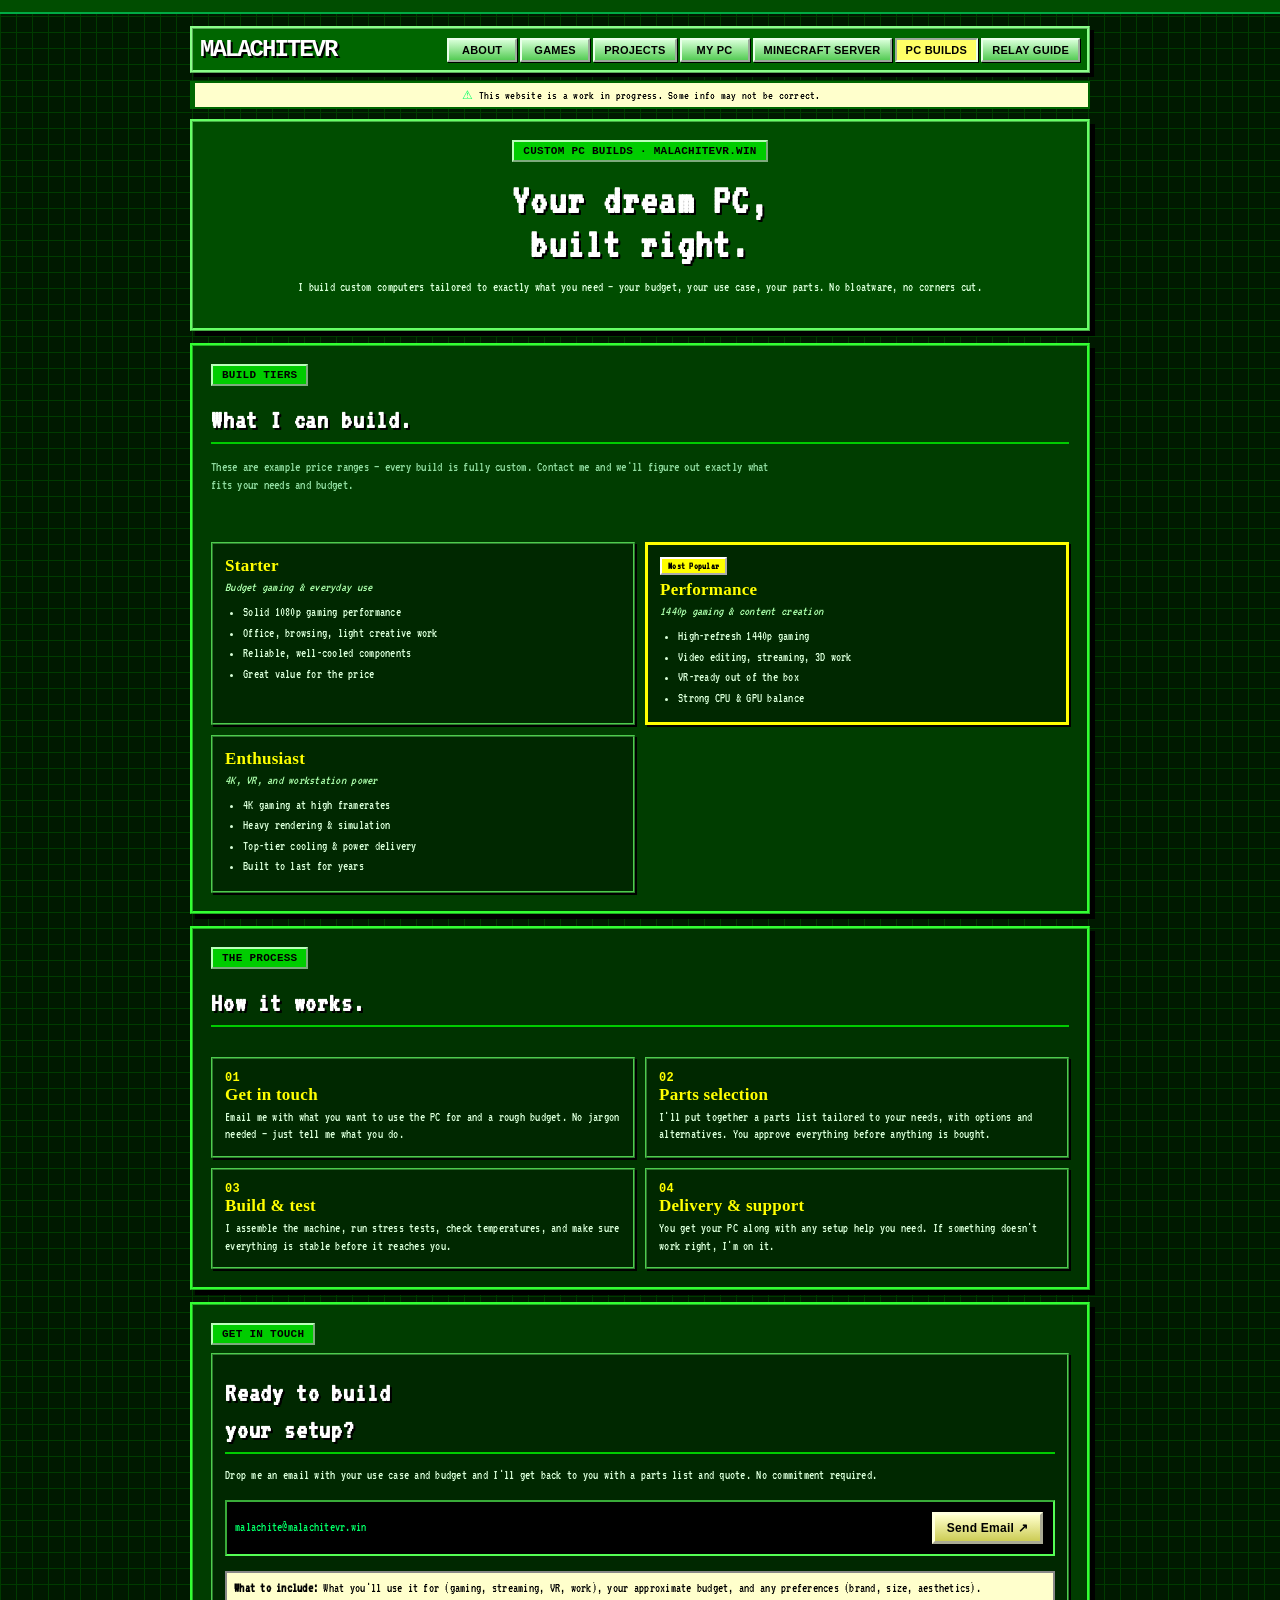
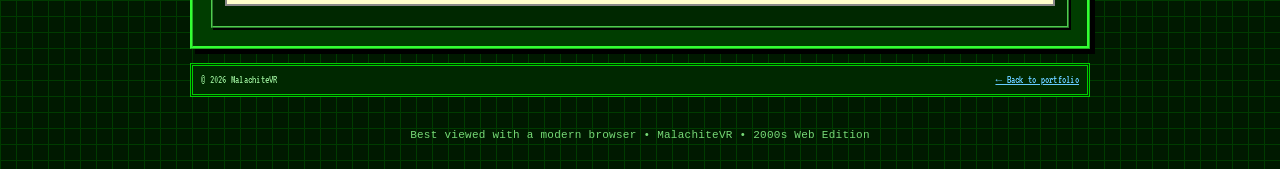
<file: pcbuilds.html>
<!DOCTYPE html>
<html lang="en">
<head>
  <link rel="icon" type="image/png" href="favicon.png" />
  <!-- Discord / Open Graph Embed -->
  <meta property="og:type" content="website" />
  <meta property="og:site_name" content="MalachiteVR" />
  <meta property="og:title" content="Custom PC Builds — MalachiteVR" />
  <meta property="og:description" content="Want a custom PC built for you? MalachiteVR builds custom computers tailored to your budget and use case — gaming, workstation, VR-ready, and more. Contact malachite@malachitevr.win." />
  <meta property="og:url" content="https://malachitevr.win/pcbuilds.html" />
  <meta property="og:image" content="https://malachitevr.win/embed-pc.png" />
  <meta property="og:image:width" content="1200" />
  <meta property="og:image:height" content="630" />
  <meta name="twitter:card" content="summary_large_image" />
  <meta name="twitter:title" content="Custom PC Builds — MalachiteVR" />
  <meta name="twitter:description" content="Want a custom PC built for you? MalachiteVR builds custom computers tailored to your budget and use case — gaming, workstation, VR-ready, and more. Contact malachite@malachitevr.win." />
  <meta name="twitter:image" content="https://malachitevr.win/embed-pc.png" />
  <meta name="theme-color" content="#3dffa0" />
  <meta charset="UTF-8" />
  <meta name="viewport" content="width=device-width, initial-scale=1.0" />
  <title>Custom PC Builds &mdash; MalachiteVR</title>
  <link rel="stylesheet" href="pcbuilds.css" />

</head>
<body>

  <nav>
    <a class="nav-logo" href="index.html">MALACHITEVR</a>
    <ul class="nav-links">
      <li><a href="index.html#about">About</a></li>
      <li><a href="index.html#games">Games</a></li>
      <li><a href="my-current-work.html">Projects</a></li>
      <li><a href="mypc.html">My PC</a></li>
      <li><a href="minecraft.html">Minecraft Server</a></li>
      <li><a href="pcbuilds.html" class="active">PC Builds</a></li>
      <li><a href="minecraft_relay_guide.html">Relay Guide</a></li>
    </ul>
  </nav>

  <div class="wip-bar">
    <span style="color:var(--green);">&#9888;</span>
    This website is a work in progress. Some info may not be correct.
  </div>

  <!-- HERO -->
  <div class="page-hero">
    <div class="hero-glow"></div>
    <div class="hero-tag">Custom PC Builds &middot; malachitevr.win</div>
    <h1>Your dream PC,<br/><span>built right.</span></h1>
    <p class="hero-sub">
      I build custom computers tailored to exactly what you need &mdash; your budget, your use case, your parts. No bloatware, no corners cut.
    </p>
  </div>

  <!-- TIERS -->
  <section id="tiers">
    <div class="section-label">Build Tiers</div>
    <h2 class="reveal">What I can build.</h2>
    <p style="color:var(--muted);font-size:0.85rem;margin-bottom:48px;max-width:560px;" class="reveal">
      These are example price ranges &mdash; every build is fully custom. Contact me and we'll figure out exactly what fits your needs and budget.
    </p>
    <div class="tiers-grid">

      <div class="tier-card reveal">
        <div class="tier-name">Starter</div>
        <div class="tier-tagline">Budget gaming &amp; everyday use</div>
        <ul class="tier-specs">
          <li>Solid 1080p gaming performance</li>
          <li>Office, browsing, light creative work</li>
          <li>Reliable, well-cooled components</li>
          <li>Great value for the price</li>
        </ul>
      </div>

      <div class="tier-card featured reveal">
        <div class="featured-badge">Most Popular</div>
        <div class="tier-name">Performance</div>
        <div class="tier-tagline">1440p gaming &amp; content creation</div>
        <ul class="tier-specs">
          <li>High-refresh 1440p gaming</li>
          <li>Video editing, streaming, 3D work</li>
          <li>VR-ready out of the box</li>
          <li>Strong CPU &amp; GPU balance</li>
        </ul>
      </div>

      <div class="tier-card reveal">
        <div class="tier-name">Enthusiast</div>
        <div class="tier-tagline">4K, VR, and workstation power</div>
        <ul class="tier-specs">
          <li>4K gaming at high framerates</li>
          <li>Heavy rendering &amp; simulation</li>
          <li>Top-tier cooling &amp; power delivery</li>
          <li>Built to last for years</li>
        </ul>
      </div>

    </div>
  </section>

  <!-- PROCESS -->
  <section id="process">
    <div class="section-label">The Process</div>
    <h2 class="reveal">How it works.</h2>
    <br/>
    <div class="process-steps">
      <div class="step reveal">
        <div class="step-num">01</div>
        <div class="step-title">Get in touch</div>
        <div class="step-desc">Email me with what you want to use the PC for and a rough budget. No jargon needed &mdash; just tell me what you do.</div>
      </div>
      <div class="step reveal">
        <div class="step-num">02</div>
        <div class="step-title">Parts selection</div>
        <div class="step-desc">I'll put together a parts list tailored to your needs, with options and alternatives. You approve everything before anything is bought.</div>
      </div>
      <div class="step reveal">
        <div class="step-num">03</div>
        <div class="step-title">Build &amp; test</div>
        <div class="step-desc">I assemble the machine, run stress tests, check temperatures, and make sure everything is stable before it reaches you.</div>
      </div>
      <div class="step reveal">
        <div class="step-num">04</div>
        <div class="step-title">Delivery &amp; support</div>
        <div class="step-desc">You get your PC along with any setup help you need. If something doesn't work right, I'm on it.</div>
      </div>
    </div>
  </section>

  <!-- CONTACT CTA -->
  <section id="contact-cta">
    <div class="section-label">Get in Touch</div>
    <div class="cta-box reveal">
      <h2>Ready to build<br/>your setup?</h2>
      <p>
        Drop me an email with your use case and budget and I'll get back to you with a parts list and quote. No commitment required.
      </p>
      <div class="email-block">
        <span>malachite@malachitevr.win</span>
        <a href="mailto:malachite@malachitevr.win">Send Email &#8599;</a>
      </div>
      <p class="note">
        <strong>What to include:</strong> What you'll use it for (gaming, streaming, VR, work), your approximate budget, and any preferences (brand, size, aesthetics).
      </p>
    </div>
  </section>

  <footer>
    <span>&copy; 2026 MalachiteVR</span>
    <a href="index.html">&#8592; Back to portfolio</a>
  </footer>
</body>
</html>
</file>
<file: aboutme.css>
/* RETRO FONT THEME */
@import url("https://fonts.googleapis.com/css2?family=VT323&display=swap");

html, body {
  font-family: "VT323", "Courier New", monospace !important;
}

body, body * {
  font-family: "VT323", "Courier New", monospace !important;
}

/* Keep icons and glyphs visually intact where their own font is required. */
i, svg, .icon, [class*="icon"] {
  font-family: inherit;
}

/* Slightly stronger terminal-era typography */
body {
  letter-spacing: 0.02em;
}

h1, h2, h3, h4, h5, h6 {
  font-family: "VT323", "Courier New", monospace !important;
  letter-spacing: 0.03em;
}

button, input, textarea, select {
  font-family: "VT323", "Courier New", monospace !important;
}


:root{
    --malachite: #3dffa0;
    --malachite-dim: #23a86b;
    --bg: #050806;
    --panel: rgba(10, 18, 14, .65);
    --text-dim: #b9d6c6;
}

*{
    margin:0;
    padding:0;
    box-sizing:border-box;
}

html, body{
    min-height:100vh;
}

body{
    font-family:'IBM Plex Mono', monospace;
    background:var(--bg);
    color:white;
    position:relative;
    overflow-x:hidden;
}

/* Grid background, matching main site */
.grid-bg{
    position:fixed;
    inset:0;
    z-index:0;
    background-image:
        linear-gradient(rgba(61,255,160,.06) 1px, transparent 1px),
        linear-gradient(90deg, rgba(61,255,160,.06) 1px, transparent 1px);
    background-size: 44px 44px;
    -webkit-mask-image: radial-gradient(circle at 50% 30%, black 0%, transparent 75%);
    mask-image: radial-gradient(circle at 50% 30%, black 0%, transparent 75%);
    pointer-events:none;
}

body::before{
    content:"";
    position:fixed;
    inset:0;
    z-index:0;
    background:
    radial-gradient(circle at 20% 20%, rgba(61,255,160,.10), transparent 30%),
    radial-gradient(circle at 80% 40%, rgba(0,120,70,.14), transparent 35%),
    radial-gradient(circle at 50% 90%, rgba(61,255,160,.08), transparent 30%),
    linear-gradient(135deg,#03110b,#071b14,#020504);
    animation:bgMove 18s infinite alternate ease-in-out;
    transform:scale(1.2);
}

@keyframes bgMove{
    0%{
        filter:hue-rotate(0deg);
        transform:scale(1.15) translateY(0px);
    }
    100%{
        filter:hue-rotate(15deg);
        transform:scale(1.25) translateY(-15px);
    }
}

/* Top nav, consistent with rest of site */
.topnav{
    position:relative;
    z-index:5;
    display:flex;
    justify-content:space-between;
    align-items:center;
    padding:22px clamp(20px, 6vw, 60px) 0;
}

.brand{
    font-family:'Syne', sans-serif;
    font-weight:800;
    letter-spacing:.06em;
    color:var(--malachite);
    text-decoration:none;
    font-size:1rem;
}

.back-btn{
    text-decoration:none;
    color:#9dffcb;
    background:rgba(61,255,160,.08);
    border:1px solid rgba(61,255,160,.28);
    padding:9px 18px;
    border-radius:10px;
    font-size:.8rem;
    font-weight:500;
    backdrop-filter:blur(8px);
    transition:.25s ease;
}

.back-btn:hover{
    background:rgba(61,255,160,.2);
    box-shadow:0 0 15px rgba(61,255,160,.2);
    transform:translateY(-2px);
}

/* Work-in-progress banner, matches main site pages */
.wip-banner{
    position:relative;
    z-index:5;
    text-align:center;
    font-size:.78rem;
    color:#ffd98a;
    background:rgba(255,180,60,.08);
    border-top:1px solid rgba(255,180,60,.18);
    border-bottom:1px solid rgba(255,180,60,.18);
    padding:8px 12px;
    margin-top:18px;
}

.wrap{
    position:relative;
    z-index:2;
    max-width:520px;
    margin:0 auto;
    padding:48px 20px 60px;
    display:flex;
    flex-direction:column;
    align-items:center;
}

.eyebrow{
    font-size:.78rem;
    letter-spacing:.12em;
    text-transform:uppercase;
    color:var(--malachite-dim);
    margin-bottom:18px;
}

/* Main Card */
.card{
    width:100%;
    max-width:420px;
    backdrop-filter:blur(16px);
    background:var(--panel);
    border:1px solid rgba(61,255,160,.18);
    border-radius:20px;
    padding:32px;
    position:relative;
    box-shadow:
    0 0 40px rgba(61,255,160,.08),
    inset 0 0 20px rgba(61,255,160,.04);
}

.reveal{
    animation:fadeUp .8s ease both;
}

@keyframes fadeUp{
    from{
        opacity:0;
        transform:translateY(30px);
    }
    to{
        opacity:1;
        transform:translateY(0);
    }
}

/* Avatar */
.avatar{
    width:120px;
    height:120px;
    margin:auto;
    border-radius:50%;
    overflow:hidden;
    border:3px solid rgba(61,255,160,.45);
    box-shadow:0 0 25px rgba(61,255,160,.25);
}

.avatar img{
    width:100%;
    height:100%;
    object-fit:cover;
}

/* Username */
h1{
    font-family:'Syne', sans-serif;
    font-weight:700;
    text-align:center;
    margin-top:18px;
    font-size:2rem;
    color:var(--malachite);
    text-shadow:
    0 0 10px rgba(61,255,160,.35),
    0 0 20px rgba(61,255,160,.15);
}

.glow-line{
    width:110px;
    height:3px;
    margin:14px auto 22px;
    border-radius:999px;
    background:linear-gradient(to right, var(--malachite-dim), var(--malachite));
    animation:pulse 2s infinite;
}

@keyframes pulse{
    0%,100%{
        opacity:.5;
        transform:scaleX(.9);
    }
    50%{
        opacity:1;
        transform:scaleX(1.05);
    }
}

/* Bio */
.bio{
    text-align:center;
    line-height:1.7;
    color:var(--text-dim);
    font-size:.92rem;
    margin-bottom:24px;
}

/* Socials */
.socials{
    display:flex;
    gap:10px;
    justify-content:center;
    flex-wrap:wrap;
}

.socials a{
    text-decoration:none;
    color:white;
    background:rgba(61,255,160,.08);
    border:1px solid rgba(61,255,160,.18);
    padding:9px 16px;
    border-radius:12px;
    transition:.25s;
    font-size:.85rem;
}

.socials a:hover{
    transform:translateY(-3px);
    background:rgba(61,255,160,.18);
    box-shadow:0 0 15px rgba(61,255,160,.15);
}

/* Music Player */
.player{
    margin-top:26px;
    padding:16px;
    border-radius:14px;
    background:rgba(0,0,0,.28);
    border:1px solid rgba(61,255,160,.12);
}

.song{
    margin-bottom:10px;
    color:#9dffcb;
    font-weight:500;
    text-align:center;
    font-size:.85rem;
}

audio{
    width:100%;
    filter:hue-rotate(75deg) saturate(1.2);
}

/* floating particles */
.particle{
    position:fixed;
    z-index:1;
    border-radius:50%;
    background:rgba(61,255,160,.18);
    animation:float linear infinite;
    pointer-events:none;
}

.particle:nth-child(2){ width:8px; height:8px; left:15%; animation-duration:14s; }
.particle:nth-child(3){ width:5px; height:5px; left:72%; animation-duration:18s; }
.particle:nth-child(4){ width:12px; height:12px; left:45%; animation-duration:22s; }

@keyframes float{
    from{ transform:translateY(120vh); }
    to{ transform:translateY(-20vh); }
}

.footer{
    text-align:center;
    margin-top:22px;
    opacity:.45;
    font-size:.78rem;
}

.copyright{
    text-align:center;
    margin-top:10px;
    opacity:.35;
    font-size:.72rem;
}

@media (max-width: 480px){
    .card{ padding:24px; }
    .wrap{ padding-top:32px; }
}



@import url("https://fonts.googleapis.com/css2?family=VT323&display=swap");

html, body {
  font-family: "VT323", "Courier New", monospace !important;
}

body, body * {
  font-family: "VT323", "Courier New", monospace !important;
}

/* Keep icons and glyphs visually intact where their own font is required. */
i, svg, .icon, [class*="icon"] {
  font-family: inherit;
}

/* Slightly stronger terminal-era typography */
body {
  letter-spacing: 0.02em;
}

h1, h2, h3, h4, h5, h6 {
  font-family: "VT323", "Courier New", monospace !important;
  letter-spacing: 0.03em;
}

button, input, textarea, select {
  font-family: "VT323", "Courier New", monospace !important;
}
</file>
<file: minecraft-server.css>
/* RETRO FONT THEME */
@import url("https://fonts.googleapis.com/css2?family=VT323&display=swap");

html, body {
  font-family: "VT323", "Courier New", monospace !important;
}

body, body * {
  font-family: "VT323", "Courier New", monospace !important;
}

/* Keep icons and glyphs visually intact where their own font is required. */
i, svg, .icon, [class*="icon"] {
  font-family: inherit;
}

/* Slightly stronger terminal-era typography */
body {
  letter-spacing: 0.02em;
}

h1, h2, h3, h4, h5, h6 {
  font-family: "VT323", "Courier New", monospace !important;
  letter-spacing: 0.03em;
}

button, input, textarea, select {
  font-family: "VT323", "Courier New", monospace !important;
}


:root{
  --green:#00ff66; --green-dark:#008c38; --lime:#ccff00;
  --bg:#001900; --panel:#003d00; --panel-dark:#002800;
  --border:#00aa44; --text:#d8ffd8; --muted:#aaffaa;
  --yellow:#ffff00; --blue:#66ccff;
}
*{box-sizing:border-box}
html,body{margin:0;padding:0}
html{scroll-behavior:smooth}
body{
  background:var(--bg); color:var(--text);
  font-family:Arial,Helvetica,sans-serif; font-size:13px; line-height:1.35;
  background-image:
    linear-gradient(#003b00 1px,transparent 1px),
    linear-gradient(90deg,#003b00 1px,transparent 1px);
  background-size:16px 16px;
}
body:before{content:"";display:block;height:12px;background:#004d00;border-bottom:2px outset #00ff66}
body:after{content:"Best viewed with a modern browser • MalachiteVR • 2000s Web Edition";display:block;text-align:center;color:#76d976;font:11px "Courier New",monospace;padding:18px 0 28px}

nav{
  position:relative; width:900px; max-width:94%; min-height:0;
  margin:12px auto 8px; padding:7px; box-sizing:border-box;
  display:flex; align-items:center; justify-content:space-between;
  background:#006600; border:3px ridge #8aff8a; box-shadow:4px 4px #000;
}
.nav-logo{font:900 24px "Courier New",monospace; color:#fff; text-shadow:2px 2px #000; letter-spacing:-2px; text-decoration:none}
.nav-links{display:flex; flex-wrap:wrap; gap:3px; margin:0; padding:0; list-style:none}
.nav-links a{
  display:block; padding:4px 9px; min-width:70px; text-align:center;
  color:#000; text-decoration:none; font:bold 11px Arial,sans-serif; text-transform:uppercase;
  background:linear-gradient(#d7ffd7,#55cc55); border:2px outset #eaffea; box-shadow:1px 1px #000;
}
.nav-links a:hover,.nav-links a.active{background:#ffff66; color:#000; border-style:inset}

.wip-bar{
  width:900px; max-width:94%; margin:0 auto 10px; padding:5px 8px; box-sizing:border-box;
  background:#ffffcc; color:#000; border:2px solid #006600; border-left-width:5px;
  font:12px "Times New Roman",serif; text-align:center;
}

.page-hero{
  width:900px; max-width:94%; box-sizing:border-box; margin:10px auto; padding:18px;
  text-align:center; background:#004d00; border:3px ridge #66ff66; box-shadow:5px 5px #000;
}
.hero-tag{
  display:inline-block; background:#00cc00; color:#000; border:2px outset #baffba;
  padding:3px 9px; margin:0 0 8px; font:bold 11px "Courier New",monospace; text-transform:uppercase;
}
h1,h2,h3{font-family:"Times New Roman",serif; text-shadow:2px 2px #000; color:#fff; margin:8px 0}
h1{font-size:42px; line-height:1.05}
h1 span{color:var(--lime)}
h2{font-size:27px; margin-bottom:12px; border-bottom:2px solid #00cc00; padding-bottom:4px}
h3{font-size:19px}
.hero-sub{color:var(--text); max-width:640px; margin:8px auto}
a{color:var(--blue)}
a:hover{color:var(--yellow)}

.email-block{
  display:flex; align-items:center; justify-content:space-between; gap:10px;
  width:min(100%,420px); margin:15px auto; padding:8px;
  background:#000; border:2px inset #55ff55; font-family:"Courier New",monospace; color:var(--green);
}
.email-block a{color:#000!important; text-decoration:none}

.hero-cta{margin:12px 0}
.btn{
  display:inline-block; padding:6px 12px; margin:2px; color:#000!important; text-decoration:none;
  background:linear-gradient(#ffffcc,#cccc55); border:3px outset #ffffdd; box-shadow:2px 2px #000;
  font:bold 12px Arial,sans-serif;
}
.btn:active{border-style:inset; box-shadow:none}
.email-block .copy-address{
  display:inline-block; padding:4px 9px; background:linear-gradient(#d7ffd7,#55cc55);
  border:2px outset #eaffea; box-shadow:1px 1px #000; font:bold 11px Arial,sans-serif; text-transform:uppercase;
}

section,.note{
  width:900px; max-width:94%; box-sizing:border-box; margin:12px auto; padding:18px;
  background:var(--panel); border:3px ridge #33ff33; box-shadow:5px 5px #000;
}
section:nth-of-type(even){background:#003300}
.section-label{
  display:inline-block; background:#00cc00; color:#000; border:2px outset #baffba;
  padding:3px 9px; margin:0 0 8px; font:bold 11px "Courier New",monospace; text-transform:uppercase;
}

.specs-grid,.games-grid,.process-steps{
  display:grid; grid-template-columns:repeat(2,minmax(0,1fr)); gap:10px; margin-top:10px;
}
.spec-card,.game-card,.step{
  background:#002800; border:2px ridge #4dcc4d; padding:12px; box-shadow:2px 2px #000;
}
.spec-card:hover,.game-card:hover,.step:hover{background:#005000}
.spec-icon,.game-icon{font-size:24px; display:block; margin-bottom:4px}
.spec-category{font-size:11px; color:var(--muted)}
.spec-name,.game-title,.step-title{color:var(--yellow); font:bold 17px "Times New Roman",serif}
.game-desc,.step-desc{margin-top:4px; color:var(--text)}
.step-num{color:var(--yellow); font:bold 12px "Courier New",monospace}

.note{background:#ffffcc; color:#000; border:2px solid #888; text-align:center}

footer{
  width:900px; max-width:94%; margin:14px auto; padding:8px; box-sizing:border-box;
  border:3px double #00cc00; background:#002800; color:#8fdf8f;
  font:11px "Courier New",monospace;
  display:flex; justify-content:space-between; gap:10px; flex-wrap:wrap;
}
footer a{color:var(--blue); text-decoration:none}

/* --- Server status widget --- */
.status-block{display:grid; grid-template-columns:repeat(4,1fr); gap:10px; margin-top:10px}
.stat-block{
  display:flex; flex-direction:column; gap:6px; align-items:flex-start;
  background:#001e00; border:2px inset #44cc44; padding:8px;
}
.stat-label{display:flex; align-items:center; gap:6px; font-size:11px; color:var(--muted); text-transform:uppercase; letter-spacing:.03em}
.stat-num{font:bold 20px "Courier New",monospace; color:var(--yellow)}
.status-dot{
  width:10px; height:10px; border-radius:50%; display:inline-block;
  background:#666; box-shadow:0 0 6px #666; border:1px solid #000;
}
.status-dot.online{background:var(--green); box-shadow:0 0 8px var(--green)}
.status-dot.offline{background:#ff4444; box-shadow:0 0 8px #ff4444}
.status-dot.unknown{background:var(--yellow); box-shadow:0 0 8px var(--yellow)}
.status-updated{margin:10px 0 0; color:var(--muted); font:11px "Courier New",monospace; text-align:right}

@media(max-width:700px){
  nav{flex-direction:column; align-items:stretch}
  .nav-logo{text-align:center}
  .nav-links{justify-content:center}
  .specs-grid,.games-grid,.process-steps,.status-block{grid-template-columns:1fr}
  h1{font-size:34px}
  section,.note,nav,footer,.wip-bar,.page-hero{max-width:94%; width:94%}
}



@import url("https://fonts.googleapis.com/css2?family=VT323&display=swap");

html, body {
  font-family: "VT323", "Courier New", monospace !important;
}

body, body * {
  font-family: "VT323", "Courier New", monospace !important;
}

/* Keep icons and glyphs visually intact where their own font is required. */
i, svg, .icon, [class*="icon"] {
  font-family: inherit;
}

/* Slightly stronger terminal-era typography */
body {
  letter-spacing: 0.02em;
}

h1, h2, h3, h4, h5, h6 {
  font-family: "VT323", "Courier New", monospace !important;
  letter-spacing: 0.03em;
}

button, input, textarea, select {
  font-family: "VT323", "Courier New", monospace !important;
}
</file>
<file: minecraft-relay-guide.css>
/* RETRO FONT THEME */
@import url("https://fonts.googleapis.com/css2?family=VT323&display=swap");

html, body {
  font-family: "VT323", "Courier New", monospace !important;
}

body, body * {
  font-family: "VT323", "Courier New", monospace !important;
}

/* Keep icons and glyphs visually intact where their own font is required. */
i, svg, .icon, [class*="icon"] {
  font-family: inherit;
}

/* Slightly stronger terminal-era typography */
body {
  letter-spacing: 0.02em;
}

h1, h2, h3, h4, h5, h6 {
  font-family: "VT323", "Courier New", monospace !important;
  letter-spacing: 0.03em;
}

button, input, textarea, select {
  font-family: "VT323", "Courier New", monospace !important;
}


:root {
  --bg: #001900;
  --panel: #003d00;
  --panel-dark: #002800;
  --green: #00ff66;
  --bright: #ffff66;
  --text: #d8ffd8;
  --muted: #aaffaa;
  --border: #33ff33;
  --link: #66ccff;
}

* { box-sizing: border-box; }
html { scroll-behavior: smooth; }
body {
  margin: 0;
  color: var(--text);
  background-color: var(--bg);
  background-image: linear-gradient(#003b00 1px, transparent 1px), linear-gradient(90deg, #003b00 1px, transparent 1px);
  background-size: 16px 16px;
  font: 13px/1.55 Arial, Helvetica, sans-serif;
}
body::before {
  content: "";
  display: block;
  height: 12px;
  background: #004d00;
  border-bottom: 2px outset var(--green);
}
nav, main, footer, .wip-bar, .guide-hero, .guide-directory { width: 1100px; max-width: 94%; margin-left: auto; margin-right: auto; }
nav {
  display: flex;
  align-items: center;
  justify-content: space-between;
  gap: 14px;
  margin-top: 12px;
  padding: 7px;
  background: #006600;
  border: 3px ridge #8aff8a;
  box-shadow: 4px 4px #000;
}
.nav-logo {
  color: #fff;
  text-decoration: none;
  white-space: nowrap;
  font: 900 24px "Courier New", monospace;
  letter-spacing: -2px;
  text-shadow: 2px 2px #000;
}
.nav-links { display: flex; flex-wrap: wrap; justify-content: flex-end; gap: 3px; margin: 0; padding: 0; list-style: none; }
.nav-links a, .guide-directory a {
  display: block;
  min-width: 70px;
  padding: 4px 9px;
  color: #000;
  text-align: center;
  text-decoration: none;
  text-transform: uppercase;
  background: linear-gradient(#d7ffd7, #55cc55);
  border: 2px outset #eaffea;
  box-shadow: 1px 1px #000;
  font: bold 11px Arial, sans-serif;
}
.nav-links a:hover, .nav-links a.active, .guide-directory a:hover { background: var(--bright); border-style: inset; }
.wip-bar {
  margin-top: 8px;
  padding: 5px 8px;
  color: #000;
  text-align: center;
  background: #ffffcc;
  border: 2px solid #006600;
  border-left-width: 5px;
  font: 12px "Times New Roman", serif;
}
.guide-hero, section {
  margin-top: 12px;
  padding: 18px;
  background: var(--panel);
  border: 3px ridge var(--border);
  box-shadow: 5px 5px #000;
}
.guide-hero { text-align: center; }
.badge, .section-label {
  display: inline-block;
  margin-bottom: 8px;
  padding: 3px 9px;
  color: #000;
  background: #00cc00;
  border: 2px outset #baffba;
  text-transform: uppercase;
  font: bold 11px "Courier New", monospace;
}
h1, h2, h3 { color: #fff; font-family: "Times New Roman", serif; text-shadow: 2px 2px #000; }
h1 { margin: 8px 0 12px; font-size: clamp(34px, 5vw, 52px); line-height: 1.05; }
h1 span { color: var(--bright); }
h2 { margin: 8px 0 12px; padding-bottom: 4px; border-bottom: 2px solid #00cc00; font-size: 27px; }
h3 { margin: 24px 0 6px; font-size: 19px; }
.lead { max-width: 760px; margin: 0 auto; color: var(--text); font-size: 15px; }
.guide-directory {
  position: sticky;
  top: 0;
  z-index: 10;
  display: flex;
  flex-wrap: wrap;
  gap: 4px;
  margin-top: 12px;
  padding: 7px;
  background: #002800;
  border: 3px ridge #4dcc4d;
  box-shadow: 3px 3px #000;
}
.guide-directory a { flex: 1 1 104px; }
.diagram {
  margin: 20px 0;
  padding: 12px;
  overflow-x: auto;
  background: #002800;
  border: 2px inset #44cc44;
}
.diagram pre { margin: 0; padding: 0; border: 0; background: transparent; }
.card-grid { display: grid; grid-template-columns: repeat(auto-fit, minmax(165px, 1fr)); gap: 10px; margin: 18px 0 0; }
.card {
  padding: 12px;
  background: var(--panel-dark);
  border: 2px ridge #4dcc4d;
  box-shadow: 2px 2px #000;
}
.card strong { display: block; margin-bottom: 3px; color: #ffff00; font-family: "Courier New", monospace; }
.note, .warning {
  margin: 18px 0;
  padding: 10px;
  color: #000;
  border: 2px solid #888;
}
.note { background: #ccffcc; border-left: 6px solid #00aa00; }
.warning { background: #ffffcc; border-left: 6px solid #d4a000; }
.note strong, .warning strong { color: #005500; }
code { padding: 1px 4px; color: #ffff99; background: #005000; font: 12px "Courier New", monospace; }
pre {
  position: relative;
  margin: 12px 0;
  padding: 14px 52px 14px 14px;
  overflow-x: auto;
  color: #d8ffd8;
  background: #001800;
  border: 2px inset #55aa55;
  font: 12px/1.5 "Courier New", monospace;
}
pre code { padding: 0; color: inherit; background: transparent; font: inherit; }
.copy {
  position: absolute;
  top: 7px;
  right: 7px;
  padding: 4px 7px;
  color: #000;
  background: linear-gradient(#ffffcc, #cccc55);
  border: 2px outset #ffffdd;
  box-shadow: 1px 1px #000;
  cursor: pointer;
  font: bold 11px Arial, sans-serif;
}
.copy:hover { background: #ffff66; }
.copy:active { border-style: inset; box-shadow: none; }
table { width: 100%; margin: 16px 0; border-collapse: collapse; background: var(--panel-dark); }
th, td { padding: 9px 10px; border: 1px solid #33aa33; text-align: left; }
th { color: #ffff99; background: #006600; font-family: "Courier New", monospace; }
a { color: var(--link); }
.checklist { padding-left: 20px; }
.checklist li { margin: 5px 0; }
.small { color: var(--muted); font-size: 12px; }
footer {
  display: flex;
  flex-wrap: wrap;
  justify-content: space-between;
  gap: 10px;
  margin-top: 14px;
  margin-bottom: 26px;
  padding: 8px;
  color: #8fdf8f;
  background: #002800;
  border: 3px double #00cc00;
  font: 11px "Courier New", monospace;
}
footer p { margin: 0; }
@media (max-width: 700px) {
  nav { flex-direction: column; align-items: stretch; }
  .nav-logo { text-align: center; }
  .nav-links { justify-content: center; }
  .guide-hero, section { padding: 14px; }
  .guide-directory { position: static; }
  h1 { font-size: 34px; }
}



@import url("https://fonts.googleapis.com/css2?family=VT323&display=swap");

html, body {
  font-family: "VT323", "Courier New", monospace !important;
}

body, body * {
  font-family: "VT323", "Courier New", monospace !important;
}

/* Keep icons and glyphs visually intact where their own font is required. */
i, svg, .icon, [class*="icon"] {
  font-family: inherit;
}

/* Slightly stronger terminal-era typography */
body {
  letter-spacing: 0.02em;
}

h1, h2, h3, h4, h5, h6 {
  font-family: "VT323", "Courier New", monospace !important;
  letter-spacing: 0.03em;
}

button, input, textarea, select {
  font-family: "VT323", "Courier New", monospace !important;
}
</file>
<file: my-current-work.css>
/* RETRO FONT THEME */
@import url("https://fonts.googleapis.com/css2?family=VT323&display=swap");

html, body {
  font-family: "VT323", "Courier New", monospace !important;
}

body, body * {
  font-family: "VT323", "Courier New", monospace !important;
}

/* Keep icons and glyphs visually intact where their own font is required. */
i, svg, .icon, [class*="icon"] {
  font-family: inherit;
}

/* Slightly stronger terminal-era typography */
body {
  letter-spacing: 0.02em;
}

h1, h2, h3, h4, h5, h6 {
  font-family: "VT323", "Courier New", monospace !important;
  letter-spacing: 0.03em;
}

button, input, textarea, select {
  font-family: "VT323", "Courier New", monospace !important;
}


:root {
      --bg: #001900;
      --panel: #003d00;
      --panel-dark: #002800;
      --green: #00ff66;
      --bright: #ffff66;
      --text: #d8ffd8;
      --muted: #aaffaa;
      --border: #33ff33;
    }

    * { box-sizing: border-box; }
    html { scroll-behavior: smooth; }
    body {
      margin: 0;
      color: var(--text);
      background: var(--bg);
      font: 13px/1.45 Arial, Helvetica, sans-serif;
      background-image: linear-gradient(#003b00 1px, transparent 1px), linear-gradient(90deg, #003b00 1px, transparent 1px);
      background-size: 16px 16px;
    }
    body::before {
      content: "";
      display: block;
      height: 12px;
      background: #004d00;
      border-bottom: 2px outset var(--green);
    }
    body::after {
      content: "Best viewed with a modern browser • MalachiteVR • 2000s Web Edition";
      display: block;
      padding: 18px 0 28px;
      color: #76d976;
      text-align: center;
      font: 11px "Courier New", monospace;
    }
    nav, main, footer, .wip-bar, marquee { width: 900px; max-width: 94%; margin-left: auto; margin-right: auto; }
    nav {
      display: flex;
      align-items: center;
      justify-content: space-between;
      gap: 14px;
      margin-top: 12px;
      padding: 7px;
      background: #006600;
      border: 3px ridge #8aff8a;
      box-shadow: 4px 4px #000;
    }
    .nav-logo {
      color: #fff;
      text-decoration: none;
      white-space: nowrap;
      font: 900 24px "Courier New", monospace;
      letter-spacing: -2px;
      text-shadow: 2px 2px #000;
    }
    .nav-links { display: flex; flex-wrap: wrap; gap: 3px; margin: 0; padding: 0; list-style: none; }
    .nav-links a {
      display: block;
      min-width: 70px;
      padding: 4px 9px;
      color: #000;
      text-align: center;
      text-decoration: none;
      text-transform: uppercase;
      background: linear-gradient(#d7ffd7, #55cc55);
      border: 2px outset #eaffea;
      box-shadow: 1px 1px #000;
      font: bold 11px Arial, sans-serif;
    }
    .nav-links a:hover, .nav-links a.active { background: var(--bright); border-style: inset; }
    .wip-bar {
      margin-top: 8px;
      padding: 5px 8px;
      color: #000;
      text-align: center;
      background: #ffffcc;
      border: 2px solid #006600;
      border-left-width: 5px;
      font: 12px "Times New Roman", serif;
    }
    marquee {
      display: block;
      margin-top: 6px;
      padding: 3px;
      color: #ffff00;
      background: #003300;
      border: 2px inset #00aa00;
      font: bold 12px "Courier New", monospace;
    }
    .hero, section {
      margin-top: 12px;
      padding: 18px;
      background: var(--panel);
      border: 3px ridge var(--border);
      box-shadow: 5px 5px #000;
    }
    .hero { text-align: center; }
    .eyebrow, .section-label {
      display: inline-block;
      margin-bottom: 8px;
      padding: 3px 9px;
      color: #000;
      background: #00cc00;
      border: 2px outset #baffba;
      text-transform: uppercase;
      font: bold 11px "Courier New", monospace;
    }
    h1, h2, h3 { color: #fff; font-family: "Times New Roman", serif; text-shadow: 2px 2px #000; }
    h1 { margin: 8px 0; font-size: 42px; line-height: 1.05; }
    h2 { margin: 8px 0 12px; padding-bottom: 4px; border-bottom: 2px solid #00cc00; font-size: 27px; }
    h3 { margin: 4px 0; font-size: 19px; }
    .hero p { max-width: 680px; margin: 8px auto; color: var(--text); }
    .work-grid { display: grid; grid-template-columns: repeat(2, minmax(0, 1fr)); gap: 10px; }
    .work-card {
      position: relative;
      padding: 12px;
      background: var(--panel-dark);
      border: 2px ridge #4dcc4d;
      box-shadow: 2px 2px #000;
    }
    .work-card:hover { background: #005000; }
    .work-card.featured { border-color: var(--bright); }
    .number { color: #ffff00; font: bold 12px "Courier New", monospace; }
    .status { float: right; padding: 2px 6px; color: #000; background: #66ff66; border: 1px solid #fff; font: bold 10px Arial, sans-serif; }
    .status.planning { background: #ffff66; }
    .status.experiment { background: #66ccff; }
    .description { margin: 5px 0 8px; color: var(--text); }
    .tag { display: inline-block; margin: 1px 3px 1px 0; padding: 2px 6px; color: #ffff99; background: #006600; border: 1px solid #00cc00; font: 11px "Courier New", monospace; }
    .details { margin: 8px 0 0; padding-left: 18px; color: var(--muted); }
    .details li { margin: 3px 0; }
    .note { padding: 8px; color: #000; background: #ffffcc; border: 2px solid #888; }
    footer {
      display: flex;
      flex-wrap: wrap;
      justify-content: space-between;
      gap: 10px;
      margin-top: 14px;
      padding: 8px;
      color: #8fdf8f;
      background: #002800;
      border: 3px double #00cc00;
      font: 11px "Courier New", monospace;
    }
    a { color: #66ccff; }
    @media (max-width: 700px) {
      nav { flex-direction: column; align-items: stretch; }
      .nav-logo { text-align: center; }
      .nav-links { justify-content: center; }
      .work-grid { grid-template-columns: 1fr; }
      h1 { font-size: 34px; }
    }



@import url("https://fonts.googleapis.com/css2?family=VT323&display=swap");

html, body {
  font-family: "VT323", "Courier New", monospace !important;
}

body, body * {
  font-family: "VT323", "Courier New", monospace !important;
}

/* Keep icons and glyphs visually intact where their own font is required. */
i, svg, .icon, [class*="icon"] {
  font-family: inherit;
}

/* Slightly stronger terminal-era typography */
body {
  letter-spacing: 0.02em;
}

h1, h2, h3, h4, h5, h6 {
  font-family: "VT323", "Courier New", monospace !important;
  letter-spacing: 0.03em;
}

button, input, textarea, select {
  font-family: "VT323", "Courier New", monospace !important;
}
</file>
<file: mypc.css>
/* RETRO FONT THEME */
@import url("https://fonts.googleapis.com/css2?family=VT323&display=swap");

html, body {
  font-family: "VT323", "Courier New", monospace !important;
}

body, body * {
  font-family: "VT323", "Courier New", monospace !important;
}

/* Keep icons and glyphs visually intact where their own font is required. */
i, svg, .icon, [class*="icon"] {
  font-family: inherit;
}

/* Slightly stronger terminal-era typography */
body {
  letter-spacing: 0.02em;
}

h1, h2, h3, h4, h5, h6 {
  font-family: "VT323", "Courier New", monospace !important;
  letter-spacing: 0.03em;
}

button, input, textarea, select {
  font-family: "VT323", "Courier New", monospace !important;
}


:root{
  --green:#00ff66; --green-dark:#008c38; --lime:#ccff00;
  --bg:#001800; --panel:#003300; --panel2:#004400;
  --border:#00aa44; --text:#eaffea; --muted:#8fdc9f;
  --yellow:#ffff00; --blue:#66ccff;
}
*{box-sizing:border-box}
html{scroll-behavior:smooth}
body{
 margin:0; color:var(--text); background:#001000;
 font-family:"Trebuchet MS",Arial,Helvetica,sans-serif;
 font-size:14px; line-height:1.45;
 background-image:
  linear-gradient(rgba(0,80,0,.18) 1px,transparent 1px),
  linear-gradient(90deg,rgba(0,80,0,.18) 1px,transparent 1px);
 background-size:8px 8px;
}
body:before{
 content:""; display:block; height:18px;
 background:repeating-linear-gradient(0deg,#00a83b 0 2px,#004d1c 2px 4px);
 border-bottom:2px ridge #55ff88;
}
nav{
 position:relative; top:auto; left:auto; right:auto;
 z-index:10; margin:0 auto; width:min(1100px,96%);
 min-height:76px; padding:10px 12px;
 display:flex; align-items:center; justify-content:space-between; gap:14px;
 background:linear-gradient(#087c32,#003d18 52%,#001d0b);
 border:3px ridge #48ff7e; box-shadow:4px 4px 0 #000;
}
.nav-logo{
 font-family:"Courier New",monospace; font-weight:bold; font-size:25px;
 color:#fff; text-shadow:2px 2px #000,0 0 6px #00ff66;
 letter-spacing:-1px; text-decoration:none; white-space:nowrap;
}
.nav-links{display:flex; flex-wrap:wrap; gap:5px; list-style:none; margin:0; padding:0}
.nav-links a{
 display:block; padding:5px 9px; color:#fff; text-decoration:none;
 font:bold 12px Arial,sans-serif; text-transform:uppercase;
 background:linear-gradient(#168c3f,#004c20);
 border:2px outset #69ff91; box-shadow:1px 1px #000;
}
.nav-links a:hover,.nav-links a.active{
 color:#000; background:#b7ff00; border-style:inset;
}
#hero{
 position:relative; z-index:1; min-height:auto; padding:45px 20px 30px;
 max-width:1100px; margin:auto; text-align:center;
}
.hero-glow,.hero-glow-2{display:none}
.hero-tag{
 display:inline-block; padding:4px 10px; margin-bottom:12px;
 color:#000; background:#ccff00; border:2px outset #fff;
 font:bold 12px "Courier New",monospace; text-transform:uppercase;
}
h1,h2,h3{
 font-family:"Arial Black","Trebuchet MS",Arial,sans-serif;
 color:#fff; text-shadow:2px 2px #000,0 0 5px #00ff66;
}
h1{font-size:clamp(36px,7vw,72px); line-height:1; margin:10px 0}
h2{font-size:32px}
h3{font-size:22px}
a{color:#66ccff}
a:hover{color:#ffff00}
section,.pc-banner{
 position:relative; z-index:1; max-width:1100px; margin:22px auto;
 padding:22px; background:rgba(0,50,0,.92);
 border:3px ridge #00cc55; box-shadow:5px 5px 0 #000;
}
.section-label{
 display:inline-block; margin-bottom:12px; padding:3px 8px;
 color:#000; background:#00ff66; border:2px outset #baffcc;
 font:bold 11px "Courier New",monospace; text-transform:uppercase;
}
.reveal{opacity:1!important; transform:none!important}
.btn,.email-block a{
 display:inline-block; padding:7px 13px; color:#000!important;
 background:linear-gradient(#f5ffbf,#b8e600 48%,#719000);
 border:3px outset #efffb0; text-decoration:none; font-weight:bold;
 box-shadow:2px 2px #000;
}
.btn:active,.email-block a:active{border-style:inset;box-shadow:none}
.project-grid,.game-grid,.steps,.usecase-grid,.spec-grid{
 display:grid; grid-template-columns:repeat(auto-fit,minmax(220px,1fr)); gap:10px;
}
.project-card,.game-card,.step,.usecase,.spec-card,.feature,.cta-box{
 background:linear-gradient(135deg,#064f21,#002b10);
 border:2px ridge #37e873; padding:14px;
 box-shadow:2px 2px #000;
}
.project-card:hover,.game-card:hover,.step:hover{background:#075d27}
.project-title,.game-title,.step-title{color:#ccff00;font-weight:bold}
.game-icon{font-size:28px}
.pc-banner{display:flex;align-items:center;justify-content:space-between;gap:20px}
.cta-box{background:#00260d}
.email-block{
 display:flex;align-items:center;justify-content:space-between;gap:12px;
 padding:10px; margin:15px 0; background:#000; border:2px inset #57ff87;
 font-family:"Courier New",monospace; color:#00ff66;
}
table{
 width:100%; border-collapse:collapse; background:#001b08;
 border:3px ridge #39ff75; font-size:13px;
}
th,td{padding:8px;border:1px solid #078d39;text-align:left;vertical-align:top}
th{background:#08752e;color:#fff}
tr:nth-child(even){background:#00320f}
tr:hover{background:#075c24}
footer{
 max-width:1100px; margin:28px auto 12px; padding:12px;
 border-top:3px double #00ff66; border-bottom:3px double #00ff66;
 display:flex;justify-content:space-between;gap:10px;flex-wrap:wrap;
 color:#8fdc9f; font:12px "Courier New",monospace;
}
footer a{color:#66ccff}
.hero-sub,.about-text,.project-desc,.game-desc,.step-desc,.usecase-desc,.feature-desc{
 color:#c8eecf
}
.badge,.tag{
 display:inline-block;padding:2px 6px;margin:2px;
 background:#003f1a;color:#bfffca;border:1px solid #00a844;
 font:11px "Courier New",monospace
}
@media(max-width:700px){
 nav{flex-direction:column;align-items:stretch}
 .nav-links{justify-content:center}
 .nav-logo{text-align:center}
 section,.pc-banner{width:94%;padding:15px}
 .pc-banner,.email-block{flex-direction:column;align-items:stretch}
}
/* MALACHITEVR 2000s RETRO OVERRIDE */
html,body{margin:0;padding:0}
body{
  background:#001900;
  color:#d8ffd8;
  font-family:Arial,Helvetica,sans-serif;
  font-size:13px;
  line-height:1.35;
  background-image:
    linear-gradient(#003b00 1px,transparent 1px),
    linear-gradient(90deg,#003b00 1px,transparent 1px);
  background-size:16px 16px;
}
body:before{height:12px;background:#004d00;border-bottom:2px outset #00ff66}
body:after{content:"Best viewed with a modern browser • MalachiteVR • 2000s Web Edition";display:block;text-align:center;color:#76d976;font:11px "Courier New",monospace;padding:18px 0 28px}
nav{
  position:relative!important;top:auto!important;left:auto!important;right:auto!important;
  width:900px!important;max-width:94%!important;min-height:0!important;
  margin:12px auto 8px!important;padding:7px!important;
  display:flex!important;align-items:center!important;justify-content:space-between!important;
  background:#006600!important;border:3px ridge #8aff8a!important;box-shadow:4px 4px #000!important;
}
.nav-logo{font:900 24px "Courier New",monospace!important;color:#fff!important;text-shadow:2px 2px #000!important;letter-spacing:-2px!important}
.nav-links{display:flex!important;flex-wrap:wrap!important;gap:3px!important;margin:0!important;padding:0!important;list-style:none!important}
.nav-links a{
  display:block!important;padding:4px 9px!important;min-width:70px;text-align:center;
  color:#000!important;text-decoration:none!important;font:bold 11px Arial,sans-serif!important;text-transform:uppercase;
  background:linear-gradient(#d7ffd7,#55cc55)!important;border:2px outset #eaffea!important;box-shadow:1px 1px #000!important;
}
.nav-links a:hover,.nav-links a.active{background:#ffff66!important;color:#000!important;border-style:inset!important}
.wip-bar{
  width:900px;max-width:94%;margin:0 auto 10px;padding:5px 8px;box-sizing:border-box;
  background:#ffffcc;color:#000;border:2px solid #006600;border-left-width:5px;
  font:12px "Times New Roman",serif;text-align:center;
}
marquee{display:block!important;width:900px!important;max-width:94%!important;box-sizing:border-box;background:#003300;border:2px inset #00aa00;padding:3px!important;margin:6px auto!important;color:#ffff00!important;font:bold 12px "Courier New",monospace!important}
#hero,.page-hero{
  width:900px!important;max-width:94%!important;box-sizing:border-box;margin:10px auto!important;padding:18px!important;
  min-height:0!important;text-align:center;background:#004d00!important;border:3px ridge #66ff66!important;box-shadow:5px 5px #000!important;
}
.hero-glow,.hero-glow-2{display:none!important}
.hero-tag,.section-label{
  display:inline-block!important;background:#00cc00!important;color:#000!important;border:2px outset #baffba!important;
  padding:3px 9px!important;margin:0 0 8px!important;font:bold 11px "Courier New",monospace!important;text-transform:uppercase!important;
}
h1,h2,h3{font-family:"Times New Roman",serif!important;text-shadow:2px 2px #000!important;color:#fff!important}
h1{font-size:42px!important;line-height:1.05!important;margin:8px 0!important}
h2{font-size:27px!important;margin:8px 0 12px!important;border-bottom:2px solid #00cc00;padding-bottom:4px}
h3{font-size:19px!important}
.hero-sub,.about-text,.project-desc,.game-desc,.step-desc,.usecase-desc,.feature-desc,.offering-desc{color:#d8ffd8!important}
.hero-cta{margin:12px 0}.btn,.email-block a{
  display:inline-block!important;padding:6px 12px!important;margin:2px!important;color:#000!important;text-decoration:none!important;
  background:linear-gradient(#ffffcc,#cccc55)!important;border:3px outset #ffffdd!important;box-shadow:2px 2px #000!important;font:bold 12px Arial,sans-serif!important;
}
.btn:active,.email-block a:active{border-style:inset!important;box-shadow:none!important}
.scroll-hint{display:none!important}
section,.pc-banner{
  width:900px!important;max-width:94%!important;box-sizing:border-box;margin:12px auto!important;padding:18px!important;
  background:#003d00!important;border:3px ridge #33ff33!important;box-shadow:5px 5px #000!important;
}
section:nth-of-type(even){background:#003300!important}
.reveal{opacity:1!important;transform:none!important}
.about-grid{display:grid!important;grid-template-columns:2fr 1fr!important;gap:12px!important}
.skills-list{display:flex!important;flex-wrap:wrap!important;gap:4px!important;margin-top:10px}
.skill-item,.tag,.badge,.classified-badge,.os-badge,.hero-badges span{
  display:inline-block!important;padding:2px 6px!important;margin:1px!important;background:#006600!important;color:#ffff99!important;
  border:1px solid #00cc00!important;font:11px "Courier New",monospace!important;
}
.stat-block{display:flex;justify-content:space-between;align-items:center;background:#001e00;border:2px inset #44cc44;padding:7px;margin-bottom:6px}
.stat-num{font:bold 24px "Courier New",monospace;color:#ffff00}.stat-label{font-size:11px;color:#aaffaa}
.projects-grid,.games-grid,.tiers-grid,.process-steps,.offerings-grid,.usecases-grid,.specs-grid{
  display:grid!important;grid-template-columns:repeat(2,minmax(0,1fr))!important;gap:10px!important
}
.project-card,.game-card,.tier-card,.step,.offering-card,.usecase-card,.spec-card,.cta-box{
  background:#002800!important;border:2px ridge #4dcc4d!important;padding:12px!important;box-shadow:2px 2px #000!important;
}
.project-card:hover,.game-card:hover,.tier-card:hover,.step:hover,.offering-card:hover,.usecase-card:hover,.spec-card:hover{background:#005000!important}
.project-card.clickable{cursor:pointer}
.project-num,.project-arrow,.usecase-num,.step-num{color:#ffff00!important;font:bold 12px "Courier New",monospace!important}
.project-title,.game-title,.tier-name,.step-title,.offering-title,.usecase-title,.spec-name{color:#ffff00!important;font:bold 17px "Times New Roman",serif!important}
.project-tags{margin-top:5px}.project-tags .tag{margin-right:3px}
.game-icon,.offering-icon,.spec-icon{font-size:24px!important}
.game-desc,.project-desc,.step-desc,.offering-desc,.usecase-desc{margin-top:4px}
.pc-banner{display:flex!important;align-items:center!important;justify-content:space-between!important;gap:15px!important;background:#005500!important}
.pc-banner-text{flex:1}
.tier-card.featured{border:3px solid #ffff00!important;position:relative!important}
.featured-badge{display:inline-block;background:#ffff00;color:#000;border:2px outset #fff;padding:2px 6px;font:bold 10px Arial;margin-bottom:5px}
.tier-tagline{color:#aaffaa;font-style:italic;margin:3px 0 7px}.tier-specs{margin:7px 0 0;padding-left:18px}.tier-specs li{margin:3px 0}
.specs-table,.spec-table-wrap{overflow:auto!important}
table{width:100%!important;border-collapse:collapse!important;background:#001800!important;border:3px ridge #66ff66!important;font-size:12px!important}
th,td{padding:5px!important;border:1px solid #008800!important;text-align:left!important;vertical-align:top!important}
th{background:#006600!important;color:#fff!important;font-weight:bold!important}tr:nth-child(even){background:#003000!important}tr:hover{background:#005500!important}
.email-block{display:flex!important;align-items:center!important;justify-content:space-between!important;gap:10px!important;background:#000!important;border:2px inset #55ff55!important;padding:8px!important;font-family:"Courier New",monospace!important}
.note{background:#ffffcc!important;color:#000!important;border:2px solid #888!important;padding:7px!important;margin:8px 0!important}
footer{width:900px;max-width:94%;margin:14px auto!important;padding:8px!important;border:3px double #00cc00!important;background:#002800!important;color:#8fdf8f!important;font:11px "Courier New",monospace!important;box-sizing:border-box}
/* Kill the modern fixed warning bar that was accidentally left on the homepage. */
body > div[style*="position:fixed"]{position:static!important;width:900px!important;max-width:94%!important;box-sizing:border-box;margin:8px auto!important;background:#ffffcc!important;color:#000!important;border:2px solid #006600!important;padding:5px!important;backdrop-filter:none!important;box-shadow:none!important;font:12px "Times New Roman",serif!important;letter-spacing:normal!important}
@media(max-width:700px){
 nav{flex-direction:column!important;align-items:stretch!important}.nav-logo{text-align:center!important}.nav-links{justify-content:center!important}
 .about-grid,.projects-grid,.games-grid,.tiers-grid,.process-steps,.offerings-grid,.usecases-grid,.specs-grid{grid-template-columns:1fr!important}
 section,.pc-banner,#hero,.page-hero,nav,footer,.wip-bar,marquee{max-width:94%!important;width:94%!important}
 .pc-banner,.email-block{flex-direction:column!important;align-items:stretch!important}
 h1{font-size:34px!important}
}



@import url("https://fonts.googleapis.com/css2?family=VT323&display=swap");

html, body {
  font-family: "VT323", "Courier New", monospace !important;
}

body, body * {
  font-family: "VT323", "Courier New", monospace !important;
}

/* Keep icons and glyphs visually intact where their own font is required. */
i, svg, .icon, [class*="icon"] {
  font-family: inherit;
}

/* Slightly stronger terminal-era typography */
body {
  letter-spacing: 0.02em;
}

h1, h2, h3, h4, h5, h6 {
  font-family: "VT323", "Courier New", monospace !important;
  letter-spacing: 0.03em;
}

button, input, textarea, select {
  font-family: "VT323", "Courier New", monospace !important;
}
</file>
<file: pcbuilds.css>
/* RETRO FONT THEME */
@import url("https://fonts.googleapis.com/css2?family=VT323&display=swap");

html, body {
  font-family: "VT323", "Courier New", monospace !important;
}

body, body * {
  font-family: "VT323", "Courier New", monospace !important;
}

/* Keep icons and glyphs visually intact where their own font is required. */
i, svg, .icon, [class*="icon"] {
  font-family: inherit;
}

/* Slightly stronger terminal-era typography */
body {
  letter-spacing: 0.02em;
}

h1, h2, h3, h4, h5, h6 {
  font-family: "VT323", "Courier New", monospace !important;
  letter-spacing: 0.03em;
}

button, input, textarea, select {
  font-family: "VT323", "Courier New", monospace !important;
}


:root{
  --green:#00ff66; --green-dark:#008c38; --lime:#ccff00;
  --bg:#001800; --panel:#003300; --panel2:#004400;
  --border:#00aa44; --text:#eaffea; --muted:#8fdc9f;
  --yellow:#ffff00; --blue:#66ccff;
}
*{box-sizing:border-box}
html{scroll-behavior:smooth}
body{
 margin:0; color:var(--text); background:#001000;
 font-family:"Trebuchet MS",Arial,Helvetica,sans-serif;
 font-size:14px; line-height:1.45;
 background-image:
  linear-gradient(rgba(0,80,0,.18) 1px,transparent 1px),
  linear-gradient(90deg,rgba(0,80,0,.18) 1px,transparent 1px);
 background-size:8px 8px;
}
body:before{
 content:""; display:block; height:18px;
 background:repeating-linear-gradient(0deg,#00a83b 0 2px,#004d1c 2px 4px);
 border-bottom:2px ridge #55ff88;
}
nav{
 position:relative; top:auto; left:auto; right:auto;
 z-index:10; margin:0 auto; width:min(1100px,96%);
 min-height:76px; padding:10px 12px;
 display:flex; align-items:center; justify-content:space-between; gap:14px;
 background:linear-gradient(#087c32,#003d18 52%,#001d0b);
 border:3px ridge #48ff7e; box-shadow:4px 4px 0 #000;
}
.nav-logo{
 font-family:"Courier New",monospace; font-weight:bold; font-size:25px;
 color:#fff; text-shadow:2px 2px #000,0 0 6px #00ff66;
 letter-spacing:-1px; text-decoration:none; white-space:nowrap;
}
.nav-links{display:flex; flex-wrap:wrap; gap:5px; list-style:none; margin:0; padding:0}
.nav-links a{
 display:block; padding:5px 9px; color:#fff; text-decoration:none;
 font:bold 12px Arial,sans-serif; text-transform:uppercase;
 background:linear-gradient(#168c3f,#004c20);
 border:2px outset #69ff91; box-shadow:1px 1px #000;
}
.nav-links a:hover,.nav-links a.active{
 color:#000; background:#b7ff00; border-style:inset;
}
#hero{
 position:relative; z-index:1; min-height:auto; padding:45px 20px 30px;
 max-width:1100px; margin:auto; text-align:center;
}
.hero-glow,.hero-glow-2{display:none}
.hero-tag{
 display:inline-block; padding:4px 10px; margin-bottom:12px;
 color:#000; background:#ccff00; border:2px outset #fff;
 font:bold 12px "Courier New",monospace; text-transform:uppercase;
}
h1,h2,h3{
 font-family:"Arial Black","Trebuchet MS",Arial,sans-serif;
 color:#fff; text-shadow:2px 2px #000,0 0 5px #00ff66;
}
h1{font-size:clamp(36px,7vw,72px); line-height:1; margin:10px 0}
h2{font-size:32px}
h3{font-size:22px}
a{color:#66ccff}
a:hover{color:#ffff00}
section,.pc-banner{
 position:relative; z-index:1; max-width:1100px; margin:22px auto;
 padding:22px; background:rgba(0,50,0,.92);
 border:3px ridge #00cc55; box-shadow:5px 5px 0 #000;
}
.section-label{
 display:inline-block; margin-bottom:12px; padding:3px 8px;
 color:#000; background:#00ff66; border:2px outset #baffcc;
 font:bold 11px "Courier New",monospace; text-transform:uppercase;
}
.reveal{opacity:1!important; transform:none!important}
.btn,.email-block a{
 display:inline-block; padding:7px 13px; color:#000!important;
 background:linear-gradient(#f5ffbf,#b8e600 48%,#719000);
 border:3px outset #efffb0; text-decoration:none; font-weight:bold;
 box-shadow:2px 2px #000;
}
.btn:active,.email-block a:active{border-style:inset;box-shadow:none}
.project-grid,.game-grid,.steps,.usecase-grid,.spec-grid{
 display:grid; grid-template-columns:repeat(auto-fit,minmax(220px,1fr)); gap:10px;
}
.project-card,.game-card,.step,.usecase,.spec-card,.feature,.cta-box{
 background:linear-gradient(135deg,#064f21,#002b10);
 border:2px ridge #37e873; padding:14px;
 box-shadow:2px 2px #000;
}
.project-card:hover,.game-card:hover,.step:hover{background:#075d27}
.project-title,.game-title,.step-title{color:#ccff00;font-weight:bold}
.game-icon{font-size:28px}
.pc-banner{display:flex;align-items:center;justify-content:space-between;gap:20px}
.cta-box{background:#00260d}
.email-block{
 display:flex;align-items:center;justify-content:space-between;gap:12px;
 padding:10px; margin:15px 0; background:#000; border:2px inset #57ff87;
 font-family:"Courier New",monospace; color:#00ff66;
}
table{
 width:100%; border-collapse:collapse; background:#001b08;
 border:3px ridge #39ff75; font-size:13px;
}
th,td{padding:8px;border:1px solid #078d39;text-align:left;vertical-align:top}
th{background:#08752e;color:#fff}
tr:nth-child(even){background:#00320f}
tr:hover{background:#075c24}
footer{
 max-width:1100px; margin:28px auto 12px; padding:12px;
 border-top:3px double #00ff66; border-bottom:3px double #00ff66;
 display:flex;justify-content:space-between;gap:10px;flex-wrap:wrap;
 color:#8fdc9f; font:12px "Courier New",monospace;
}
footer a{color:#66ccff}
.hero-sub,.about-text,.project-desc,.game-desc,.step-desc,.usecase-desc,.feature-desc{
 color:#c8eecf
}
.badge,.tag{
 display:inline-block;padding:2px 6px;margin:2px;
 background:#003f1a;color:#bfffca;border:1px solid #00a844;
 font:11px "Courier New",monospace
}
@media(max-width:700px){
 nav{flex-direction:column;align-items:stretch}
 .nav-links{justify-content:center}
 .nav-logo{text-align:center}
 section,.pc-banner{width:94%;padding:15px}
 .pc-banner,.email-block{flex-direction:column;align-items:stretch}
}
/* MALACHITEVR 2000s RETRO OVERRIDE */
html,body{margin:0;padding:0}
body{
  background:#001900;
  color:#d8ffd8;
  font-family:Arial,Helvetica,sans-serif;
  font-size:13px;
  line-height:1.35;
  background-image:
    linear-gradient(#003b00 1px,transparent 1px),
    linear-gradient(90deg,#003b00 1px,transparent 1px);
  background-size:16px 16px;
}
body:before{height:12px;background:#004d00;border-bottom:2px outset #00ff66}
body:after{content:"Best viewed with a modern browser • MalachiteVR • 2000s Web Edition";display:block;text-align:center;color:#76d976;font:11px "Courier New",monospace;padding:18px 0 28px}
nav{
  position:relative!important;top:auto!important;left:auto!important;right:auto!important;
  width:900px!important;max-width:94%!important;min-height:0!important;
  margin:12px auto 8px!important;padding:7px!important;
  display:flex!important;align-items:center!important;justify-content:space-between!important;
  background:#006600!important;border:3px ridge #8aff8a!important;box-shadow:4px 4px #000!important;
}
.nav-logo{font:900 24px "Courier New",monospace!important;color:#fff!important;text-shadow:2px 2px #000!important;letter-spacing:-2px!important}
.nav-links{display:flex!important;flex-wrap:wrap!important;gap:3px!important;margin:0!important;padding:0!important;list-style:none!important}
.nav-links a{
  display:block!important;padding:4px 9px!important;min-width:70px;text-align:center;
  color:#000!important;text-decoration:none!important;font:bold 11px Arial,sans-serif!important;text-transform:uppercase;
  background:linear-gradient(#d7ffd7,#55cc55)!important;border:2px outset #eaffea!important;box-shadow:1px 1px #000!important;
}
.nav-links a:hover,.nav-links a.active{background:#ffff66!important;color:#000!important;border-style:inset!important}
.wip-bar{
  width:900px;max-width:94%;margin:0 auto 10px;padding:5px 8px;box-sizing:border-box;
  background:#ffffcc;color:#000;border:2px solid #006600;border-left-width:5px;
  font:12px "Times New Roman",serif;text-align:center;
}
marquee{display:block!important;width:900px!important;max-width:94%!important;box-sizing:border-box;background:#003300;border:2px inset #00aa00;padding:3px!important;margin:6px auto!important;color:#ffff00!important;font:bold 12px "Courier New",monospace!important}
#hero,.page-hero{
  width:900px!important;max-width:94%!important;box-sizing:border-box;margin:10px auto!important;padding:18px!important;
  min-height:0!important;text-align:center;background:#004d00!important;border:3px ridge #66ff66!important;box-shadow:5px 5px #000!important;
}
.hero-glow,.hero-glow-2{display:none!important}
.hero-tag,.section-label{
  display:inline-block!important;background:#00cc00!important;color:#000!important;border:2px outset #baffba!important;
  padding:3px 9px!important;margin:0 0 8px!important;font:bold 11px "Courier New",monospace!important;text-transform:uppercase!important;
}
h1,h2,h3{font-family:"Times New Roman",serif!important;text-shadow:2px 2px #000!important;color:#fff!important}
h1{font-size:42px!important;line-height:1.05!important;margin:8px 0!important}
h2{font-size:27px!important;margin:8px 0 12px!important;border-bottom:2px solid #00cc00;padding-bottom:4px}
h3{font-size:19px!important}
.hero-sub,.about-text,.project-desc,.game-desc,.step-desc,.usecase-desc,.feature-desc,.offering-desc{color:#d8ffd8!important}
.hero-cta{margin:12px 0}.btn,.email-block a{
  display:inline-block!important;padding:6px 12px!important;margin:2px!important;color:#000!important;text-decoration:none!important;
  background:linear-gradient(#ffffcc,#cccc55)!important;border:3px outset #ffffdd!important;box-shadow:2px 2px #000!important;font:bold 12px Arial,sans-serif!important;
}
.btn:active,.email-block a:active{border-style:inset!important;box-shadow:none!important}
.scroll-hint{display:none!important}
section,.pc-banner{
  width:900px!important;max-width:94%!important;box-sizing:border-box;margin:12px auto!important;padding:18px!important;
  background:#003d00!important;border:3px ridge #33ff33!important;box-shadow:5px 5px #000!important;
}
section:nth-of-type(even){background:#003300!important}
.reveal{opacity:1!important;transform:none!important}
.about-grid{display:grid!important;grid-template-columns:2fr 1fr!important;gap:12px!important}
.skills-list{display:flex!important;flex-wrap:wrap!important;gap:4px!important;margin-top:10px}
.skill-item,.tag,.badge,.classified-badge,.os-badge,.hero-badges span{
  display:inline-block!important;padding:2px 6px!important;margin:1px!important;background:#006600!important;color:#ffff99!important;
  border:1px solid #00cc00!important;font:11px "Courier New",monospace!important;
}
.stat-block{display:flex;justify-content:space-between;align-items:center;background:#001e00;border:2px inset #44cc44;padding:7px;margin-bottom:6px}
.stat-num{font:bold 24px "Courier New",monospace;color:#ffff00}.stat-label{font-size:11px;color:#aaffaa}
.projects-grid,.games-grid,.tiers-grid,.process-steps,.offerings-grid,.usecases-grid,.specs-grid{
  display:grid!important;grid-template-columns:repeat(2,minmax(0,1fr))!important;gap:10px!important
}
.project-card,.game-card,.tier-card,.step,.offering-card,.usecase-card,.spec-card,.cta-box{
  background:#002800!important;border:2px ridge #4dcc4d!important;padding:12px!important;box-shadow:2px 2px #000!important;
}
.project-card:hover,.game-card:hover,.tier-card:hover,.step:hover,.offering-card:hover,.usecase-card:hover,.spec-card:hover{background:#005000!important}
.project-card.clickable{cursor:pointer}
.project-num,.project-arrow,.usecase-num,.step-num{color:#ffff00!important;font:bold 12px "Courier New",monospace!important}
.project-title,.game-title,.tier-name,.step-title,.offering-title,.usecase-title,.spec-name{color:#ffff00!important;font:bold 17px "Times New Roman",serif!important}
.project-tags{margin-top:5px}.project-tags .tag{margin-right:3px}
.game-icon,.offering-icon,.spec-icon{font-size:24px!important}
.game-desc,.project-desc,.step-desc,.offering-desc,.usecase-desc{margin-top:4px}
.pc-banner{display:flex!important;align-items:center!important;justify-content:space-between!important;gap:15px!important;background:#005500!important}
.pc-banner-text{flex:1}
.tier-card.featured{border:3px solid #ffff00!important;position:relative!important}
.featured-badge{display:inline-block;background:#ffff00;color:#000;border:2px outset #fff;padding:2px 6px;font:bold 10px Arial;margin-bottom:5px}
.tier-tagline{color:#aaffaa;font-style:italic;margin:3px 0 7px}.tier-specs{margin:7px 0 0;padding-left:18px}.tier-specs li{margin:3px 0}
.specs-table,.spec-table-wrap{overflow:auto!important}
table{width:100%!important;border-collapse:collapse!important;background:#001800!important;border:3px ridge #66ff66!important;font-size:12px!important}
th,td{padding:5px!important;border:1px solid #008800!important;text-align:left!important;vertical-align:top!important}
th{background:#006600!important;color:#fff!important;font-weight:bold!important}tr:nth-child(even){background:#003000!important}tr:hover{background:#005500!important}
.email-block{display:flex!important;align-items:center!important;justify-content:space-between!important;gap:10px!important;background:#000!important;border:2px inset #55ff55!important;padding:8px!important;font-family:"Courier New",monospace!important}
.note{background:#ffffcc!important;color:#000!important;border:2px solid #888!important;padding:7px!important;margin:8px 0!important}
footer{width:900px;max-width:94%;margin:14px auto!important;padding:8px!important;border:3px double #00cc00!important;background:#002800!important;color:#8fdf8f!important;font:11px "Courier New",monospace!important;box-sizing:border-box}
/* Kill the modern fixed warning bar that was accidentally left on the homepage. */
body > div[style*="position:fixed"]{position:static!important;width:900px!important;max-width:94%!important;box-sizing:border-box;margin:8px auto!important;background:#ffffcc!important;color:#000!important;border:2px solid #006600!important;padding:5px!important;backdrop-filter:none!important;box-shadow:none!important;font:12px "Times New Roman",serif!important;letter-spacing:normal!important}
@media(max-width:700px){
 nav{flex-direction:column!important;align-items:stretch!important}.nav-logo{text-align:center!important}.nav-links{justify-content:center!important}
 .about-grid,.projects-grid,.games-grid,.tiers-grid,.process-steps,.offerings-grid,.usecases-grid,.specs-grid{grid-template-columns:1fr!important}
 section,.pc-banner,#hero,.page-hero,nav,footer,.wip-bar,marquee{max-width:94%!important;width:94%!important}
 .pc-banner,.email-block{flex-direction:column!important;align-items:stretch!important}
 h1{font-size:34px!important}
}



@import url("https://fonts.googleapis.com/css2?family=VT323&display=swap");

html, body {
  font-family: "VT323", "Courier New", monospace !important;
}

body, body * {
  font-family: "VT323", "Courier New", monospace !important;
}

/* Keep icons and glyphs visually intact where their own font is required. */
i, svg, .icon, [class*="icon"] {
  font-family: inherit;
}

/* Slightly stronger terminal-era typography */
body {
  letter-spacing: 0.02em;
}

h1, h2, h3, h4, h5, h6 {
  font-family: "VT323", "Courier New", monospace !important;
  letter-spacing: 0.03em;
}

button, input, textarea, select {
  font-family: "VT323", "Courier New", monospace !important;
}
</file>
